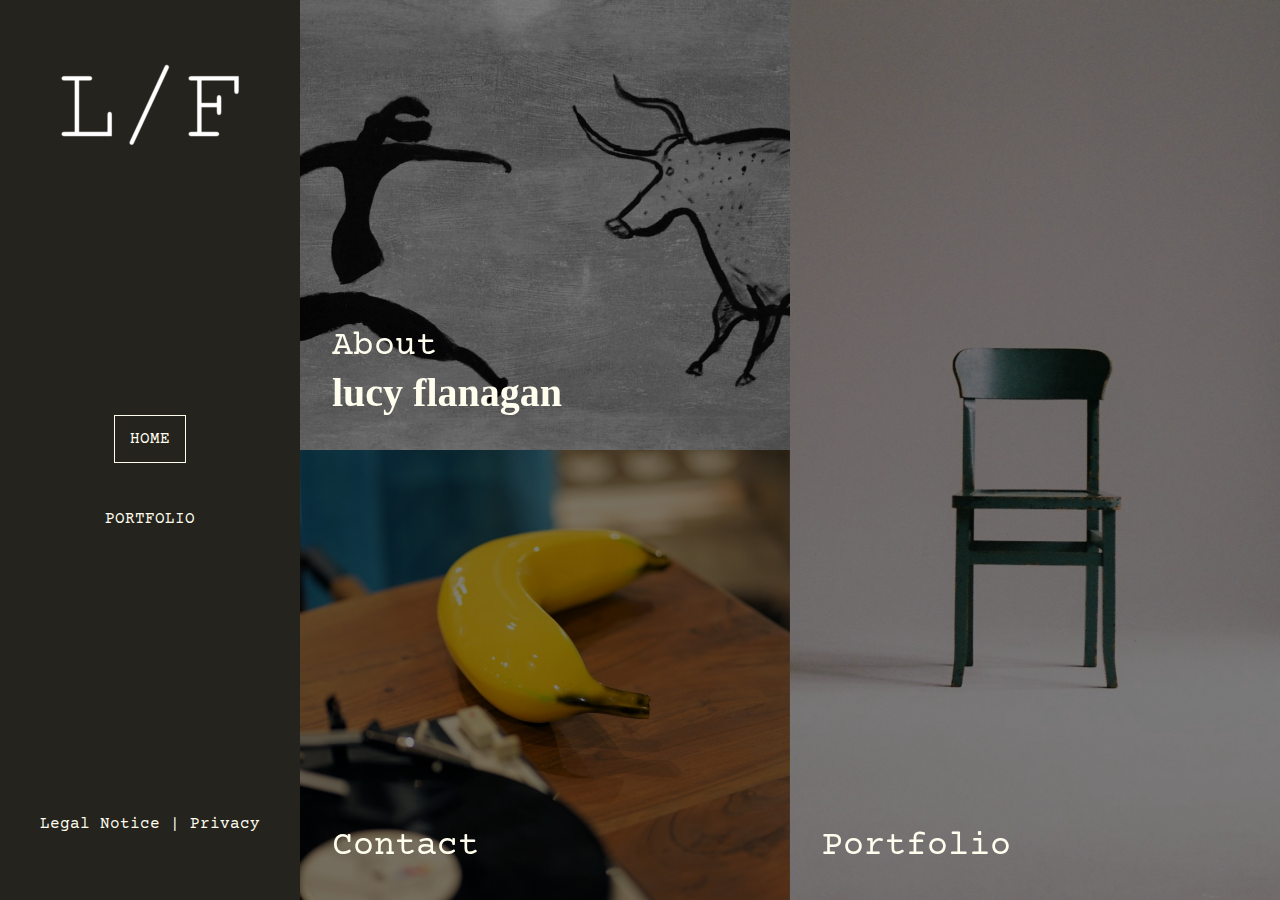
<file: index.html>
<!DOCTYPE html><html lang="en"><head><title>Lucy Flanagan - New York</title><meta http-equiv="Content-Type" content="text/html; charset=utf-8" /><meta name="keywords" content="interior design services, home decor, interior styling, furniture design, home improvement, Lucy Flanagan, New York" /><meta name="description" content="Lucy Flanagan" /><meta property="og:description" content="Lucy Flanagan" /><meta name="icbm" content="52.52,13.405" /><meta name="geo.position" content="52.52;13.405" /><meta name="geo.placename" content="Berlin" /><meta property="og:title" content="Lucy Flanagan - New York" /><meta property="og:type" content="website" /><meta property="og:locale" content="en" /><meta property="og:url" content="https://zxgames.site" /><meta name="viewport" content="width=device-width, initial-scale=1" /><link rel="icon" href="data:," /><link rel="preconnect" href="" /><link rel="stylesheet" type="text/css" media="screen" href="/webcard/static/app.min.1737454836.css"/><link rel="stylesheet" type="text/css" media="screen" href="/css/custom.250121223743.css" id="customcss"/><link rel="canonical" href="https://zxgames.site"/><script>if (!webcard) var webcard={};webcard.id=1288128;webcard.moduleId=10840639;webcard.culture="en";webcard.type=2;webcard.isEdit=false;webcard.isPreview=true;webcard.isMobile=/Android|webOS|iPhone|iPad|iPod|BlackBerry/i.test(navigator.userAgent);webcard.isTouch='ontouchstart' in window || navigator.msMaxTouchPoints > 0;webcard.googleMapsEmbedApiKey='AIzaSyDoOLq_ts27g3vEog9sGYB0GJSyWBDK9gs';webcard.googleMapsApiKey='';webcard.apiHost=location.host + '/api.php';var extraPath='';</script><link rel="preload" as="style" href="/g/fonts.css?family=Courier+Prime:300,regular,700&amp;subset=latin&amp;display=swap" /><link rel="stylesheet" media="print" onload="this.media='all'" href="/g/fonts.css?family=Courier+Prime:300,regular,700&amp;subset=latin&amp;display=swap" /><style>@media screen and (max-width: 975px) {  #ed-549627646 > .background-image-holder:not(.ed-lazyload) { background-image: url("/images/976%2C2668x2238%2B578%2B1/5307195/analog-art-beautiful-963486.jpg.jpeg") !important; }} @media screen and (max-width: 575px) {  #ed-549627646 > .background-image-holder:not(.ed-lazyload) { background-image: url("/images/576%2C2668x2238%2B578%2B1/5307195/analog-art-beautiful-963486.jpg.jpeg") !important; }} #ed-549627643 { flex-grow: 1; flex-basis: auto; } #ed-549627643 > .inner { place-content: flex-end; align-items: flex-end; } @media screen and (max-width: 975px) {  #ed-549627655 > .background-image-holder:not(.ed-lazyload) { background-image: url("/images/976/5307197/stone-age-2115390_1920.jpg.jpeg") !important; }} @media screen and (max-width: 575px) {  #ed-549627655 > .background-image-holder:not(.ed-lazyload) { background-image: url("/images/576/5307197/stone-age-2115390_1920.jpg.jpeg") !important; }} #ed-549627652 { flex-grow: 1; flex-basis: auto; } #ed-549627652 > .inner { place-content: flex-end; align-items: flex-end; } @media screen and (max-width: 975px) {  #ed-549627667 > .background-image-holder:not(.ed-lazyload) { background-image: url("/images/976/5307203/banana-3129831_1920.jpg.jpeg") !important; }} @media screen and (max-width: 575px) {  #ed-549627667 > .background-image-holder:not(.ed-lazyload) { background-image: url("/images/576/5307203/banana-3129831_1920.jpg.jpeg") !important; }} #ed-549627664 { flex-grow: 1; flex-basis: auto; } #ed-549627664 > .inner { place-content: flex-end; align-items: flex-end; } #ed-549627640 > .inner { flex-flow: column nowrap; align-items: stretch; } #ed-549627640 { max-width: 100%; flex-basis: auto; flex-grow: 1; height: 0px; } #ed-549627637 { min-height: 100vh; } #ed-549627637 > .inner { flex-direction: column; align-items: stretch; } @media screen and (max-width: 975px) {  #ed-549627637 { margin: 90px auto auto; }} @media screen and (max-width: 575px) {  #ed-549627637 { margin: 61px auto auto; min-height: 120vh; }} #ed-549627676 { flex-basis: auto; } #ed-549627673 > .inner { padding: 1rem; justify-content: space-around; align-items: center; } #ed-549627619 { text-align: center; } #ed-549627619 img { width: 180px; } @media screen and (max-width: 575px) {  #ed-549627619 img { width: 120px; }} @media screen and (max-width: 975px) {  #ed-549627619 { flex-basis: auto; }} #ed-549627622 { flex-basis: auto; flex-grow: 1; } #ed-549627631 { margin: auto 1rem auto auto; } #ed-549627628 > .inner { place-content: center flex-end; align-items: center; } #ed-549627628 { flex-grow: 1; flex-basis: auto; } #ed-549627616 { height: 100vh; position: fixed; z-index: 9; left: 0px; top: 0px; max-width: 300px; } #ed-549627616 > .inner { align-items: stretch; place-content: space-between center; flex-wrap: wrap; } @media screen and (max-width: 975px) {  #ed-549627616 { min-width: 100%; }} @media screen and (max-width: 975px) {  #ed-549627616 > .inner { place-content: stretch space-around; align-items: stretch; flex-flow: row wrap; }} @media screen and (max-width: 575px) {  #ed-549627616 > .inner { align-items: center; align-content: center; }} @media screen and (max-width: 575px) {  #ed-549627616 { margin: 0px 0px 0rem; }} @media screen and (max-width: 575px) {  #ed-549627616 { margin: 0px 0px 0rem; }} @media screen and (max-width: 575px) {  #ed-549627616 { margin: 0px; }} @media screen and (max-width: 575px) {  #ed-549627616 { margin: 0rem; }} @media screen and (max-width: 575px) {  #ed-549627616 { margin: 2rem; }} @media screen and (max-width: 575px) {  #ed-549627616 { margin: 0px 0px 0rem; }} @media screen and (max-width: 575px) {  #ed-549627616 { margin: 0px; }} @media screen and (max-width: 575px) {  #ed-549627616 { margin: 0rem 0px 0px; }}</style></head><body class="page-10840639 pagelayout-1 index slogan culture-en"><div class="ed-element ed-container banner preset-grid-banner-v2-default" id="ed-549627637"><div class="inner"><div class="ed-element ed-container flex-nowrap grid-banner-content" id="ed-549627640"><div class="inner"><div class="ed-element ed-container full-width flex-justify-content-end flex-align-items-end flex-align-content-end grid-banner-item grid-banner-item-four-two" id="ed-549627643"><div class="background"><div class="ed-element ed-image wv-bg" id="ed-549627646"><div class="background-image-holder ed-lazyload" data-background="url(&quot;/images/1920%2C2668x2238%2B578%2B1/5307195/analog-art-beautiful-963486.jpg.jpeg&quot;)" style="background-image: none;"></div></div></div><div class="overlay" style="background-color: rgb(0, 0, 0); opacity: 0.5;"></div><a class="inner" href="/portfolio"><div class="ed-element ed-headline custom-theme" id="ed-549627649"><h2><span class="color-background">Portfolio</span></h2></div></a></div><div class="ed-element ed-container full-width flex-justify-content-end flex-align-items-end flex-align-content-end grid-banner-item grid-banner-item-four-two" id="ed-549627652"><div class="background"><div class="ed-element ed-image wv-bg" id="ed-549627655"><div class="background-image-holder ed-lazyload" data-background="url(&quot;/images/1920/5307197/stone-age-2115390_1920.jpg.jpeg&quot;)" style="background-image: none;"></div></div></div><div class="overlay" style="background-color: rgb(0, 0, 0); opacity: 0.5;"></div><a class="inner" href="/portfolio"><div class="ed-element ed-headline custom-theme" id="ed-549627658"><h2><span class="color-background">About</span></h2></div><div class="ed-element ed-headline custom-theme" id="ed-549627661"><h1><span class="color-background">lucy flanagan</span></h1></div></a></div><div class="ed-element ed-container full-width flex-justify-content-end flex-align-items-end flex-align-content-end grid-banner-item grid-banner-item-four-two" id="ed-549627664"><div class="background"><div class="ed-element ed-image wv-bg" id="ed-549627667"><div class="background-image-holder ed-lazyload" data-background="url(&quot;/images/1920/5307203/banana-3129831_1920.jpg.jpeg&quot;)" style="background-image: none;"></div></div></div><div class="overlay" style="background-color: rgb(0, 0, 0); opacity: 0.5;"></div><a class="inner" href="/portfolio"><div class="ed-element ed-headline custom-theme" id="ed-549627670"><h2><span class="color-background">Contact</span></h2></div></a></div></div></div></div></div><div class="ed-element ed-container wv-boxed full-width bg-primary hide-lg" id="ed-549627673"><div class="inner"><div class="ed-element ed-text custom-theme" id="ed-549627676"><p style="text-align: center;"><span class="color-background"><a class="color-background" href="/legal-notice" title="">Legal Notice</a> | <a class="color-background" href="/privacy" title="">Privacy</a></span></p></div></div></div><div class="ed-element ed-container wv-boxed menu-wrapper preset-menu-v2-default wv-overflow_vertical sticky" id="ed-549627616"><div class="inner"><div class="ed-element ed-image logo" id="ed-549627619"><a href="/"><img src="data:image/svg+xml,%3Csvg%20width='180'%20viewBox='0%200%20180%2081.63265306122449'%20xmlns='http://www.w3.org/2000/svg'%3E%3Crect%20width='180'%20height='81.63265306122449'%20style='fill:%20%23F7F7F7'%20/%3E%3C/svg%3E" alt="Lucy Flanagan" data-src="/images/180/13497899/LF2.png" class="ed-lazyload"></a></div><div class="ed-element ed-menu" id="ed-549627622"><ul class="menu-level-0"><li class="active"><a class="active" id="menu-item-10840639" href="/">Home</a></li><li class="first"><a class="first" id="menu-item-10840645" href="/portfolio">Portfolio</a></li></ul></div><div class="ed-element ed-text custom-theme hide-md hide-sm" id="ed-549627625"><p style="text-align: center;"><span class="color-background"><a class="color-background" href="/legal-notice" title="">Legal Notice</a> | <a class="color-background" href="/privacy" title="">Privacy</a></span></p></div><div class="ed-element ed-container mobile-cont wv-overflow_visible" id="ed-549627628"><div class="inner"><div class="ed-element ed-icon" id="ed-549627631"><a href="tel:+ 123 - 4567 89"><svg xmlns="http://www.w3.org/2000/svg" viewBox="170 -787 659 875" data-icon="ico-phone" preserveAspectRatio="xMidYMid"><path d="M390.7 -496.7C270.4 -427.2 453.9 -83.1 585.6 -159.1L707.7 52.3C652.1 84.4 605.2 104.6 540.8 67.8 362 -34.4 165.2 -375.1 170.8 -578.3c1.9 -70.6 43.6 -98.3 97.9 -129.7 23.3 40.4 98.6 170.8 122 211.3zm50.4 -5.7c-13 7.5 -29.7 3.1 -37.3 -10l-115 -199.3c-7.5 -13 -3.1 -29.7 10 -37.3l60.5 -34.9c13 -7.5 29.7 -3.1 37.3 10L511.7 -574.6c7.5 13 3.1 29.7 -10 37.2l-60.6 35zM755.5 42.1c-13 7.5 -29.7 3.1 -37.3 -10l-115 -199.3c-7.5 -13 -3.1 -29.7 10 -37.3l60.5 -34.9c13 -7.5 29.7 -3.1 37.3 10L826.1 -30.1c7.5 13 3.1 29.7 -10 37.3l-60.6 34.9z"></path></svg></a></div><div class="ed-element ed-html menu-trigger" id="ed-549627634"><div class="menu-trigger-box"><div class="menu-trigger-inner"></div></div></div></div></div></div></div><script src="/webcard/static/app.bundle.1737454844.js"></script><script src="/js/custom.250121223743.js"></script></body>
</html>
</file>
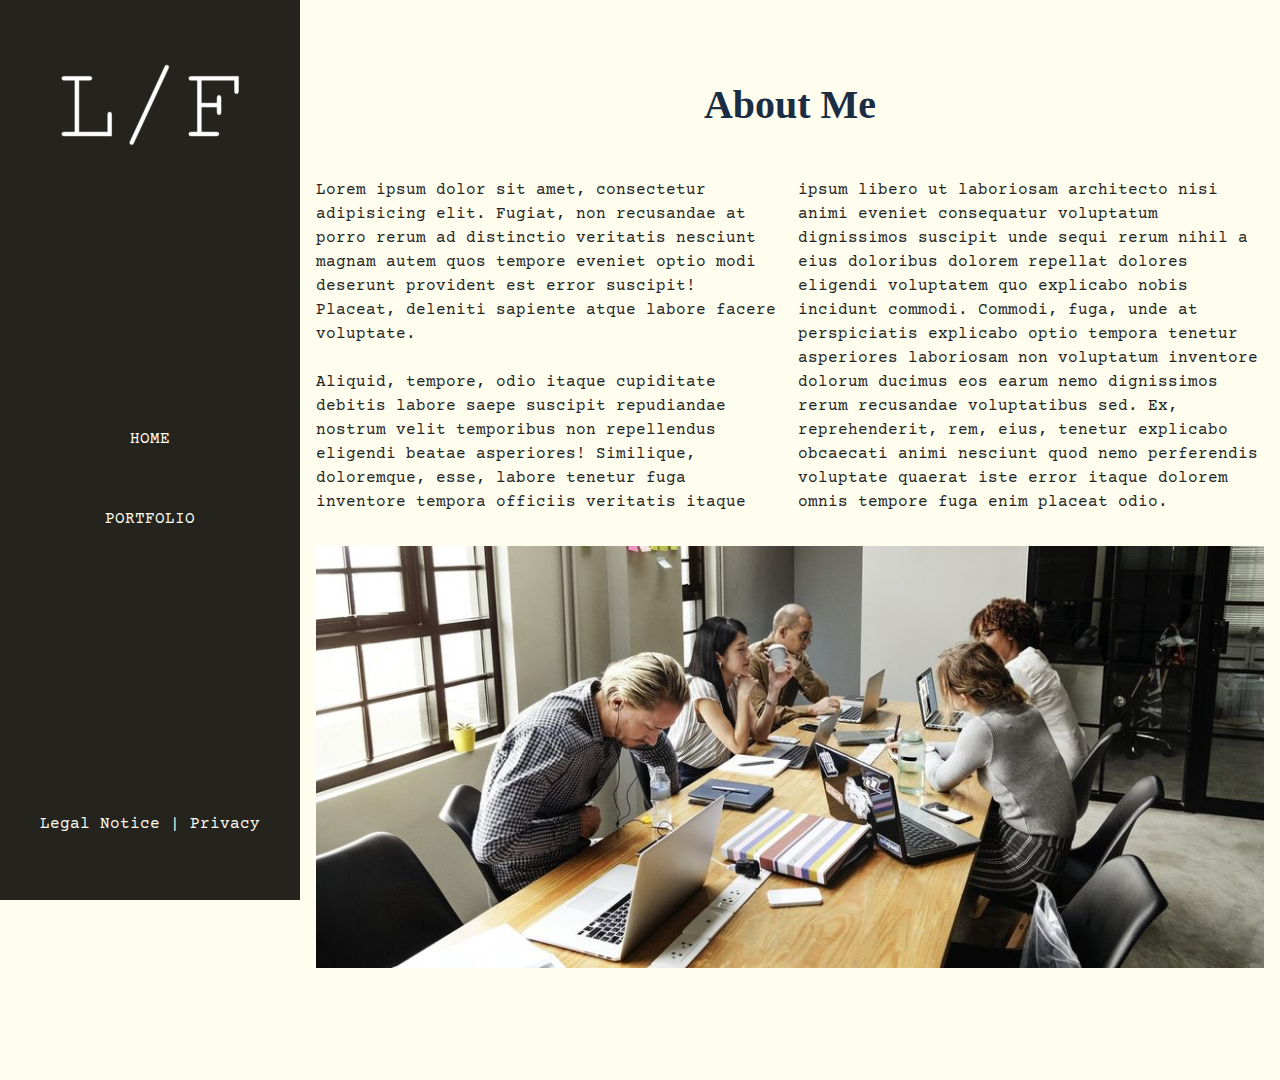
<file: about-me/index.html>
<!DOCTYPE html><html lang="en"><head><title>About Me - Lucy Flanagan</title><meta http-equiv="Content-Type" content="text/html; charset=utf-8" /><meta name="robots" content="noindex,nofollow" /><meta name="icbm" content="52.52,13.405" /><meta name="geo.position" content="52.52;13.405" /><meta name="geo.placename" content="Berlin" /><meta property="og:title" content="About Me - Lucy Flanagan" /><meta property="og:type" content="website" /><meta property="og:locale" content="en" /><meta property="og:url" content="https://zxgames.site/about-me" /><meta name="viewport" content="width=device-width, initial-scale=1" /><link rel="icon" href="data:," /><link rel="preconnect" href="" /><link rel="stylesheet" type="text/css" media="screen" href="/webcard/static/app.min.1737454836.css"/><link rel="stylesheet" type="text/css" media="screen" href="/css/custom.250121223743.css" id="customcss"/><link rel="canonical" href="https://zxgames.site/about-me"/><script>if (!webcard) var webcard={};webcard.id=1288128;webcard.moduleId=10840642;webcard.culture="en";webcard.type=2;webcard.isEdit=false;webcard.isPreview=true;webcard.isMobile=/Android|webOS|iPhone|iPad|iPod|BlackBerry/i.test(navigator.userAgent);webcard.isTouch='ontouchstart' in window || navigator.msMaxTouchPoints > 0;webcard.googleMapsEmbedApiKey='AIzaSyDoOLq_ts27g3vEog9sGYB0GJSyWBDK9gs';webcard.googleMapsApiKey='';webcard.apiHost=location.host + '/api.php';var extraPath='';</script><link rel="preload" as="style" href="/g/fonts.css?family=Courier+Prime:300,regular,700&amp;subset=latin&amp;display=swap" /><link rel="stylesheet" media="print" onload="this.media='all'" href="/g/fonts.css?family=Courier+Prime:300,regular,700&amp;subset=latin&amp;display=swap" /><style>#ed-549627685 h1 { text-align: center; } #ed-549627688 .space { height: 1rem; } #ed-549627691 .space { height: 2rem; } #ed-549627700 .space { height: 2rem; } #ed-549627703 img { width: 100%; object-position: center center; } #ed-549627706 .space { height: 2rem; } @media screen and (max-width: 975px) {  #ed-549627682 { margin: 5rem auto auto; }} @media screen and (max-width: 575px) {  #ed-549627682 { margin: 4rem auto auto; }} #ed-549627676 { flex-basis: auto; } #ed-549627709 > .inner { padding: 1rem; justify-content: space-around; align-items: center; } #ed-549627619 { text-align: center; } #ed-549627619 img { width: 180px; } @media screen and (max-width: 575px) {  #ed-549627619 img { width: 120px; }} @media screen and (max-width: 975px) {  #ed-549627619 { flex-basis: auto; }} #ed-549627622 { flex-basis: auto; flex-grow: 1; } #ed-549627631 { margin: auto 1rem auto auto; } #ed-549627628 > .inner { place-content: center flex-end; align-items: center; } #ed-549627628 { flex-grow: 1; flex-basis: auto; } #ed-549627679 { height: 100vh; position: fixed; z-index: 9; left: 0px; top: 0px; max-width: 300px; } #ed-549627679 > .inner { align-items: stretch; place-content: space-between center; flex-wrap: wrap; } @media screen and (max-width: 975px) {  #ed-549627679 { min-width: 100%; }} @media screen and (max-width: 975px) {  #ed-549627679 > .inner { place-content: stretch space-around; align-items: stretch; flex-flow: row wrap; }} @media screen and (max-width: 575px) {  #ed-549627679 > .inner { align-items: center; align-content: center; }} @media screen and (max-width: 575px) {  #ed-549627679 { margin: 0px 0px 0rem; }} @media screen and (max-width: 575px) {  #ed-549627679 { margin: 0px 0px 0rem; }} @media screen and (max-width: 575px) {  #ed-549627679 { margin: 0px; }} @media screen and (max-width: 575px) {  #ed-549627679 { margin: 0rem; }} @media screen and (max-width: 575px) {  #ed-549627679 { margin: 2rem; }} @media screen and (max-width: 575px) {  #ed-549627679 { margin: 0px 0px 0rem; }} @media screen and (max-width: 575px) {  #ed-549627679 { margin: 0px; }} @media screen and (max-width: 575px) {  #ed-549627679 { margin: 0rem 0px 0px; }}</style></head><body class="page-10840642 pagelayout-1 slogan culture-en"><div class="ed-element ed-container wv-boxed wv-spacer" id="ed-549627682"><div class="inner"><div class="ed-element ed-headline custom-theme" id="ed-549627685"><h1>About Me</h1></div><div class="ed-element ed-spacer" id="ed-549627688"><div class="space"></div></div><div class="ed-element ed-spacer" id="ed-549627691"><div class="space"></div></div><div class="ed-element ed-container wv-boxed wv-spacer wv-overflow_visible preset-text-v2-columns" id="ed-549627694"><div class="inner"><div class="ed-element ed-text custom-theme text" id="ed-549627697"><p>Lorem ipsum dolor sit amet, consectetur adipisicing elit. Fugiat, non recusandae at porro rerum ad distinctio veritatis nesciunt magnam autem quos tempore eveniet optio modi deserunt provident est error suscipit! Placeat, deleniti sapiente atque labore facere voluptate.&nbsp;</p><p><br></p><p>Aliquid, tempore, odio itaque cupiditate debitis labore saepe suscipit repudiandae nostrum velit temporibus non repellendus eligendi beatae asperiores! Similique, doloremque, esse, labore tenetur fuga inventore tempora officiis veritatis itaque ipsum libero ut laboriosam architecto nisi animi eveniet consequatur voluptatum dignissimos suscipit unde sequi rerum nihil a eius doloribus dolorem repellat dolores eligendi voluptatem quo explicabo nobis incidunt commodi. Commodi, fuga, unde at perspiciatis explicabo optio tempora tenetur asperiores laboriosam non voluptatum inventore dolorum ducimus eos earum nemo dignissimos rerum recusandae voluptatibus sed. Ex, reprehenderit, rem, eius, tenetur explicabo obcaecati animi nesciunt quod nemo perferendis voluptate quaerat iste error itaque dolorem omnis tempore fuga enim placeat odio.</p></div></div></div><div class="ed-element ed-spacer" id="ed-549627700"><div class="space"></div></div><div class="ed-element ed-image center" id="ed-549627703"><img src="data:image/svg+xml,%3Csvg%20width='100'%20viewBox='0%200%20100%2044.500723589001446'%20xmlns='http://www.w3.org/2000/svg'%3E%3Crect%20width='100'%20height='44.500723589001446'%20style='fill:%20%23F7F7F7'%20/%3E%3C/svg%3E" alt="" class="ed-lazyload" data-src="/images/1024%2C1920x854%2B0%2B417/5307233/pexels-photo-1204649.jpeg" srcset="data:image/svg+xml,%3Csvg%20width='100'%20viewBox='0%200%20100%2044.500723589001446'%20xmlns='http://www.w3.org/2000/svg'%3E%3Crect%20width='100'%20height='44.500723589001446'%20style='fill:%20%23F7F7F7'%20/%3E%3C/svg%3E 1w" data-srcset="/images/576%2C1920x854%2B0%2B417/5307233/pexels-photo-1204649.jpeg 576w, /images/976%2C1920x854%2B0%2B417/5307233/pexels-photo-1204649.jpeg 976w, /images/1024%2C1920x854%2B0%2B417/5307233/pexels-photo-1204649.jpeg 1024w"></div><div class="ed-element ed-spacer" id="ed-549627706"><div class="space"></div></div></div></div><div class="ed-element ed-reference ed-reference-container wv-boxed full-width bg-primary hide-lg" id="ed-549627709" data-reference="549627673"><div class="inner"><div class="ed-element ed-text custom-theme" id="ed-549627676"><p style="text-align: center;"><span class="color-background"><a class="color-background" href="/legal-notice" title="">Legal Notice</a> | <a class="color-background" href="/privacy" title="">Privacy</a></span></p></div></div></div><div class="ed-element ed-reference ed-reference-container wv-boxed menu-wrapper preset-menu-v2-default wv-overflow_vertical sticky" id="ed-549627679" data-reference="549627616"><div class="inner"><div class="ed-element ed-image logo" id="ed-549627619"><a href="/"><img src="data:image/svg+xml,%3Csvg%20width='180'%20viewBox='0%200%20180%2081.63265306122449'%20xmlns='http://www.w3.org/2000/svg'%3E%3Crect%20width='180'%20height='81.63265306122449'%20style='fill:%20%23F7F7F7'%20/%3E%3C/svg%3E" alt="Lucy Flanagan" data-src="/images/180/13497899/LF2.png" class="ed-lazyload"></a></div><div class="ed-element ed-menu" id="ed-549627622"><ul class="menu-level-0"><li class=""><a class="" id="menu-item-10840639" href="/">Home</a></li><li class="first"><a class="first" id="menu-item-10840645" href="/portfolio">Portfolio</a></li></ul></div><div class="ed-element ed-text custom-theme hide-md hide-sm" id="ed-549627625"><p style="text-align: center;"><span class="color-background"><a class="color-background" href="/legal-notice" title="">Legal Notice</a> | <a class="color-background" href="/privacy" title="">Privacy</a></span></p></div><div class="ed-element ed-container mobile-cont wv-overflow_visible" id="ed-549627628"><div class="inner"><div class="ed-element ed-icon" id="ed-549627631"><a href="tel:+ 123 - 4567 89"><svg xmlns="http://www.w3.org/2000/svg" viewBox="170 -787 659 875" data-icon="ico-phone" preserveAspectRatio="xMidYMid"><path d="M390.7 -496.7C270.4 -427.2 453.9 -83.1 585.6 -159.1L707.7 52.3C652.1 84.4 605.2 104.6 540.8 67.8 362 -34.4 165.2 -375.1 170.8 -578.3c1.9 -70.6 43.6 -98.3 97.9 -129.7 23.3 40.4 98.6 170.8 122 211.3zm50.4 -5.7c-13 7.5 -29.7 3.1 -37.3 -10l-115 -199.3c-7.5 -13 -3.1 -29.7 10 -37.3l60.5 -34.9c13 -7.5 29.7 -3.1 37.3 10L511.7 -574.6c7.5 13 3.1 29.7 -10 37.2l-60.6 35zM755.5 42.1c-13 7.5 -29.7 3.1 -37.3 -10l-115 -199.3c-7.5 -13 -3.1 -29.7 10 -37.3l60.5 -34.9c13 -7.5 29.7 -3.1 37.3 10L826.1 -30.1c7.5 13 3.1 29.7 -10 37.3l-60.6 34.9z"></path></svg></a></div><div class="ed-element ed-html menu-trigger" id="ed-549627634"><div class="menu-trigger-box"><div class="menu-trigger-inner"></div></div></div></div></div></div></div><script src="/webcard/static/app.bundle.1737454844.js"></script><script src="/js/custom.250121223743.js"></script></body>
</html>
</file>
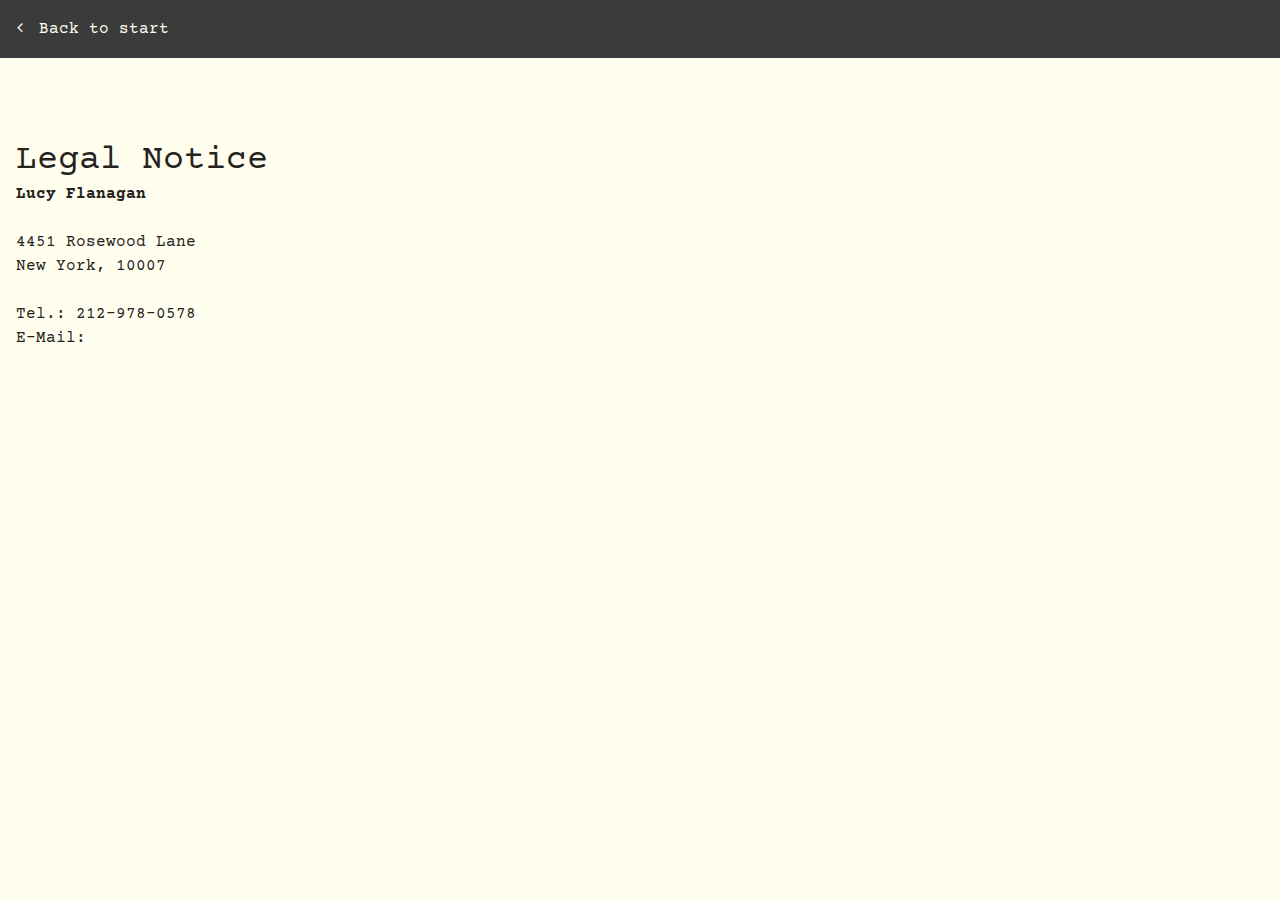
<file: legal-notice/index.html>
<!DOCTYPE html><html lang="en"><head><title>Legal Notice - Lucy Flanagan</title><meta http-equiv="Content-Type" content="text/html; charset=utf-8" /><meta name="robots" content="noindex,nofollow" /><meta name="icbm" content="52.52,13.405" /><meta name="geo.position" content="52.52;13.405" /><meta name="geo.placename" content="Berlin" /><meta property="og:title" content="Legal Notice - Lucy Flanagan" /><meta property="og:type" content="website" /><meta property="og:locale" content="en" /><meta property="og:url" content="https://zxgames.site/legal-notice" /><meta name="viewport" content="width=device-width, initial-scale=1" /><link rel="icon" href="data:," /><link rel="preconnect" href="" /><link rel="stylesheet" type="text/css" media="screen" href="/webcard/static/app.min.1737454836.css"/><link rel="stylesheet" type="text/css" media="screen" href="/css/custom.250121223743.css" id="customcss"/><link rel="canonical" href="https://zxgames.site/legal-notice"/><script>if (!webcard) var webcard={};webcard.id=1288128;webcard.moduleId=10840651;webcard.culture="en";webcard.type=2;webcard.isEdit=false;webcard.isPreview=true;webcard.isMobile=/Android|webOS|iPhone|iPad|iPod|BlackBerry/i.test(navigator.userAgent);webcard.isTouch='ontouchstart' in window || navigator.msMaxTouchPoints > 0;webcard.googleMapsEmbedApiKey='AIzaSyDoOLq_ts27g3vEog9sGYB0GJSyWBDK9gs';webcard.googleMapsApiKey='';webcard.apiHost=location.host + '/api.php';var extraPath='';</script><link rel="preload" as="style" href="/g/fonts.css?family=Courier+Prime:300,regular,700&amp;subset=latin&amp;display=swap" /><link rel="stylesheet" media="print" onload="this.media='all'" href="/g/fonts.css?family=Courier+Prime:300,regular,700&amp;subset=latin&amp;display=swap" /></head><body class="page-10840651 pagelayout-1 slogan culture-en"><div class="ed-element ed-container back-button wv-boxed preset-back-button-v2-default" id="ed-549628144"><div class="inner"><div class="ed-element ed-button custom-theme" id="ed-549628147"><a class="button button-default button-color-default center" href="/"><i class="fa fa-angle-left"></i>Back to start</a></div></div></div><div class="ed-element ed-container wv-boxed wv-spacer" id="ed-549628135"><div class="inner"><div class="ed-element ed-headline custom-theme" id="ed-549628138"><h2>Legal Notice</h2></div><div class="ed-element ed-text custom-theme" id="ed-549628141"><address><strong><span data-bind="customer.company">Lucy Flanagan</span></strong><br><span data-bind="customer.forename"></span> <span data-bind="customer.surname"></span><br><span data-bind="customer.street">4451 Rosewood Lane</span><br><span data-bind="customer.city">New York</span>, <span class="fr-deletable" contenteditable="false" data-bind="customer.zip">10007</span></address><p><br></p><p>Tel.: <span data-bind="customer.phone">212-978-0578</span><br>E-Mail: <a data-bind="customer.email" href="mailto:"></a></p></div></div></div><script src="/webcard/static/app.bundle.1737454844.js"></script><script src="/js/custom.250121223743.js"></script></body>
</html>
</file>
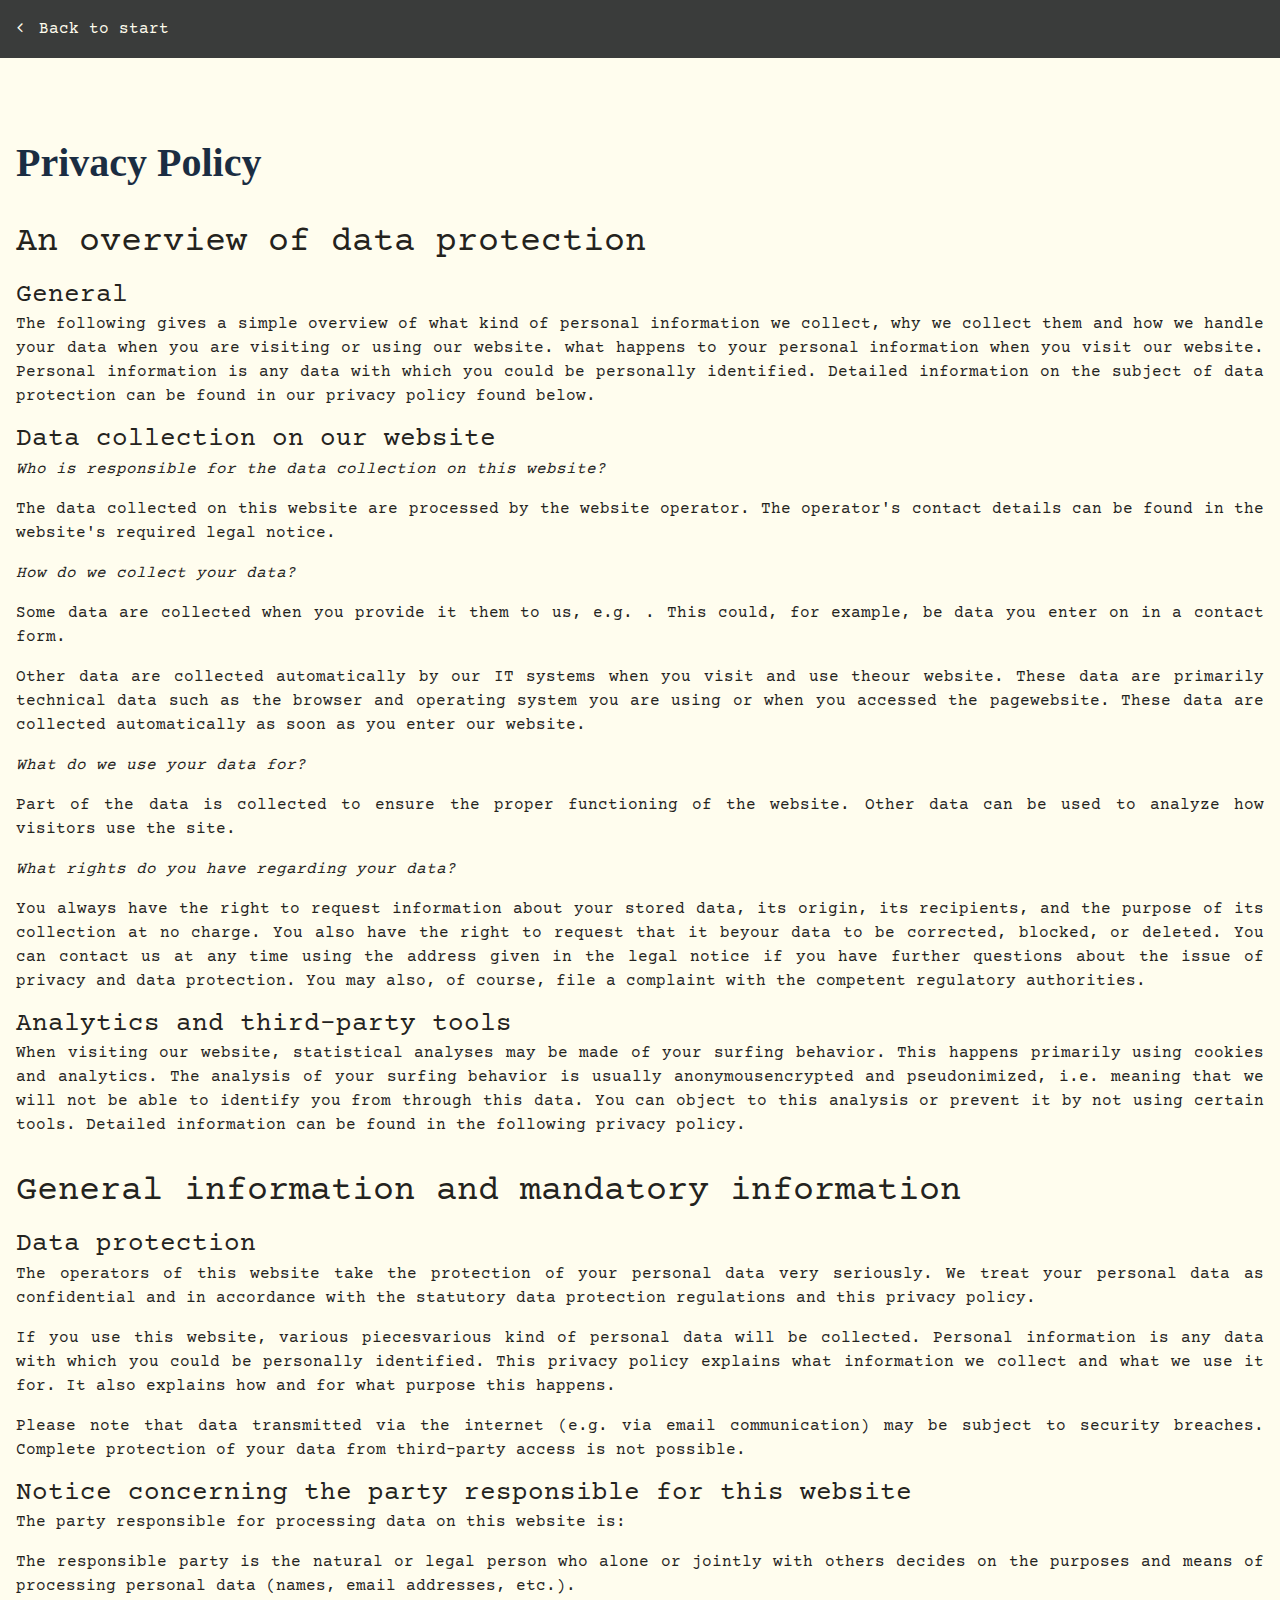
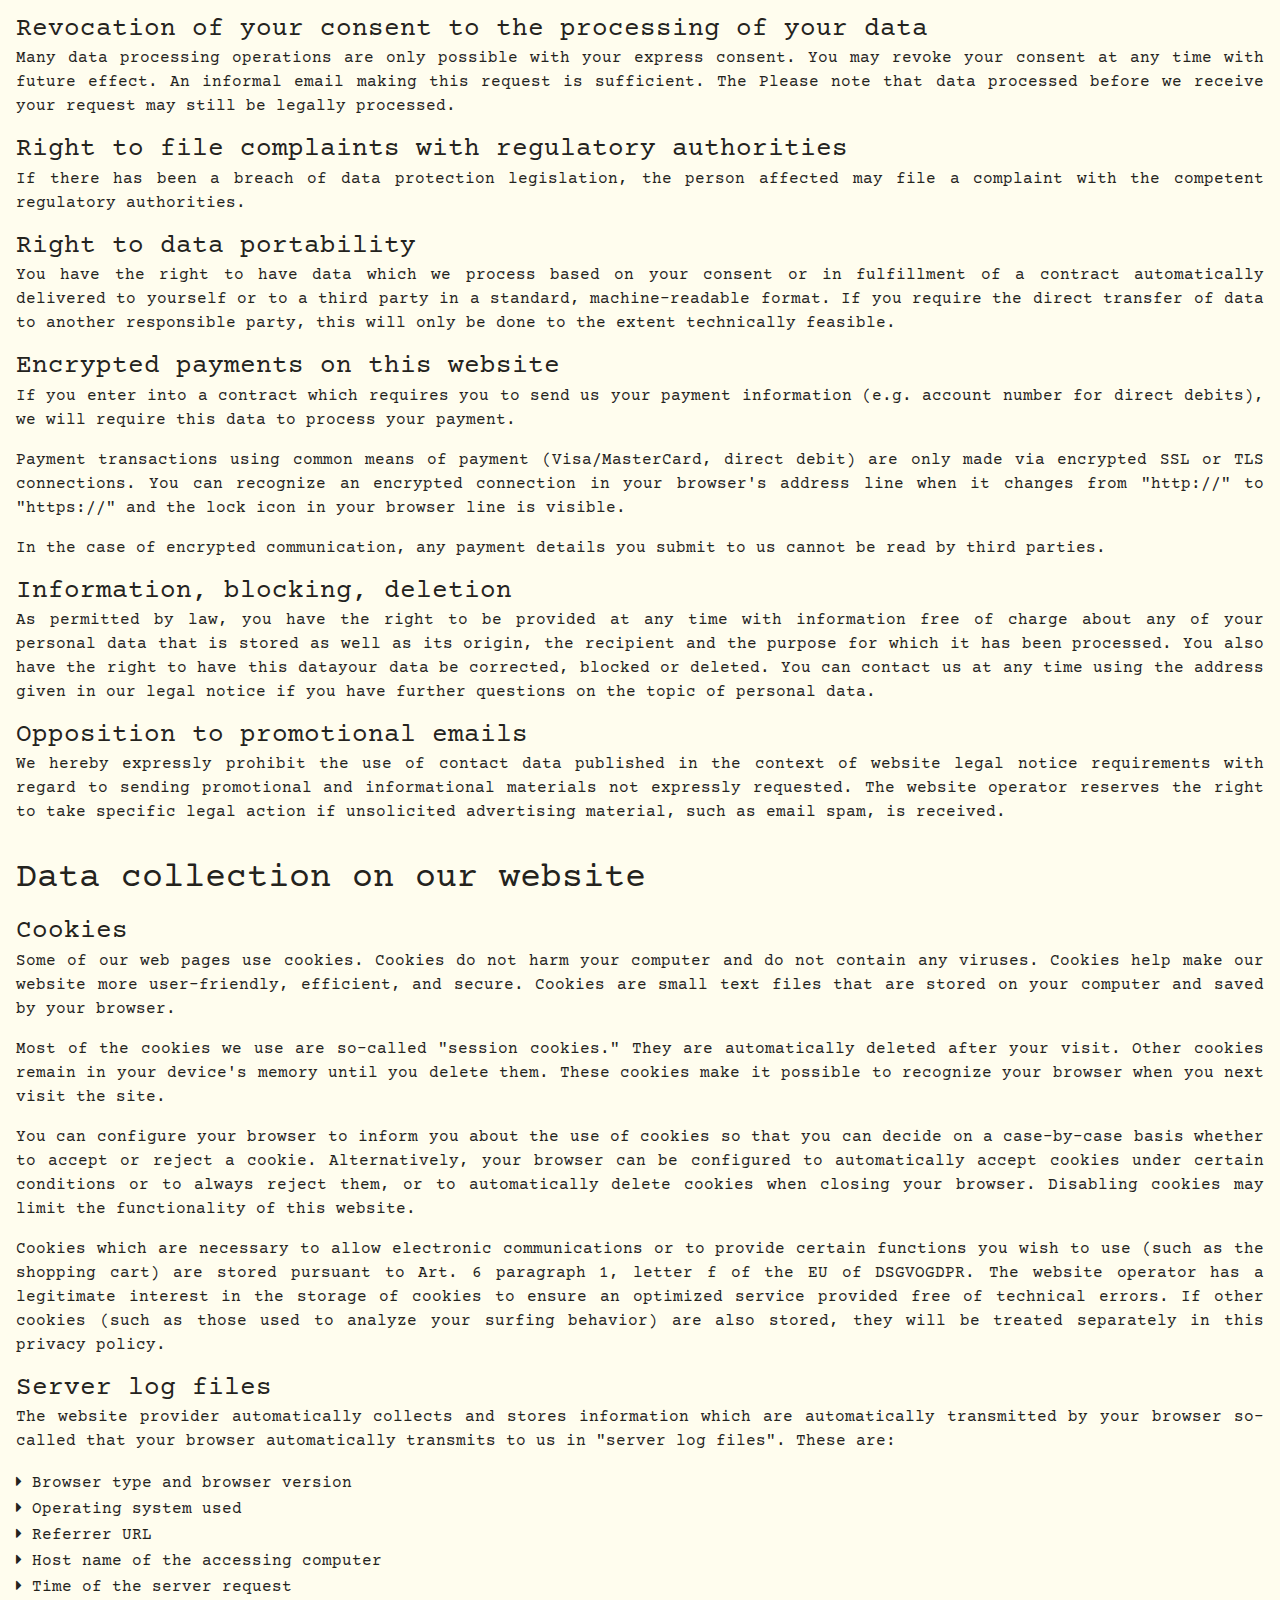
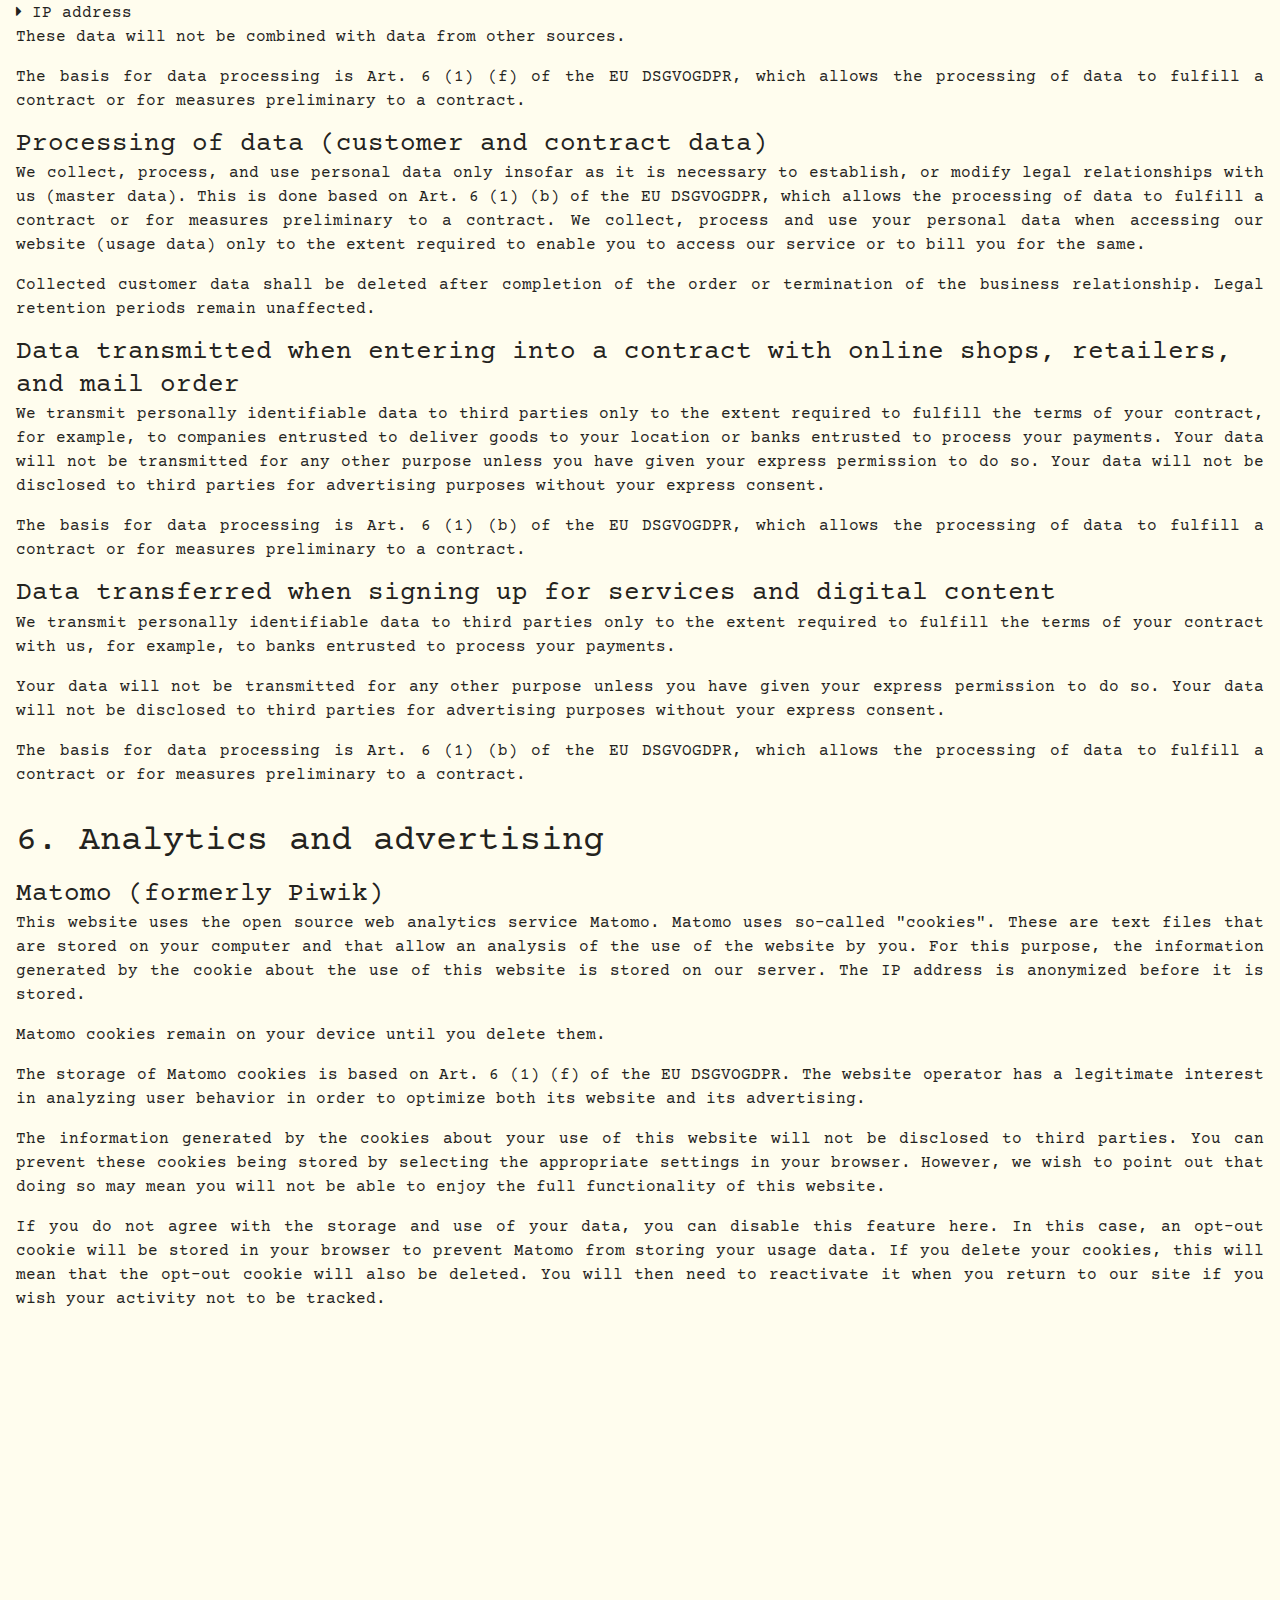
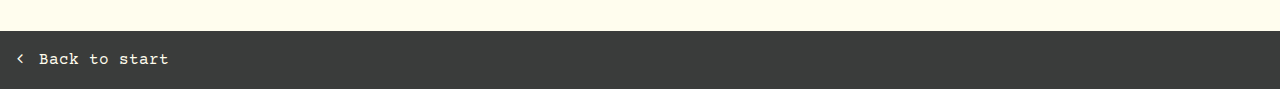
<file: privacy/index.html>
<!DOCTYPE html><html lang="en"><head><title>Privacy - Lucy Flanagan</title><meta http-equiv="Content-Type" content="text/html; charset=utf-8" /><meta name="robots" content="noindex,nofollow" /><meta name="icbm" content="52.52,13.405" /><meta name="geo.position" content="52.52;13.405" /><meta name="geo.placename" content="Berlin" /><meta property="og:title" content="Privacy - Lucy Flanagan" /><meta property="og:type" content="website" /><meta property="og:locale" content="en" /><meta property="og:url" content="https://zxgames.site/privacy" /><meta name="viewport" content="width=device-width, initial-scale=1" /><link rel="icon" href="data:," /><link rel="preconnect" href="" /><link rel="stylesheet" type="text/css" media="screen" href="/webcard/static/app.min.1737454836.css"/><link rel="stylesheet" type="text/css" media="screen" href="/css/custom.250121223743.css" id="customcss"/><link rel="canonical" href="https://zxgames.site/privacy"/><script>if (!webcard) var webcard={};webcard.id=1288128;webcard.moduleId=10840654;webcard.culture="en";webcard.type=2;webcard.isEdit=false;webcard.isPreview=true;webcard.isMobile=/Android|webOS|iPhone|iPad|iPod|BlackBerry/i.test(navigator.userAgent);webcard.isTouch='ontouchstart' in window || navigator.msMaxTouchPoints > 0;webcard.googleMapsEmbedApiKey='AIzaSyDoOLq_ts27g3vEog9sGYB0GJSyWBDK9gs';webcard.googleMapsApiKey='';webcard.apiHost=location.host + '/api.php';var extraPath='';</script><link rel="preload" as="style" href="/g/fonts.css?family=Courier+Prime:300,regular,700&amp;subset=latin&amp;display=swap" /><link rel="stylesheet" media="print" onload="this.media='all'" href="/g/fonts.css?family=Courier+Prime:300,regular,700&amp;subset=latin&amp;display=swap" /></head><body class="page-10840654 pagelayout-1 slogan culture-en"><div class="ed-element ed-reference ed-reference-container back-button wv-boxed preset-back-button-v2-default" id="ed-549628156" data-reference="549628144"><div class="inner"><div class="ed-element ed-button custom-theme" id="ed-549628147"><a class="button button-default button-color-default center" href="/"><i class="fa fa-angle-left"></i>Back to start</a></div></div></div><div class="ed-element ed-container wv-boxed wv-spacer" id="ed-549628150"><div class="inner"><div class="ed-element ed-privacy legal" id="ed-549628153">
<div id="datenschutz"><h1>Privacy Policy</h1></div>


<div><h2>An overview of data protection</h2></div>

<div><h3>General</h3></div>
<p>The following gives a simple overview of what kind of personal information we collect, why we collect them and how we handle your data when you are visiting or using our website. what happens to your personal information when you visit our website. Personal information is any data with which you could be personally identified. Detailed information on the subject of data protection can be found in our privacy policy found below.</p>

<div><h3>Data collection on our website</h3></div>
<p><em>Who is responsible for the data collection on this website?</em></p>
<p>The data collected on this website are processed by the website operator. The operator's contact details can be found in the website's required legal notice.</p>
<p><em>How do we collect your data?</em></p>
<p>Some data are collected when you provide it them to us, e.g. . This could, for example, be data you enter on in a contact form.</p>
<p>Other data are collected automatically by our IT systems when you visit and use theour website. These data are primarily technical data such as the browser and operating system you are using or when you accessed the pagewebsite. These data are collected automatically as soon as you enter our website.</p>
<p><em>What do we use your data for?</em></p>
<p>Part of the data is collected to ensure the proper functioning of the website. Other data can be used to analyze how visitors use the site.</p>
<p><em>What rights do you have regarding your data?</em></p>
<p>You always have the right to request information about your stored data, its origin, its recipients, and the purpose of its collection at no charge. You also have the right to request that it beyour data to be corrected, blocked, or deleted. You can contact us at any time using the address given in the legal notice if you have further questions about the issue of privacy and data protection. You may also, of course, file a complaint with the competent regulatory authorities.</p>
<div><h3>Analytics and third-party tools</h3></div>
<p>When visiting our website, statistical analyses may be made of your surfing behavior. This happens primarily using cookies and analytics. The analysis of your surfing behavior is usually anonymousencrypted and pseudonimized, i.e. meaning that we will not be able to identify you from through this data. You can object to this analysis or prevent it by not using certain tools. Detailed information can be found in the following privacy policy.</p>
<div><h2>General information and mandatory information</h2></div>

<div><h3>Data protection</h3></div>
<p>The operators of this website take the protection of your personal data very seriously. We treat your personal data as confidential and in accordance with the statutory data protection regulations and this privacy policy.</p>
<p>If you use this website, various piecesvarious kind  of personal data will be collected. Personal information is any data with which you could be personally identified. This privacy policy explains what information we collect and what we use it for. It also explains how and for what purpose this happens.</p>
<p>Please note that data transmitted via the internet (e.g. via email communication) may be subject to security breaches. Complete protection of your data from third-party access is not possible.</p>

<div><h3>Notice concerning the party responsible for this website</h3></div>
<p>The party responsible for processing data on this website is:</p>
<p>The responsible party is the natural or legal person who alone or jointly with others decides on the purposes and means of processing personal data (names, email addresses, etc.).</p>

<div><h3>Revocation of your consent to the processing of your data</h3></div>
<p>Many data processing operations are only possible with your express consent. You may revoke your consent at any time with future effect. An informal email making this request is sufficient. The Please note that data processed before we receive your request may still be legally processed.</p>

<div><h3>Right to file complaints with regulatory authorities</h3></div>
<p>If there has been a breach of data protection legislation, the person affected may file a complaint with the competent regulatory authorities.</p>

<div><h3>Right to data portability</h3></div>
<p>You have the right to have data which we process based on your consent or in fulfillment of a contract automatically delivered to yourself or to a third party in a standard, machine-readable format. If you require the direct transfer of data to another responsible party, this will only be done to the extent technically feasible.</p>


<div><h3>Encrypted payments on this website</h3></div>
<p> If you enter into a contract which requires you to send us your payment information (e.g. account number for direct debits), we will require this data to process your payment.</p>
<p> Payment transactions using common means of payment (Visa/MasterCard, direct debit) are only made via encrypted SSL or TLS connections. You can recognize an encrypted connection in your browser's address line when it changes from &quot;http://&quot; to &quot;https://&quot; and the lock icon in your browser line is visible.</SPAN></p>
<p> In the case of encrypted communication, any payment details you submit to us cannot be read by third parties.</p>

<div><h3>Information, blocking, deletion</h3></div>
<p>As permitted by law, you have the right to be provided at any time with information free of charge about any of your personal data that is stored as well as its origin, the recipient and the purpose for which it has been processed. You also have the right to have this datayour data be corrected, blocked or deleted. You can contact us at any time using the address given in our legal notice if you have further questions on the topic of personal data.</p>

<div><h3>Opposition to promotional emails</h3></div>
<p>We hereby expressly prohibit the use of contact data published in the context of website legal notice requirements with regard to sending promotional and informational materials not expressly requested. The website operator reserves the right to take specific legal action if unsolicited advertising material, such as email spam, is received.</p>

<div><h2>Data collection on our website</h2></div>

<div><h3>Cookies</h3></div>
<p>Some of our web pages use cookies. Cookies do not harm your computer and do not contain any viruses. Cookies help make our website more user-friendly, efficient, and secure. Cookies are small text files that are stored on your computer and saved by your browser.</p>
<p>Most of the cookies we use are so-called &quot;session cookies.&quot; They are automatically deleted after your visit. Other cookies remain in your device's memory until you delete them. These cookies make it possible to recognize your browser when you next visit the site.</p>
<p>You can configure your browser to inform you about the use of cookies so that you can decide on a case-by-case basis whether to accept or reject a cookie. Alternatively, your browser can be configured to automatically accept cookies under certain conditions or to always reject them, or to automatically delete cookies when closing your browser. Disabling cookies may limit the functionality of this website.</p>
<p>Cookies which are necessary to allow electronic communications or to provide certain functions you wish to use (such as the shopping cart) are stored pursuant to Art. 6 paragraph 1, letter f of the EU of DSGVOGDPR. The website operator has a legitimate interest in the storage of cookies to ensure an optimized service provided free of technical errors. If other cookies (such as those used to analyze your surfing behavior) are also stored, they will be treated separately in this privacy policy.</p>

<div><h3>Server log files</h3></div>
<p>The website provider automatically collects and stores information which are automatically transmitted by your browser so-called that your browser automatically transmits to us in &quot;server log files&quot;. These are:</p>
<UL>
    <li><span>Browser type and browser version</span></li>
    <li><span>Operating system used</span></li>
    <li><span>Referrer URL</span></li>
    <li><span>Host name of the accessing computer</span></li>
    <li><span>Time of the server request</span></li>
    <li><span>IP address</span></li>
</UL>
<p>These data will not be combined with data from other sources.</p>
<p>The basis for data processing is Art. 6 (1) (f) of the EU DSGVOGDPR, which allows the processing of data to fulfill a contract or for measures preliminary to a contract.</p>


<div><h3>Processing of data (customer and contract data)</h3></div>
<p>We collect, process, and use personal data only insofar as it is necessary to establish, or modify legal relationships with us (master data). This is done based on Art. 6 (1) (b) of the EU DSGVOGDPR, which allows the processing of data to fulfill a contract or for measures preliminary to a contract. We collect, process and use your personal data when accessing our website (usage data) only to the extent required to enable you to access our service or to bill you for the same.</p>
<p>Collected customer data shall be deleted after completion of the order or termination of the business relationship. Legal retention periods remain unaffected.</p>
<div><h3>Data transmitted when entering into a contract with online shops, retailers, and mail order</h3></div>
<p>We transmit personally identifiable data to third parties only to the extent required to fulfill the terms of your contract, for example, to companies entrusted to deliver goods to your location or banks entrusted to process your payments. Your data will not be transmitted for any other purpose unless you have given your express permission to do so. Your data will not be disclosed to third parties for advertising purposes without your express consent.</p>
<p>The basis for data processing is Art. 6 (1) (b) of the EU DSGVOGDPR, which allows the processing of data to fulfill a contract or for measures preliminary to a contract.</p>

<div><h3>Data transferred when signing up for services and digital content</h3></div>
<p>We transmit personally identifiable data to third parties only to the extent required to fulfill the terms of your contract with us, for example, to banks entrusted to process your payments.</p>
<p>Your data will not be transmitted for any other purpose unless you have given your express permission to do so. Your data will not be disclosed to third parties for advertising purposes without your express consent.</p>
<p>The basis for data processing is Art. 6 (1) (b) of the EU DSGVOGDPR, which allows the processing of data to fulfill a contract or for measures preliminary to a contract.</p>







<div><h2>6. Analytics and advertising</h2></div>

<div><h3>Matomo (formerly Piwik)</h3></div>
<p>This website uses the open source web analytics service Matomo. Matomo uses so-called &quot;cookies&quot;. These are text files that are stored on your computer and that allow an analysis of the use of the website by you. For this purpose, the information generated by the cookie about the use of this website is stored on our server. The IP address is anonymized before it is stored.</p>
<p>Matomo cookies remain on your device until you delete them.</p>
<p>The storage of Matomo cookies is based on Art. 6 (1) (f) of the EU DSGVOGDPR. The website operator has a legitimate interest in analyzing user behavior in order to optimize both its website and its advertising.</p>
<p>The information generated by the cookies about your use of this website will not be disclosed to third parties. You can prevent these cookies being stored by selecting the appropriate settings in your browser. However, we wish to point out that doing so may mean you will not be able to enjoy the full functionality of this website.</p>
<p>If you do not agree with the storage and use of your data, you can disable this feature here. In this case, an opt-out cookie will be stored in your browser to prevent Matomo from storing your usage data. If you delete your cookies, this will mean that the opt-out cookie will also be deleted. You will then need to reactivate it when you return to our site if you wish your activity not to be tracked.</p>
<p><iframe style="border: 0; height: 200px; width: 100%;" src="https://www.page-stats.de/index.php?module=CoreAdminHome&action=optOut&language=en&backgroundColor=ffffff&fontColor=&fontSize=&fontFamily=Arial"></iframe></p>


</div></div></div><div class="ed-element ed-reference ed-reference-container back-button wv-boxed preset-back-button-v2-default" id="ed-549628159" data-reference="549628144"><div class="inner"><div class="ed-element ed-button custom-theme" id="ed-549628147"><a class="button button-default button-color-default center" href="/"><i class="fa fa-angle-left"></i>Back to start</a></div></div></div><script src="/webcard/static/app.bundle.1737454844.js"></script><script src="/js/custom.250121223743.js"></script></body>
</html>
</file>
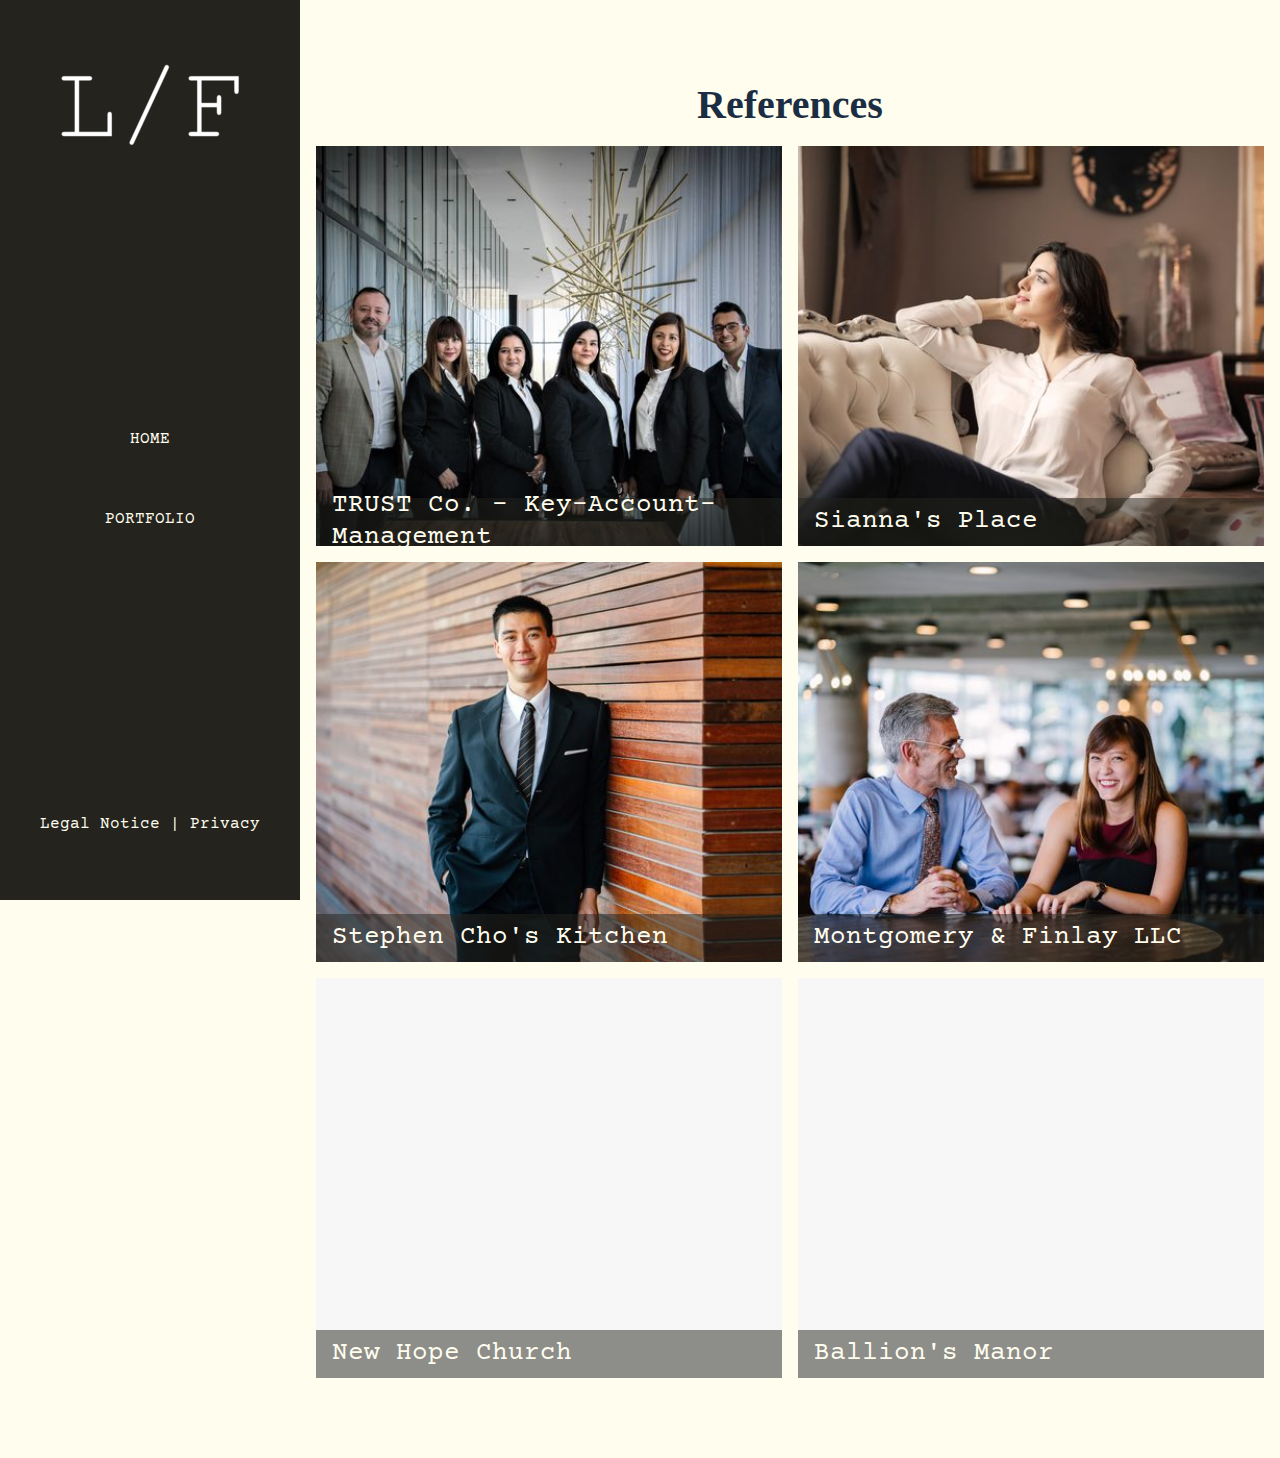
<file: references/index.html>
<!DOCTYPE html><html lang="en"><head><title>References - Lucy Flanagan</title><meta http-equiv="Content-Type" content="text/html; charset=utf-8" /><meta name="robots" content="noindex,nofollow" /><meta name="icbm" content="52.52,13.405" /><meta name="geo.position" content="52.52;13.405" /><meta name="geo.placename" content="Berlin" /><meta property="og:title" content="References - Lucy Flanagan" /><meta property="og:type" content="website" /><meta property="og:locale" content="en" /><meta property="og:url" content="https://zxgames.site/references" /><meta name="viewport" content="width=device-width, initial-scale=1" /><link rel="icon" href="data:," /><link rel="preconnect" href="" /><link rel="stylesheet" type="text/css" media="screen" href="/webcard/static/app.min.1737454836.css"/><link rel="stylesheet" type="text/css" media="screen" href="/css/custom.250121223743.css" id="customcss"/><link rel="canonical" href="https://zxgames.site/references"/><script>if (!webcard) var webcard={};webcard.id=1288128;webcard.moduleId=10840648;webcard.culture="en";webcard.type=2;webcard.isEdit=false;webcard.isPreview=true;webcard.isMobile=/Android|webOS|iPhone|iPad|iPod|BlackBerry/i.test(navigator.userAgent);webcard.isTouch='ontouchstart' in window || navigator.msMaxTouchPoints > 0;webcard.googleMapsEmbedApiKey='AIzaSyDoOLq_ts27g3vEog9sGYB0GJSyWBDK9gs';webcard.googleMapsApiKey='';webcard.apiHost=location.host + '/api.php';var extraPath='';</script><link rel="preload" as="style" href="/g/fonts.css?family=Courier+Prime:300,regular,700&amp;subset=latin&amp;display=swap" /><link rel="stylesheet" media="print" onload="this.media='all'" href="/g/fonts.css?family=Courier+Prime:300,regular,700&amp;subset=latin&amp;display=swap" /><style>#ed-549628003 h1 { text-align: center; } #ed-549628006 .space { height: 1rem; } #ed-549628012 img { height: 400px; } @media screen and (max-width: 975px) {  #ed-549628012 img { height: 250px; }} @media screen and (max-width: 575px) {  #ed-549628012 img { height: 200px; }} #ed-549628021 .space { height: 15px; } #ed-549628027 .space { height: 15px; } #ed-549628015 { flex-shrink: 1; } #ed-549628036 img { height: 400px; } @media screen and (max-width: 975px) {  #ed-549628036 img { height: 250px; }} @media screen and (max-width: 575px) {  #ed-549628036 img { height: 200px; }} #ed-549628045 .space { height: 15px; } #ed-549628051 .space { height: 15px; } #ed-549628039 { flex-shrink: 1; } #ed-549628054 img { height: 400px; } @media screen and (max-width: 975px) {  #ed-549628054 img { height: 250px; }} @media screen and (max-width: 575px) {  #ed-549628054 img { height: 200px; }} #ed-549628063 .space { height: 15px; } #ed-549628057 { flex-shrink: 1; } #ed-549628072 img { height: 400px; } @media screen and (max-width: 975px) {  #ed-549628072 img { height: 250px; }} @media screen and (max-width: 575px) {  #ed-549628072 img { height: 200px; }} #ed-549628081 .space { height: 15px; } #ed-549628087 .space { height: 15px; } #ed-549628075 { flex-shrink: 1; } #ed-549628093 img { height: 400px; } @media screen and (max-width: 975px) {  #ed-549628093 img { height: 250px; }} @media screen and (max-width: 575px) {  #ed-549628093 img { height: 200px; }} #ed-549628102 .space { height: 15px; } #ed-549628096 { flex-shrink: 1; } #ed-549628108 img { height: 400px; } @media screen and (max-width: 975px) {  #ed-549628108 img { height: 250px; }} @media screen and (max-width: 575px) {  #ed-549628108 img { height: 200px; }} #ed-549628117 .space { height: 15px; } #ed-549628123 .space { height: 15px; } #ed-549628111 { flex-shrink: 1; } @media screen and (max-width: 975px) {  #ed-549628000 { margin: 5rem auto auto; }} @media screen and (max-width: 575px) {  #ed-549628000 { margin: 4rem auto auto; }} #ed-549627676 { flex-basis: auto; } #ed-549628132 > .inner { padding: 1rem; justify-content: space-around; align-items: center; } #ed-549627619 { text-align: center; } #ed-549627619 img { width: 180px; } @media screen and (max-width: 575px) {  #ed-549627619 img { width: 120px; }} @media screen and (max-width: 975px) {  #ed-549627619 { flex-basis: auto; }} #ed-549627622 { flex-basis: auto; flex-grow: 1; } #ed-549627631 { margin: auto 1rem auto auto; } #ed-549627628 > .inner { place-content: center flex-end; align-items: center; } #ed-549627628 { flex-grow: 1; flex-basis: auto; } #ed-549627997 { height: 100vh; position: fixed; z-index: 9; left: 0px; top: 0px; max-width: 300px; } #ed-549627997 > .inner { align-items: stretch; place-content: space-between center; flex-wrap: wrap; } @media screen and (max-width: 975px) {  #ed-549627997 { min-width: 100%; }} @media screen and (max-width: 975px) {  #ed-549627997 > .inner { place-content: stretch space-around; align-items: stretch; flex-flow: row wrap; }} @media screen and (max-width: 575px) {  #ed-549627997 > .inner { align-items: center; align-content: center; }} @media screen and (max-width: 575px) {  #ed-549627997 { margin: 0px 0px 0rem; }} @media screen and (max-width: 575px) {  #ed-549627997 { margin: 0px 0px 0rem; }} @media screen and (max-width: 575px) {  #ed-549627997 { margin: 0px; }} @media screen and (max-width: 575px) {  #ed-549627997 { margin: 0rem; }} @media screen and (max-width: 575px) {  #ed-549627997 { margin: 2rem; }} @media screen and (max-width: 575px) {  #ed-549627997 { margin: 0px 0px 0rem; }} @media screen and (max-width: 575px) {  #ed-549627997 { margin: 0px; }} @media screen and (max-width: 575px) {  #ed-549627997 { margin: 0rem 0px 0px; }}</style></head><body class="page-10840648 pagelayout-1 slogan culture-en"><div class="ed-element ed-container wv-boxed wv-spacer" id="ed-549628000"><div class="inner"><div class="ed-element ed-headline custom-theme" id="ed-549628003"><h1>References</h1></div><div class="ed-element ed-spacer" id="ed-549628006"><div class="space"></div></div><div class="ed-element ed-container wv-boxed wv-spacer preset-image-accordion-v3-default" id="ed-549628009"><div class="inner"><div class="ed-element ed-image left image-accordion-trigger" id="ed-549628012"><a href="#!next" class="wv-link-elm active"><img src="data:image/svg+xml,%3Csvg%20width='800'%20viewBox='0%200%20800%20533.3784928027096'%20xmlns='http://www.w3.org/2000/svg'%3E%3Crect%20width='800'%20height='533.3784928027096'%20style='fill:%20%23F7F7F7'%20/%3E%3C/svg%3E" alt="" data-src="/images/1024/5307828/business-career-confidence-776615.jpg.jpeg" class="lazyload ed-lazyload" style="object-fit: cover;" data-srcset="/images/576/5307828/business-career-confidence-776615.jpg.jpeg 576w, /images/976/5307828/business-career-confidence-776615.jpg.jpeg 976w, /images/1024/5307828/business-career-confidence-776615.jpg.jpeg 1024w, /images/2048/5307828/business-career-confidence-776615.jpg.jpeg 2x"><br><span><h3 style="text-align: left;"><span class="color-background">TRUST Co. - Key-Account-Management</span></h3></span></a></div><div class="ed-element ed-container image-accordion-content wv-overflow_visible animation-initial" id="ed-549628015" data-animation="{&quot;type&quot;:&quot;slide&quot;,&quot;initial&quot;:&quot;hide&quot;,&quot;keepHeight&quot;:false,&quot;duration&quot;:&quot;0.5s&quot;,&quot;delay&quot;:&quot;0s&quot;,&quot;overlay&quot;:{&quot;width&quot;:&quot;auto&quot;},&quot;trigger&quot;:&quot;&quot;,&quot;group&quot;:{&quot;name&quot;:&quot;image-accordion_8b74&quot;,&quot;behavior&quot;:{&quot;show&quot;:&quot;hide&quot;,&quot;hide&quot;:&quot;hide&quot;}}}"><div class="inner"><div class="ed-element ed-headline custom-theme" id="ed-549628018"><h2>TRUST Co. - Key-Account-Management</h2></div><div class="ed-element ed-spacer" id="ed-549628021"><div class="space"></div></div><div class="ed-element ed-text custom-theme" id="ed-549628024"><p>Lorem ipsum dolor sit amet, consectetur adipisicing elit. Natus, dolores, at, nisi eligendi repellat voluptatem minima officia veritatis quasi animi porro laudantium dicta dolor voluptate non maiores ipsum reprehenderit odio fugiat reiciendis consectetur fuga pariatur libero accusantium quod minus odit debitis cumque quo adipisci vel vitae aliquid corrupti perferendis voluptates.</p><p><br></p><p>Lorem ipsum dolor sit amet, consectetur adipisicing elit. Natus, dolores, at, nisi eligendi repellat voluptatem minima officia veritatis quasi animi porro laudantium dicta dolor voluptate non maiores ipsum reprehenderit odio fugiat reiciendis consectetur fuga pariatur libero accusantium quod minus odit debitis cumque quo adipisci vel vitae aliquid corrupti perferendis voluptates.</p></div><div class="ed-element ed-spacer" id="ed-549628027"><div class="space"></div></div><div class="ed-element ed-container preset-gallery-v3-captions" id="ed-549628030"><div class="inner"><div class="ed-element ed-gallery noshadow border-none" id="ed-549628033"><ul class="ed-gallery-items v2" style="margin: 0px;" data-parameters="{&quot;items&quot;:[{&quot;image&quot;:&quot;/images/0/5307830/architectural-design-architecture-ceiling-380768.jpg.jpeg&quot;,&quot;title&quot;:&quot;The office&quot;},{&quot;image&quot;:&quot;/images/0/5307831/adult-agency-business-380769.jpg.jpeg&quot;,&quot;title&quot;:&quot;Workspace&quot;}],&quot;size&quot;:&quot;800px&quot;,&quot;ratio&quot;:1,&quot;horizontal&quot;:&quot;0px&quot;,&quot;vertical&quot;:&quot;0px&quot;,&quot;enlarge&quot;:true}"><li id="ed-gallery-item_5307830" class="ed-gallery-thumb" style="width: 800px; padding: 0px;"><a href="/images/1200/5307830/architectural-design-architecture-ceiling-380768.jpg.jpeg" target="_blank" title="The office"><img src="data:image/svg+xml,%3Csvg%20width='800'%20viewBox='0%200%20800%20800'%20xmlns='http://www.w3.org/2000/svg'%3E%3Crect%20width='800'%20height='800'%20style='fill:%20%23F7F7F7'%20/%3E%3C/svg%3E" alt="The office" srcset="data:image/svg+xml,%3Csvg%20width='800'%20viewBox='0%200%20800%20800'%20xmlns='http://www.w3.org/2000/svg'%3E%3Crect%20width='800'%20height='800'%20style='fill:%20%23F7F7F7'%20/%3E%3C/svg%3E" data-src="/images/800x800/5307830/architectural-design-architecture-ceiling-380768.jpg.jpeg" class="ed-lazyload" data-srcset="/images/576x576/5307830/architectural-design-architecture-ceiling-380768.jpg.jpeg 576w, /images/800x800/5307830/architectural-design-architecture-ceiling-380768.jpg.jpeg 800w, /images/1600x1600/5307830/architectural-design-architecture-ceiling-380768.jpg.jpeg 2x"></a></li><li id="ed-gallery-item_5307831" class="ed-gallery-thumb" style="width: 800px; padding: 0px;"><a href="/images/1200/5307831/adult-agency-business-380769.jpg.jpeg" target="_blank" title="Workspace"><img src="data:image/svg+xml,%3Csvg%20width='800'%20viewBox='0%200%20800%20800'%20xmlns='http://www.w3.org/2000/svg'%3E%3Crect%20width='800'%20height='800'%20style='fill:%20%23F7F7F7'%20/%3E%3C/svg%3E" alt="Workspace" srcset="data:image/svg+xml,%3Csvg%20width='800'%20viewBox='0%200%20800%20800'%20xmlns='http://www.w3.org/2000/svg'%3E%3Crect%20width='800'%20height='800'%20style='fill:%20%23F7F7F7'%20/%3E%3C/svg%3E" data-src="/images/800x800/5307831/adult-agency-business-380769.jpg.jpeg" class="ed-lazyload" data-srcset="/images/576x576/5307831/adult-agency-business-380769.jpg.jpeg 576w, /images/800x800/5307831/adult-agency-business-380769.jpg.jpeg 800w, /images/1600x1600/5307831/adult-agency-business-380769.jpg.jpeg 2x"></a></li></ul></div></div></div></div></div><div class="ed-element ed-image left image-accordion-trigger" id="ed-549628036"><a href="#!next" class="wv-link-elm active"><img src="data:image/svg+xml,%3Csvg%20width='800'%20viewBox='0%200%20800%20533.3333333333334'%20xmlns='http://www.w3.org/2000/svg'%3E%3Crect%20width='800'%20height='533.3333333333334'%20style='fill:%20%23F7F7F7'%20/%3E%3C/svg%3E" alt="" data-src="/images/1024/5307855/adult-art-artist-920379.jpg.jpeg" class="lazyload ed-lazyload" style="object-fit: cover;" data-srcset="/images/576/5307855/adult-art-artist-920379.jpg.jpeg 576w, /images/976/5307855/adult-art-artist-920379.jpg.jpeg 976w, /images/1024/5307855/adult-art-artist-920379.jpg.jpeg 1024w, /images/2048/5307855/adult-art-artist-920379.jpg.jpeg 2x"><br><span><h3 style="text-align: left;"><span class="color-background">Sianna's Place</span></h3></span></a></div><div class="ed-element ed-container image-accordion-content wv-overflow_visible animation-initial" id="ed-549628039" data-animation="{&quot;type&quot;:&quot;slide&quot;,&quot;initial&quot;:&quot;hide&quot;,&quot;keepHeight&quot;:false,&quot;duration&quot;:&quot;0.5s&quot;,&quot;delay&quot;:&quot;0s&quot;,&quot;overlay&quot;:{&quot;width&quot;:&quot;auto&quot;},&quot;trigger&quot;:&quot;&quot;,&quot;group&quot;:{&quot;name&quot;:&quot;image-accordion_8b74&quot;,&quot;behavior&quot;:{&quot;show&quot;:&quot;hide&quot;,&quot;hide&quot;:&quot;hide&quot;}}}"><div class="inner"><div class="ed-element ed-headline custom-theme" id="ed-549628042"><h2>Sianna's Place</h2></div><div class="ed-element ed-spacer" id="ed-549628045"><div class="space"></div></div><div class="ed-element ed-text custom-theme" id="ed-549628048"><p>Lorem ipsum dolor sit amet, consectetur adipisicing elit. Natus, dolores, at, nisi eligendi repellat voluptatem minima officia veritatis quasi animi porro laudantium dicta dolor voluptate non maiores ipsum reprehenderit odio fugiat reiciendis consectetur fuga pariatur libero accusantium quod minus odit debitis cumque quo adipisci vel vitae aliquid corrupti perferendis voluptates.</p><p><br></p><p>Lorem ipsum dolor sit amet, consectetur adipisicing elit. Natus, dolores, at, nisi eligendi repellat voluptatem minima officia veritatis quasi animi porro laudantium dicta dolor voluptate non maiores ipsum reprehenderit odio fugiat reiciendis consectetur fuga pariatur libero accusantium quod minus odit debitis cumque quo adipisci vel vitae aliquid corrupti perferendis voluptates.</p></div><div class="ed-element ed-spacer" id="ed-549628051"><div class="space"></div></div></div></div><div class="ed-element ed-image left image-accordion-trigger" id="ed-549628054"><a href="#!next" class="wv-link-elm active"><img src="data:image/svg+xml,%3Csvg%20width='800'%20viewBox='0%200%20800%20533.6231490286646'%20xmlns='http://www.w3.org/2000/svg'%3E%3Crect%20width='800'%20height='533.6231490286646'%20style='fill:%20%23F7F7F7'%20/%3E%3C/svg%3E" alt="" data-src="/images/1024/5307834/achievement-adult-business-937481.jpg.jpeg" class="lazyload ed-lazyload" style="object-fit: cover;" data-srcset="/images/576/5307834/achievement-adult-business-937481.jpg.jpeg 576w, /images/976/5307834/achievement-adult-business-937481.jpg.jpeg 976w, /images/1024/5307834/achievement-adult-business-937481.jpg.jpeg 1024w, /images/2048/5307834/achievement-adult-business-937481.jpg.jpeg 2x"><br><span><h3 style="text-align: left;"><span class="color-background">Stephen Cho's Kitchen</span></h3></span></a></div><div class="ed-element ed-container image-accordion-content wv-overflow_visible animation-initial" id="ed-549628057" data-animation="{&quot;type&quot;:&quot;slide&quot;,&quot;initial&quot;:&quot;hide&quot;,&quot;keepHeight&quot;:false,&quot;duration&quot;:&quot;0.5s&quot;,&quot;delay&quot;:&quot;0s&quot;,&quot;overlay&quot;:{&quot;width&quot;:&quot;auto&quot;},&quot;trigger&quot;:&quot;&quot;,&quot;group&quot;:{&quot;name&quot;:&quot;image-accordion_8b74&quot;,&quot;behavior&quot;:{&quot;show&quot;:&quot;hide&quot;,&quot;hide&quot;:&quot;hide&quot;}}}"><div class="inner"><div class="ed-element ed-headline custom-theme" id="ed-549628060"><h2>Stephen Cho's Kitchen</h2></div><div class="ed-element ed-spacer" id="ed-549628063"><div class="space"></div></div><div class="ed-element ed-container preset-gallery-v3-grid-dense" id="ed-549628066"><div class="inner"><div class="ed-element ed-gallery noshadow border-none" id="ed-549628069"><ul class="ed-gallery-items v2" style="margin: 0px;" data-parameters="{&quot;items&quot;:[{&quot;image&quot;:&quot;/images/0%2C1280x1280%2B0%2B0/5307873/kitchen-1940174_1920.jpg.jpeg&quot;,&quot;title&quot;:&quot;Kitchen 1&quot;},{&quot;image&quot;:&quot;/images/0%2C1280x1280%2B0%2B0/5307875/kitchen-1940175_1920.jpg.jpeg&quot;,&quot;title&quot;:&quot;Kitchen 2&quot;},{&quot;image&quot;:&quot;/images/0%2C1280x1280%2B0%2B0/5307843/kitchen-1940176_1920.jpg.jpeg&quot;,&quot;title&quot;:&quot;Kitchen 3&quot;},{&quot;image&quot;:&quot;/images/0%2C5304x5304%2B0%2B0/5307848/adult-attractive-business-937482.jpg.jpeg&quot;,&quot;title&quot;:&quot;Looking forward to the next projects&quot;},{&quot;image&quot;:&quot;/images/0%2C1280x1280%2B0%2B0/5307846/kitchen-1940177_1920.jpg.jpeg&quot;,&quot;title&quot;:&quot;Kitchen 4&quot;},{&quot;image&quot;:&quot;/images/0%2C1276x1276%2B0%2B0/5307851/dining-room-1006525_1920.jpg.jpeg&quot;,&quot;title&quot;:&quot;Kitchen 5&quot;}],&quot;size&quot;:&quot;800px&quot;,&quot;ratio&quot;:1,&quot;horizontal&quot;:&quot;0px&quot;,&quot;vertical&quot;:&quot;0px&quot;,&quot;enlarge&quot;:true}"><li id="ed-gallery-item_5307873" class="ed-gallery-thumb" style="width: 800px; padding: 0px;"><a href="/images/1200/5307873/kitchen-1940174_1920.jpg.jpeg" target="_blank" title="Kitchen 1"><img src="data:image/svg+xml,%3Csvg%20width='800'%20viewBox='0%200%20800%20800'%20xmlns='http://www.w3.org/2000/svg'%3E%3Crect%20width='800'%20height='800'%20style='fill:%20%23F7F7F7'%20/%3E%3C/svg%3E" alt="Kitchen 1" srcset="data:image/svg+xml,%3Csvg%20width='800'%20viewBox='0%200%20800%20800'%20xmlns='http://www.w3.org/2000/svg'%3E%3Crect%20width='800'%20height='800'%20style='fill:%20%23F7F7F7'%20/%3E%3C/svg%3E" data-src="/images/800x800%2C1280x1280%2B0%2B0/5307873/kitchen-1940174_1920.jpg.jpeg" class="ed-lazyload" data-srcset="/images/576x576%2C1280x1280%2B0%2B0/5307873/kitchen-1940174_1920.jpg.jpeg 576w, /images/800x800%2C1280x1280%2B0%2B0/5307873/kitchen-1940174_1920.jpg.jpeg 800w, /images/1600x1600%2C1280x1280%2B0%2B0/5307873/kitchen-1940174_1920.jpg.jpeg 2x"></a></li><li id="ed-gallery-item_5307875" class="ed-gallery-thumb" style="width: 800px; padding: 0px;"><a href="/images/1200/5307875/kitchen-1940175_1920.jpg.jpeg" target="_blank" title="Kitchen 2"><img src="data:image/svg+xml,%3Csvg%20width='800'%20viewBox='0%200%20800%20800'%20xmlns='http://www.w3.org/2000/svg'%3E%3Crect%20width='800'%20height='800'%20style='fill:%20%23F7F7F7'%20/%3E%3C/svg%3E" alt="Kitchen 2" srcset="data:image/svg+xml,%3Csvg%20width='800'%20viewBox='0%200%20800%20800'%20xmlns='http://www.w3.org/2000/svg'%3E%3Crect%20width='800'%20height='800'%20style='fill:%20%23F7F7F7'%20/%3E%3C/svg%3E" data-src="/images/800x800%2C1280x1280%2B0%2B0/5307875/kitchen-1940175_1920.jpg.jpeg" class="ed-lazyload" data-srcset="/images/576x576%2C1280x1280%2B0%2B0/5307875/kitchen-1940175_1920.jpg.jpeg 576w, /images/800x800%2C1280x1280%2B0%2B0/5307875/kitchen-1940175_1920.jpg.jpeg 800w, /images/1600x1600%2C1280x1280%2B0%2B0/5307875/kitchen-1940175_1920.jpg.jpeg 2x"></a></li><li id="ed-gallery-item_5307843" class="ed-gallery-thumb" style="width: 800px; padding: 0px;"><a href="/images/1200/5307843/kitchen-1940176_1920.jpg.jpeg" target="_blank" title="Kitchen 3"><img src="data:image/svg+xml,%3Csvg%20width='800'%20viewBox='0%200%20800%20800'%20xmlns='http://www.w3.org/2000/svg'%3E%3Crect%20width='800'%20height='800'%20style='fill:%20%23F7F7F7'%20/%3E%3C/svg%3E" alt="Kitchen 3" srcset="data:image/svg+xml,%3Csvg%20width='800'%20viewBox='0%200%20800%20800'%20xmlns='http://www.w3.org/2000/svg'%3E%3Crect%20width='800'%20height='800'%20style='fill:%20%23F7F7F7'%20/%3E%3C/svg%3E" data-src="/images/800x800%2C1280x1280%2B0%2B0/5307843/kitchen-1940176_1920.jpg.jpeg" class="ed-lazyload" data-srcset="/images/576x576%2C1280x1280%2B0%2B0/5307843/kitchen-1940176_1920.jpg.jpeg 576w, /images/800x800%2C1280x1280%2B0%2B0/5307843/kitchen-1940176_1920.jpg.jpeg 800w, /images/1600x1600%2C1280x1280%2B0%2B0/5307843/kitchen-1940176_1920.jpg.jpeg 2x"></a></li><li id="ed-gallery-item_5307848" class="ed-gallery-thumb" style="width: 800px; padding: 0px;"><a href="/images/1200/5307848/adult-attractive-business-937482.jpg.jpeg" target="_blank" title="Looking forward to the next projects"><img src="data:image/svg+xml,%3Csvg%20width='800'%20viewBox='0%200%20800%20800'%20xmlns='http://www.w3.org/2000/svg'%3E%3Crect%20width='800'%20height='800'%20style='fill:%20%23F7F7F7'%20/%3E%3C/svg%3E" alt="Looking forward to the next projects" srcset="data:image/svg+xml,%3Csvg%20width='800'%20viewBox='0%200%20800%20800'%20xmlns='http://www.w3.org/2000/svg'%3E%3Crect%20width='800'%20height='800'%20style='fill:%20%23F7F7F7'%20/%3E%3C/svg%3E" data-src="/images/800x800%2C5304x5304%2B0%2B0/5307848/adult-attractive-business-937482.jpg.jpeg" class="ed-lazyload" data-srcset="/images/576x576%2C5304x5304%2B0%2B0/5307848/adult-attractive-business-937482.jpg.jpeg 576w, /images/800x800%2C5304x5304%2B0%2B0/5307848/adult-attractive-business-937482.jpg.jpeg 800w, /images/1600x1600%2C5304x5304%2B0%2B0/5307848/adult-attractive-business-937482.jpg.jpeg 2x"></a></li><li id="ed-gallery-item_5307846" class="ed-gallery-thumb" style="width: 800px; padding: 0px;"><a href="/images/1200/5307846/kitchen-1940177_1920.jpg.jpeg" target="_blank" title="Kitchen 4"><img src="data:image/svg+xml,%3Csvg%20width='800'%20viewBox='0%200%20800%20800'%20xmlns='http://www.w3.org/2000/svg'%3E%3Crect%20width='800'%20height='800'%20style='fill:%20%23F7F7F7'%20/%3E%3C/svg%3E" alt="Kitchen 4" srcset="data:image/svg+xml,%3Csvg%20width='800'%20viewBox='0%200%20800%20800'%20xmlns='http://www.w3.org/2000/svg'%3E%3Crect%20width='800'%20height='800'%20style='fill:%20%23F7F7F7'%20/%3E%3C/svg%3E" data-src="/images/800x800%2C1280x1280%2B0%2B0/5307846/kitchen-1940177_1920.jpg.jpeg" class="ed-lazyload" data-srcset="/images/576x576%2C1280x1280%2B0%2B0/5307846/kitchen-1940177_1920.jpg.jpeg 576w, /images/800x800%2C1280x1280%2B0%2B0/5307846/kitchen-1940177_1920.jpg.jpeg 800w, /images/1600x1600%2C1280x1280%2B0%2B0/5307846/kitchen-1940177_1920.jpg.jpeg 2x"></a></li><li id="ed-gallery-item_5307851" class="ed-gallery-thumb" style="width: 800px; padding: 0px;"><a href="/images/1200/5307851/dining-room-1006525_1920.jpg.jpeg" target="_blank" title="Kitchen 5"><img src="data:image/svg+xml,%3Csvg%20width='800'%20viewBox='0%200%20800%20800'%20xmlns='http://www.w3.org/2000/svg'%3E%3Crect%20width='800'%20height='800'%20style='fill:%20%23F7F7F7'%20/%3E%3C/svg%3E" alt="Kitchen 5" srcset="data:image/svg+xml,%3Csvg%20width='800'%20viewBox='0%200%20800%20800'%20xmlns='http://www.w3.org/2000/svg'%3E%3Crect%20width='800'%20height='800'%20style='fill:%20%23F7F7F7'%20/%3E%3C/svg%3E" data-src="/images/800x800%2C1276x1276%2B0%2B0/5307851/dining-room-1006525_1920.jpg.jpeg" class="ed-lazyload" data-srcset="/images/576x576%2C1276x1276%2B0%2B0/5307851/dining-room-1006525_1920.jpg.jpeg 576w, /images/800x800%2C1276x1276%2B0%2B0/5307851/dining-room-1006525_1920.jpg.jpeg 800w, /images/1600x1600%2C1276x1276%2B0%2B0/5307851/dining-room-1006525_1920.jpg.jpeg 2x"></a></li></ul></div></div></div></div></div><div class="ed-element ed-image left image-accordion-trigger" id="ed-549628072"><a href="#!next" class="wv-link-elm active"><img src="data:image/svg+xml,%3Csvg%20width='800'%20viewBox='0%200%20800%20533.6016096579477'%20xmlns='http://www.w3.org/2000/svg'%3E%3Crect%20width='800'%20height='533.6016096579477'%20style='fill:%20%23F7F7F7'%20/%3E%3C/svg%3E" alt="" data-src="/images/1024/5307854/adult-blur-boy-1103481.jpg.jpeg" class="lazyload ed-lazyload" style="object-fit: cover;" data-srcset="/images/576/5307854/adult-blur-boy-1103481.jpg.jpeg 576w, /images/976/5307854/adult-blur-boy-1103481.jpg.jpeg 976w, /images/1024/5307854/adult-blur-boy-1103481.jpg.jpeg 1024w, /images/2048/5307854/adult-blur-boy-1103481.jpg.jpeg 2x"><br><span><h3 style="text-align: left;"><span class="color-background">Montgomery &amp; Finlay LLC</span></h3></span></a></div><div class="ed-element ed-container image-accordion-content wv-overflow_visible animation-initial" id="ed-549628075" data-animation="{&quot;type&quot;:&quot;slide&quot;,&quot;initial&quot;:&quot;hide&quot;,&quot;keepHeight&quot;:false,&quot;duration&quot;:&quot;0.5s&quot;,&quot;delay&quot;:&quot;0s&quot;,&quot;overlay&quot;:{&quot;width&quot;:&quot;auto&quot;},&quot;trigger&quot;:&quot;&quot;,&quot;group&quot;:{&quot;name&quot;:&quot;image-accordion_8b74&quot;,&quot;behavior&quot;:{&quot;show&quot;:&quot;hide&quot;,&quot;hide&quot;:&quot;hide&quot;}}}"><div class="inner"><div class="ed-element ed-headline custom-theme" id="ed-549628078"><h2>Montgomery &amp; Finlay LLC</h2></div><div class="ed-element ed-spacer" id="ed-549628081"><div class="space"></div></div><div class="ed-element ed-text custom-theme" id="ed-549628084"><p>Lorem ipsum dolor sit amet, consectetur adipisicing elit. Aspernatur, similique consequatur velit magni esse illum libero dolorem perferendis totam sunt! Adipisci, consequatur, placeat, architecto distinctio aut quas quos unde dolorem molestiae ad obcaecati quod cum. Perspiciatis, odio, dolor esse aliquam architecto omnis excepturi nulla molestiae voluptatum ipsa id eaque ad voluptatibus at odit quia veniam sed. Ab, dolor ad aspernatur alias consequatur incidunt commodi.&nbsp;</p><p><br></p><p>Explicabo, ad, possimus itaque architecto sed nostrum et reprehenderit natus amet doloremque dolorem voluptatibus excepturi aperiam. Blanditiis, distinctio quod quo expedita saepe facilis autem natus porro quia at eveniet nemo eos placeat sapiente ea consequatur velit.</p></div><div class="ed-element ed-spacer" id="ed-549628087"><div class="space"></div></div><div class="ed-element ed-button custom-theme" id="ed-549628090"><a class="button center" href="#" target="_blank">See more on their website</a></div></div></div><div class="ed-element ed-image left image-accordion-trigger" id="ed-549628093"><a href="#!next" class="wv-link-elm active"><img src="data:image/svg+xml,%3Csvg%20width='800'%20viewBox='0%200%20800%20533.3333333333334'%20xmlns='http://www.w3.org/2000/svg'%3E%3Crect%20width='800'%20height='533.3333333333334'%20style='fill:%20%23F7F7F7'%20/%3E%3C/svg%3E" alt="" data-src="/images/1024/5307852/horizontal-3298295_1920.jpg.jpeg" class="lazyload ed-lazyload" style="object-fit: cover;" data-srcset="/images/576/5307852/horizontal-3298295_1920.jpg.jpeg 576w, /images/976/5307852/horizontal-3298295_1920.jpg.jpeg 976w, /images/1024/5307852/horizontal-3298295_1920.jpg.jpeg 1024w"><br><span><h3 style="text-align: left;"><span class="color-background">New Hope Church</span></h3></span></a></div><div class="ed-element ed-container image-accordion-content wv-overflow_visible animation-initial" id="ed-549628096" data-animation="{&quot;type&quot;:&quot;slide&quot;,&quot;initial&quot;:&quot;hide&quot;,&quot;keepHeight&quot;:false,&quot;duration&quot;:&quot;0.5s&quot;,&quot;delay&quot;:&quot;0s&quot;,&quot;overlay&quot;:{&quot;width&quot;:&quot;auto&quot;},&quot;trigger&quot;:&quot;&quot;,&quot;group&quot;:{&quot;name&quot;:&quot;image-accordion_8b74&quot;,&quot;behavior&quot;:{&quot;show&quot;:&quot;hide&quot;,&quot;hide&quot;:&quot;hide&quot;}}}"><div class="inner"><div class="ed-element ed-headline custom-theme" id="ed-549628099"><h2>New Hope Church</h2></div><div class="ed-element ed-spacer" id="ed-549628102"><div class="space"></div></div><div class="ed-element ed-text custom-theme" id="ed-549628105"><p>Lorem ipsum dolor sit amet, consectetur adipisicing elit. In, laboriosam, suscipit, minima quaerat similique voluptatum sed soluta cupiditate perferendis reprehenderit enim quidem accusantium voluptatibus magnam quisquam alias consectetur quod deserunt iure maxime fugiat deleniti illo? Pariatur, nostrum, possimus error omnis illo aut ex voluptates dignissimos.&nbsp;</p><p><br></p><p>Explicabo, non possimus esse delectus obcaecati dolore unde voluptates nisi placeat expedita officia eaque architecto error sequi blanditiis eligendi harum vitae omnis maxime ipsum doloremque distinctio perspiciatis tempore voluptas cum? Ex, distinctio, tenetur, suscipit, impedit iste architecto ipsa eum placeat ipsum ut expedita quidem perspiciatis quisquam incidunt culpa sint nostrum nulla pariatur cumque fugiat debitis beatae qui maxime deserunt corporis sunt natus id voluptates iusto harum veniam ratione animi sapiente consequatur neque quo totam.&nbsp;</p><p><br></p><p>Cumque, iure officiis eaque enim quisquam odio labore totam facilis repudiandae accusantium optio asperiores quidem similique tempore omnis veritatis possimus beatae aut ab voluptatum inventore libero tenetur nesciunt neque quod maxime iste impedit! Ullam, soluta, qui, deleniti deserunt delectus reprehenderit commodi ad aspernatur eligendi debitis odit alias voluptatum odio et ipsam accusamus officiis vero dolore doloribus magnam?&nbsp;</p><p><br></p><p>Nulla hic facere odio voluptatem similique. Harum, numquam, itaque, perspiciatis veniam cupiditate repudiandae eveniet aspernatur animi voluptatibus assumenda quasi quia aperiam velit libero nobis aliquam autem ab hic iusto dolore impedit facilis rem eos officia odit provident placeat. Deleniti, consectetur, ad, itaque tempore voluptas iure optio eaque odit minima eveniet nostrum laudantium molestias accusamus recusandae commodi ipsa quia. Ipsam, ut cum laborum nobis vero suscipit autem eveniet nam nemo in. Consequatur, eius, aliquam, autem neque alias ipsa earum odit dolorem minima aperiam accusantium dicta rerum asperiores similique fugiat nostrum explicabo magni quia natus aspernatur adipisci quae iure tenetur dolorum blanditiis at optio. Sunt, ut, ipsam deserunt dignissimos molestiae suscipit eaque expedita harum in cumque unde consequatur maiores nemo!&nbsp;</p><p><br></p><p>Culpa, ex perferendis odio recusandae omnis!</p></div></div></div><div class="ed-element ed-image left image-accordion-trigger" id="ed-549628108"><a href="#!next" class="wv-link-elm active"><img src="data:image/svg+xml,%3Csvg%20width='800'%20viewBox='0%200%20800%20533.2121762835076'%20xmlns='http://www.w3.org/2000/svg'%3E%3Crect%20width='800'%20height='533.2121762835076'%20style='fill:%20%23F7F7F7'%20/%3E%3C/svg%3E" alt="" data-src="/images/1024/5307857/architecture-chandelier-elegant-161758.jpg.jpeg" class="lazyload ed-lazyload" style="object-fit: cover;" data-srcset="/images/576/5307857/architecture-chandelier-elegant-161758.jpg.jpeg 576w, /images/976/5307857/architecture-chandelier-elegant-161758.jpg.jpeg 976w, /images/1024/5307857/architecture-chandelier-elegant-161758.jpg.jpeg 1024w, /images/2048/5307857/architecture-chandelier-elegant-161758.jpg.jpeg 2x"><br><span><h3 style="text-align: left;"><span class="color-background">Ballion's Manor</span></h3></span></a></div><div class="ed-element ed-container image-accordion-content wv-overflow_visible animation-initial" id="ed-549628111" data-animation="{&quot;type&quot;:&quot;slide&quot;,&quot;initial&quot;:&quot;hide&quot;,&quot;keepHeight&quot;:false,&quot;duration&quot;:&quot;0.5s&quot;,&quot;delay&quot;:&quot;0s&quot;,&quot;overlay&quot;:{&quot;width&quot;:&quot;auto&quot;},&quot;trigger&quot;:&quot;&quot;,&quot;group&quot;:{&quot;name&quot;:&quot;image-accordion_8b74&quot;,&quot;behavior&quot;:{&quot;show&quot;:&quot;hide&quot;,&quot;hide&quot;:&quot;hide&quot;}}}"><div class="inner"><div class="ed-element ed-headline custom-theme" id="ed-549628114"><h2>Ballion's Manor</h2></div><div class="ed-element ed-spacer" id="ed-549628117"><div class="space"></div></div><div class="ed-element ed-text custom-theme" id="ed-549628120"><p>Lorem ipsum dolor sit amet, consectetur adipisicing elit. Natus, dolores, at, nisi eligendi repellat voluptatem minima officia veritatis quasi animi porro laudantium dicta dolor voluptate non maiores ipsum reprehenderit odio fugiat reiciendis consectetur fuga pariatur libero accusantium quod minus odit debitis cumque quo adipisci vel vitae aliquid corrupti perferendis voluptates.</p></div><div class="ed-element ed-spacer" id="ed-549628123"><div class="space"></div></div><div class="ed-element ed-container preset-gallery-v3-grid-dense" id="ed-549628126"><div class="inner"><div class="ed-element ed-gallery noshadow border-none" id="ed-549628129"><ul class="ed-gallery-items v2" style="margin: 0px;" data-parameters="{&quot;items&quot;:[{&quot;image&quot;:&quot;/images/0%2C2698x2698%2B0%2B0/5307860/antique-capital-interior-40504.jpg.jpeg&quot;,&quot;title&quot;:&quot;Room 1&quot;},{&quot;image&quot;:&quot;/images/0%2C2505x2505%2B0%2B0/5307861/arches-architecture-art-149767.jpg.jpeg&quot;,&quot;title&quot;:&quot;Room 2&quot;},{&quot;image&quot;:&quot;/images/0%2C1280x1280%2B0%2B0/5307863/architectural-architecture-couches-53577.jpg.jpeg&quot;,&quot;title&quot;:&quot;Room 3&quot;},{&quot;image&quot;:&quot;/images/0%2C1556x1556%2B0%2B221/5307867/architecture-clean-hall-53464.jpg.jpeg&quot;,&quot;title&quot;:&quot;Room 4&quot;},{&quot;image&quot;:&quot;/images/0%2C4000x4000%2B0%2B0/5307872/castle-european-interiors-68389.jpg.jpeg&quot;,&quot;title&quot;:&quot;Room 5&quot;},{&quot;image&quot;:&quot;/images/0%2C3395x3395%2B0%2B0/5307866/architecture-art-chandelier-9298.jpg.jpeg&quot;,&quot;title&quot;:&quot;Room 6&quot;}],&quot;size&quot;:&quot;800px&quot;,&quot;ratio&quot;:1,&quot;horizontal&quot;:&quot;0px&quot;,&quot;vertical&quot;:&quot;0px&quot;,&quot;enlarge&quot;:true}"><li id="ed-gallery-item_5307860" class="ed-gallery-thumb" style="width: 800px; padding: 0px;"><a href="/images/1200/5307860/antique-capital-interior-40504.jpg.jpeg" target="_blank" title="Room 1"><img src="data:image/svg+xml,%3Csvg%20width='800'%20viewBox='0%200%20800%20800'%20xmlns='http://www.w3.org/2000/svg'%3E%3Crect%20width='800'%20height='800'%20style='fill:%20%23F7F7F7'%20/%3E%3C/svg%3E" alt="Room 1" srcset="data:image/svg+xml,%3Csvg%20width='800'%20viewBox='0%200%20800%20800'%20xmlns='http://www.w3.org/2000/svg'%3E%3Crect%20width='800'%20height='800'%20style='fill:%20%23F7F7F7'%20/%3E%3C/svg%3E" data-src="/images/800x800%2C2698x2698%2B0%2B0/5307860/antique-capital-interior-40504.jpg.jpeg" class="ed-lazyload" data-srcset="/images/576x576%2C2698x2698%2B0%2B0/5307860/antique-capital-interior-40504.jpg.jpeg 576w, /images/800x800%2C2698x2698%2B0%2B0/5307860/antique-capital-interior-40504.jpg.jpeg 800w, /images/1600x1600%2C2698x2698%2B0%2B0/5307860/antique-capital-interior-40504.jpg.jpeg 2x"></a></li><li id="ed-gallery-item_5307861" class="ed-gallery-thumb" style="width: 800px; padding: 0px;"><a href="/images/1200/5307861/arches-architecture-art-149767.jpg.jpeg" target="_blank" title="Room 2"><img src="data:image/svg+xml,%3Csvg%20width='800'%20viewBox='0%200%20800%20800'%20xmlns='http://www.w3.org/2000/svg'%3E%3Crect%20width='800'%20height='800'%20style='fill:%20%23F7F7F7'%20/%3E%3C/svg%3E" alt="Room 2" srcset="data:image/svg+xml,%3Csvg%20width='800'%20viewBox='0%200%20800%20800'%20xmlns='http://www.w3.org/2000/svg'%3E%3Crect%20width='800'%20height='800'%20style='fill:%20%23F7F7F7'%20/%3E%3C/svg%3E" data-src="/images/800x800%2C2505x2505%2B0%2B0/5307861/arches-architecture-art-149767.jpg.jpeg" class="ed-lazyload" data-srcset="/images/576x576%2C2505x2505%2B0%2B0/5307861/arches-architecture-art-149767.jpg.jpeg 576w, /images/800x800%2C2505x2505%2B0%2B0/5307861/arches-architecture-art-149767.jpg.jpeg 800w, /images/1600x1600%2C2505x2505%2B0%2B0/5307861/arches-architecture-art-149767.jpg.jpeg 2x"></a></li><li id="ed-gallery-item_5307863" class="ed-gallery-thumb" style="width: 800px; padding: 0px;"><a href="/images/1200/5307863/architectural-architecture-couches-53577.jpg.jpeg" target="_blank" title="Room 3"><img src="data:image/svg+xml,%3Csvg%20width='800'%20viewBox='0%200%20800%20800'%20xmlns='http://www.w3.org/2000/svg'%3E%3Crect%20width='800'%20height='800'%20style='fill:%20%23F7F7F7'%20/%3E%3C/svg%3E" alt="Room 3" srcset="data:image/svg+xml,%3Csvg%20width='800'%20viewBox='0%200%20800%20800'%20xmlns='http://www.w3.org/2000/svg'%3E%3Crect%20width='800'%20height='800'%20style='fill:%20%23F7F7F7'%20/%3E%3C/svg%3E" data-src="/images/800x800%2C1280x1280%2B0%2B0/5307863/architectural-architecture-couches-53577.jpg.jpeg" class="ed-lazyload" data-srcset="/images/576x576%2C1280x1280%2B0%2B0/5307863/architectural-architecture-couches-53577.jpg.jpeg 576w, /images/800x800%2C1280x1280%2B0%2B0/5307863/architectural-architecture-couches-53577.jpg.jpeg 800w, /images/1600x1600%2C1280x1280%2B0%2B0/5307863/architectural-architecture-couches-53577.jpg.jpeg 2x"></a></li><li id="ed-gallery-item_5307867" class="ed-gallery-thumb" style="width: 800px; padding: 0px;"><a href="/images/933/5307867/architecture-clean-hall-53464.jpg.jpeg" target="_blank" title="Room 4"><img src="data:image/svg+xml,%3Csvg%20width='800'%20viewBox='0%200%20800%20800'%20xmlns='http://www.w3.org/2000/svg'%3E%3Crect%20width='800'%20height='800'%20style='fill:%20%23F7F7F7'%20/%3E%3C/svg%3E" alt="Room 4" srcset="data:image/svg+xml,%3Csvg%20width='800'%20viewBox='0%200%20800%20800'%20xmlns='http://www.w3.org/2000/svg'%3E%3Crect%20width='800'%20height='800'%20style='fill:%20%23F7F7F7'%20/%3E%3C/svg%3E" data-src="/images/800x800%2C1556x1556%2B0%2B221/5307867/architecture-clean-hall-53464.jpg.jpeg" class="ed-lazyload" data-srcset="/images/576x576%2C1556x1556%2B0%2B221/5307867/architecture-clean-hall-53464.jpg.jpeg 576w, /images/800x800%2C1556x1556%2B0%2B221/5307867/architecture-clean-hall-53464.jpg.jpeg 800w"></a></li><li id="ed-gallery-item_5307872" class="ed-gallery-thumb" style="width: 800px; padding: 0px;"><a href="/images/1200/5307872/castle-european-interiors-68389.jpg.jpeg" target="_blank" title="Room 5"><img src="data:image/svg+xml,%3Csvg%20width='800'%20viewBox='0%200%20800%20800'%20xmlns='http://www.w3.org/2000/svg'%3E%3Crect%20width='800'%20height='800'%20style='fill:%20%23F7F7F7'%20/%3E%3C/svg%3E" alt="Room 5" srcset="data:image/svg+xml,%3Csvg%20width='800'%20viewBox='0%200%20800%20800'%20xmlns='http://www.w3.org/2000/svg'%3E%3Crect%20width='800'%20height='800'%20style='fill:%20%23F7F7F7'%20/%3E%3C/svg%3E" data-src="/images/800x800%2C4000x4000%2B0%2B0/5307872/castle-european-interiors-68389.jpg.jpeg" class="ed-lazyload" data-srcset="/images/576x576%2C4000x4000%2B0%2B0/5307872/castle-european-interiors-68389.jpg.jpeg 576w, /images/800x800%2C4000x4000%2B0%2B0/5307872/castle-european-interiors-68389.jpg.jpeg 800w, /images/1600x1600%2C4000x4000%2B0%2B0/5307872/castle-european-interiors-68389.jpg.jpeg 2x"></a></li><li id="ed-gallery-item_5307866" class="ed-gallery-thumb" style="width: 800px; padding: 0px;"><a href="/images/1200/5307866/architecture-art-chandelier-9298.jpg.jpeg" target="_blank" title="Room 6"><img src="data:image/svg+xml,%3Csvg%20width='800'%20viewBox='0%200%20800%20800'%20xmlns='http://www.w3.org/2000/svg'%3E%3Crect%20width='800'%20height='800'%20style='fill:%20%23F7F7F7'%20/%3E%3C/svg%3E" alt="Room 6" srcset="data:image/svg+xml,%3Csvg%20width='800'%20viewBox='0%200%20800%20800'%20xmlns='http://www.w3.org/2000/svg'%3E%3Crect%20width='800'%20height='800'%20style='fill:%20%23F7F7F7'%20/%3E%3C/svg%3E" data-src="/images/800x800%2C3395x3395%2B0%2B0/5307866/architecture-art-chandelier-9298.jpg.jpeg" class="ed-lazyload" data-srcset="/images/576x576%2C3395x3395%2B0%2B0/5307866/architecture-art-chandelier-9298.jpg.jpeg 576w, /images/800x800%2C3395x3395%2B0%2B0/5307866/architecture-art-chandelier-9298.jpg.jpeg 800w, /images/1600x1600%2C3395x3395%2B0%2B0/5307866/architecture-art-chandelier-9298.jpg.jpeg 2x"></a></li></ul></div></div></div></div></div></div></div></div></div><div class="ed-element ed-reference ed-reference-container wv-boxed full-width bg-primary hide-lg" id="ed-549628132" data-reference="549627673"><div class="inner"><div class="ed-element ed-text custom-theme" id="ed-549627676"><p style="text-align: center;"><span class="color-background"><a class="color-background" href="/legal-notice" title="">Legal Notice</a> | <a class="color-background" href="/privacy" title="">Privacy</a></span></p></div></div></div><div class="ed-element ed-reference ed-reference-container wv-boxed menu-wrapper preset-menu-v2-default wv-overflow_vertical sticky" id="ed-549627997" data-reference="549627616"><div class="inner"><div class="ed-element ed-image logo" id="ed-549627619"><a href="/"><img src="data:image/svg+xml,%3Csvg%20width='180'%20viewBox='0%200%20180%2081.63265306122449'%20xmlns='http://www.w3.org/2000/svg'%3E%3Crect%20width='180'%20height='81.63265306122449'%20style='fill:%20%23F7F7F7'%20/%3E%3C/svg%3E" alt="Lucy Flanagan" data-src="/images/180/13497899/LF2.png" class="ed-lazyload"></a></div><div class="ed-element ed-menu" id="ed-549627622"><ul class="menu-level-0"><li class=""><a class="" id="menu-item-10840639" href="/">Home</a></li><li class="first"><a class="first" id="menu-item-10840645" href="/portfolio">Portfolio</a></li></ul></div><div class="ed-element ed-text custom-theme hide-md hide-sm" id="ed-549627625"><p style="text-align: center;"><span class="color-background"><a class="color-background" href="/legal-notice" title="">Legal Notice</a> | <a class="color-background" href="/privacy" title="">Privacy</a></span></p></div><div class="ed-element ed-container mobile-cont wv-overflow_visible" id="ed-549627628"><div class="inner"><div class="ed-element ed-icon" id="ed-549627631"><a href="tel:+ 123 - 4567 89"><svg xmlns="http://www.w3.org/2000/svg" viewBox="170 -787 659 875" data-icon="ico-phone" preserveAspectRatio="xMidYMid"><path d="M390.7 -496.7C270.4 -427.2 453.9 -83.1 585.6 -159.1L707.7 52.3C652.1 84.4 605.2 104.6 540.8 67.8 362 -34.4 165.2 -375.1 170.8 -578.3c1.9 -70.6 43.6 -98.3 97.9 -129.7 23.3 40.4 98.6 170.8 122 211.3zm50.4 -5.7c-13 7.5 -29.7 3.1 -37.3 -10l-115 -199.3c-7.5 -13 -3.1 -29.7 10 -37.3l60.5 -34.9c13 -7.5 29.7 -3.1 37.3 10L511.7 -574.6c7.5 13 3.1 29.7 -10 37.2l-60.6 35zM755.5 42.1c-13 7.5 -29.7 3.1 -37.3 -10l-115 -199.3c-7.5 -13 -3.1 -29.7 10 -37.3l60.5 -34.9c13 -7.5 29.7 -3.1 37.3 10L826.1 -30.1c7.5 13 3.1 29.7 -10 37.3l-60.6 34.9z"></path></svg></a></div><div class="ed-element ed-html menu-trigger" id="ed-549627634"><div class="menu-trigger-box"><div class="menu-trigger-inner"></div></div></div></div></div></div></div><script src="/webcard/static/app.bundle.1737454844.js"></script><script src="/js/custom.250121223743.js"></script></body>
</html>
</file>
<file: css/custom.250121223743.css>
html{box-sizing:border-box;font-family:sans-serif;line-height:1.15;-ms-text-size-adjust:100%;-webkit-text-size-adjust:100%;-ms-overflow-style:scrollbar;-webkit-tap-highlight-color:rgba(0,0,0,0)}*,*::before,*::after{box-sizing:inherit}p{margin-top:0}[tabindex="-1"]:focus{outline:none !important}hr{box-sizing:content-box;height:0;overflow:visible;border:none}p{margin-top:0;margin-bottom:0}abbr[title],abbr[data-original-title]{text-decoration:underline;-webkit-text-decoration:underline dotted;text-decoration:underline dotted;cursor:help;border-bottom:0}address{font-style:normal;line-height:inherit}ol,ul,dl{margin:0}ol ol,ul ul,ol ul,ul ol{margin-bottom:0}ol{padding:0}ol li{list-style-position:inside}dt{font-weight:700}dd{margin-bottom:.5rem;margin-left:0}blockquote{margin:0 0 1rem}dfn{font-style:italic}b,strong{font-weight:700}small{font-size:80%}sub,sup{position:relative;font-size:75%;line-height:0;vertical-align:baseline}sub{bottom:-.25em}sup{top:-.5em}a{color:#24231D;text-decoration:none;background-color:transparent;-webkit-text-decoration-skip:objects;transition:all .3s ease-in-out}a:hover{color:#24231D;text-decoration:underline}a:not([href]):not([tabindex]){color:inherit;text-decoration:none}a:not([href]):not([tabindex]):hover{color:inherit;text-decoration:none}a:not([href]):not([tabindex]):focus{outline:0}pre,code,kbd,samp{font-family:monospace, monospace;font-size:1em}pre{margin-top:0;margin-bottom:1rem;overflow:auto}figure{margin:0 0 1rem}img{vertical-align:middle;border-style:none}img,.background-image-holder{image-rendering:-webkit-optimize-contrast}svg:not(:root){overflow:hidden}a,area,button,[role="button"],input,label,select,summary,textarea{touch-action:manipulation}::-webkit-input-placeholder,::-moz-placeholder,:-ms-input-placeholder,:-moz-placeholder{color:#24231D}table{border-collapse:collapse}caption{padding-top:.75rem;padding-bottom:.75rem;color:#7a7c7b;text-align:left;caption-side:bottom}th{text-align:left}label{display:inline-block;margin-bottom:.5rem}button:focus{outline:1px dotted;outline:5px auto -webkit-focus-ring-color}input,button,select,optgroup,textarea{margin:0;font-family:inherit;font-size:inherit;line-height:inherit}button,input{overflow:visible}button,select{text-transform:none}button,html [type="button"],[type="reset"],[type="submit"]{-webkit-appearance:button}button::-moz-focus-inner,[type="button"]::-moz-focus-inner,[type="reset"]::-moz-focus-inner,[type="submit"]::-moz-focus-inner{padding:0;border-style:none}input[type="radio"],input[type="checkbox"]{box-sizing:border-box;padding:0}input[type="radio"]:disabled,input[type="checkbox"]:disabled{cursor:false}input[type="date"],input[type="time"],input[type="datetime-local"],input[type="month"]{-webkit-appearance:listbox}textarea{overflow:auto;resize:vertical}fieldset{min-width:0;padding:0;margin:0;border:0}legend{display:block;width:100%;max-width:100%;padding:0;margin-bottom:.5rem;font-size:1.5rem;line-height:inherit;color:inherit;white-space:normal}progress{vertical-align:baseline}[type="number"]::-webkit-inner-spin-button,[type="number"]::-webkit-outer-spin-button{height:auto}[type="search"]{outline-offset:-2px;-webkit-appearance:none}[type="search"]::-webkit-search-cancel-button,[type="search"]::-webkit-search-decoration{-webkit-appearance:none}::-webkit-file-upload-button{font:inherit;-webkit-appearance:button}output{display:inline-block}summary{display:list-item}template{display:none}[hidden]{display:none !important}body{margin:0;font-family:"Courier Prime";font-weight:300;color:#24231D;background-color:#fffdee;text-transform:none;font-style:normal;text-align:inherit;font-size:16px;line-height:1.5;letter-spacing:0px}h1,.h1,h2,.h2,h3,.h3,h4,.h4,h5,.h5,h6,.h6{font-family:"Courier Prime";font-weight:700;color:#24231D;margin-top:0;margin-bottom:0}h1,.h1{font-family:"Megrim";color:#1b2d42;font-size:40px;line-height:1.25;letter-spacing:0px;font-weight:700;text-transform:none;font-style:normal;text-decoration:none;text-align:inherit;margin-bottom:0}@media screen and (max-width: 60.9375rem){h1,.h1{font-size:34px}}@media screen and (max-width: 35.9375rem){h1,.h1{font-size:28px}}h2,.h2{font-family:"Courier Prime";color:#24231D;font-size:2.2rem;line-height:1.25;letter-spacing:0px;font-weight:400;text-transform:none;font-style:normal;text-decoration:none;text-align:inherit;margin-bottom:0}@media screen and (max-width: 60.9375rem){h2,.h2{font-size:1.87rem}}@media screen and (max-width: 35.9375rem){h2,.h2{font-size:1.54rem}}h3,.h3{font-family:"Courier Prime";color:#24231D;font-size:1.62rem;line-height:1.25;letter-spacing:0px;font-weight:400;text-transform:none;font-style:normal;text-decoration:none;text-align:inherit;margin-bottom:0rem}@media screen and (max-width: 60.9375rem){h3,.h3{font-size:1.377rem}}@media screen and (max-width: 35.9375rem){h3,.h3{font-size:1.134rem}}h4,.h4{font-family:"Courier Prime";color:#24231D;font-size:24px;line-height:1.25;letter-spacing:0px;font-weight:700;text-transform:none;font-style:normal;text-decoration:none;text-align:inherit;margin-bottom:0}@media screen and (max-width: 60.9375rem){h4,.h4{font-size:21px}}@media screen and (max-width: 35.9375rem){h4,.h4{font-size:18px}}h5,.h5{font-family:"Courier Prime";color:#24231D;font-size:20px;line-height:1.25;letter-spacing:0px;font-weight:700;text-transform:none;font-style:normal;text-decoration:none;text-align:inherit;margin-bottom:0}@media screen and (max-width: 60.9375rem){h5,.h5{font-size:17px}}@media screen and (max-width: 35.9375rem){h5,.h5{font-size:14px}}h6,.h6{font-family:"Courier Prime";color:#24231D;font-size:18px;line-height:1.25;letter-spacing:0px;font-weight:700;text-transform:none;font-style:normal;text-decoration:none;text-align:inherit;margin-bottom:0}@media screen and (max-width: 60.9375rem){h6,.h6{font-size:16px}}.ed-section>section,.ed-grid>section,.ed-reference>section{position:relative}.ed-section>section.parallax,.ed-grid>section.parallax,.ed-reference>section.parallax{overflow:hidden;backface-visibility:hidden}.ed-section>section>.inner,.ed-grid>section>.inner,.ed-reference>section>.inner{position:relative;min-height:100%}.ed-section>section>.inner:after,.ed-grid>section>.inner:after,.ed-reference>section>.inner:after{content:'';position:relative;display:block;clear:both}.ed-section>section>.overlay,.ed-grid>section>.overlay,.ed-reference>section>.overlay{position:absolute;z-index:0;top:0;right:0;bottom:0;left:0;pointer-events:none}.ed-section>section>.background,.ed-grid>section>.background,.ed-reference>section>.background{position:absolute;z-index:0;top:0;left:0;bottom:0;right:0}.ed-section>section>.background+.overlay,.ed-section>section>.background~.inner.container,.ed-section>section>.background~.ed-element,.ed-grid>section>.background+.overlay,.ed-grid>section>.background~.inner.container,.ed-grid>section>.background~.ed-element,.ed-reference>section>.background+.overlay,.ed-reference>section>.background~.inner.container,.ed-reference>section>.background~.ed-element{-webkit-transform:translate3d(0, 0, 0)}.ed-section>section>.background~.ed-element,.ed-grid>section>.background~.ed-element,.ed-reference>section>.background~.ed-element{position:relative}.wv-abs{position:absolute}.wv-fixed{position:fixed}.wv-bg.bg-lt,.wv-bg.ed-image.bg-lt .background-image-holder,.ed-image.bg-lt,.wv-bg.ed-slider .ed-slider-item.bg-lt{background-position:left top}.wv-bg.bg-lt img,.wv-bg.ed-image.bg-lt .background-image-holder img,.ed-image.bg-lt img,.wv-bg.ed-slider .ed-slider-item.bg-lt img{-o-object-position:left top;object-position:left top}.wv-bg.bg-lc,.wv-bg.ed-image.bg-lc .background-image-holder,.ed-image.bg-lc,.wv-bg.ed-slider .ed-slider-item.bg-lc{background-position:left center}.wv-bg.bg-lc img,.wv-bg.ed-image.bg-lc .background-image-holder img,.ed-image.bg-lc img,.wv-bg.ed-slider .ed-slider-item.bg-lc img{-o-object-position:left center;object-position:left center}.wv-bg.bg-lb,.wv-bg.ed-image.bg-lb .background-image-holder,.ed-image.bg-lb,.wv-bg.ed-slider .ed-slider-item.bg-lb{background-position:left bottom}.wv-bg.bg-lb img,.wv-bg.ed-image.bg-lb .background-image-holder img,.ed-image.bg-lb img,.wv-bg.ed-slider .ed-slider-item.bg-lb img{-o-object-position:left bottom;object-position:left bottom}.wv-bg.bg-rt,.wv-bg.ed-image.bg-rt .background-image-holder,.ed-image.bg-rt,.wv-bg.ed-slider .ed-slider-item.bg-rt{background-position:right top}.wv-bg.bg-rt img,.wv-bg.ed-image.bg-rt .background-image-holder img,.ed-image.bg-rt img,.wv-bg.ed-slider .ed-slider-item.bg-rt img{-o-object-position:right top;object-position:right top}.wv-bg.bg-rc,.wv-bg.ed-image.bg-rc .background-image-holder,.ed-image.bg-rc,.wv-bg.ed-slider .ed-slider-item.bg-rc{background-position:right center}.wv-bg.bg-rc img,.wv-bg.ed-image.bg-rc .background-image-holder img,.ed-image.bg-rc img,.wv-bg.ed-slider .ed-slider-item.bg-rc img{-o-object-position:right center;object-position:right center}.wv-bg.bg-rb,.wv-bg.ed-image.bg-rb .background-image-holder,.ed-image.bg-rb,.wv-bg.ed-slider .ed-slider-item.bg-rb{background-position:right bottom}.wv-bg.bg-rb img,.wv-bg.ed-image.bg-rb .background-image-holder img,.ed-image.bg-rb img,.wv-bg.ed-slider .ed-slider-item.bg-rb img{-o-object-position:right bottom;object-position:right bottom}.wv-bg.bg-ct,.wv-bg.ed-image.bg-ct .background-image-holder,.ed-image.bg-ct,.wv-bg.ed-slider .ed-slider-item.bg-ct{background-position:center top}.wv-bg.bg-ct img,.wv-bg.ed-image.bg-ct .background-image-holder img,.ed-image.bg-ct img,.wv-bg.ed-slider .ed-slider-item.bg-ct img{-o-object-position:center top;object-position:center top}.wv-bg.bg-cc,.wv-bg.ed-image.bg-cc .background-image-holder,.ed-image.bg-cc,.wv-bg.ed-slider .ed-slider-item.bg-cc{background-position:center center}.wv-bg.bg-cc img,.wv-bg.ed-image.bg-cc .background-image-holder img,.ed-image.bg-cc img,.wv-bg.ed-slider .ed-slider-item.bg-cc img{-o-object-position:center center;object-position:center center}.wv-bg.bg-cb,.wv-bg.ed-image.bg-cb .background-image-holder,.ed-image.bg-cb,.wv-bg.ed-slider .ed-slider-item.bg-cb{background-position:center bottom}.wv-bg.bg-cb img,.wv-bg.ed-image.bg-cb .background-image-holder img,.ed-image.bg-cb img,.wv-bg.ed-slider .ed-slider-item.bg-cb img{-o-object-position:center bottom;object-position:center bottom}.wv-bg{position:absolute;z-index:0;top:auto;right:auto;bottom:auto;left:auto;width:100%;height:100%;padding:0 !important;backface-visibility:hidden}.wv-bg.ed-element{position:absolute;z-index:0;top:auto;right:auto;bottom:auto;left:auto;width:100%;height:100%;padding:0 !important}.wv-bg.ed-image img{display:none}.wv-bg.ed-image .resizable-control{display:none}.wv-bg.ed-image .background-image-holder{position:absolute;left:0;top:0;right:0;bottom:0;background-size:cover;background-repeat:no-repeat;background-position:center center}.wv-bg.ed-image.wv-tile .background-image-holder{background-size:auto;background-repeat:repeat}.wv-bg.ed-slider{max-width:100%}.wv-bg.ed-slider .slider-container{display:block;position:relative;width:100%;height:100%;margin:0;padding:0}.wv-bg.ed-slider .ed-slider-items{height:100%}.wv-bg.ed-slider .ed-slider-item{position:relative;height:100%;background-size:cover;background-repeat:no-repeat;background-position:center center}.wv-bg.ed-slider .slick-vertical .ed-slider-item{height:auto}.wv-bg.ed-element.ed-slider .ed-slider-item img{opacity:1;visibility:visible}.wv-bg .ed-slider-item img{-o-object-fit:cover;object-fit:cover;-o-object-position:center center;object-position:center center;position:absolute;top:0;left:0;right:0;bottom:0;width:100% !important;height:100%}@media (-ms-high-contrast: none),(-ms-high-contrast: active){.wv-bg .ed-slider-item img{display:block;height:auto !important;width:100% !important;min-height:100%;min-width:100%;top:50%;left:50%;transform:translate(-50%, -50%)}}.wv-bg.ed-youtube iframe,.wv-bg.ed-youtube .iframe-holder,.wv-bg.ed-map .map-canvas{width:100% !important;height:100% !important}.wv-bg.ed-vimeo{background:#000}.wv-bg-fixed{background-attachment:fixed}.pos-cc{transform:translateX(-50%) translateY(-50%);left:50%;top:50%}.pos-ct{transform:translateX(-50%);left:50%;top:0}.pos-cb{transform:translateX(-50%);bottom:0;left:50%}.pos-lt{left:0;top:0}.pos-lc{transform:translateY(-50%);left:0;top:50%}.pos-lb{bottom:0;left:0}.pos-rt{right:0;top:0}.pos-rc{transform:translateY(-50%);right:0;top:50%}.pos-rb{bottom:0;right:0}.imgLeft{float:left;margin-right:1rem}.imgRight{float:right;margin-left:1rem}.left{text-align:left}.center{text-align:center}.right{text-align:right}.ed-slider{position:relative}.slider-controls{opacity:0}.slider-container{overflow:hidden}.ed-slider:hover .slider-controls{opacity:1}.slider-controls #prevBtn a,.slider-controls #nextBtn a{color:#dfdfdf;opacity:0.5;text-decoration:none}.slider-controls #prevBtn{position:absolute;top:40%;left:15px}.slider-controls #nextBtn{position:absolute;top:40%;right:15px}.ed-slider-items,#content .ed-slider-items{list-style:none;margin:0;padding:0}.ed-slider-items:before,.ed-slider-items:after{content:"";display:table}.ed-slider-items:after{clear:both}.ed-slider-items li,#content .ed-slider-items li{list-style:none;margin:0;padding:0;position:relative}.ed-slider-items li img,#content .ed-slider-items li img{vertical-align:top;max-width:100%}.ed-slider-text{position:absolute;bottom:0;left:0;padding:12px;background:rgba(0,0,0,0.5);color:#fff;width:100%;box-sizing:border-box}.wv-abs{position:absolute}.wv-fixed{position:fixed}.wv-bg-fixed{background-attachment:fixed}.ed-slider-items,.ed-slider-item{backface-visibility:hidden}.cf:before,.cf:after{content:"";display:table}.cf:after{clear:both}.ed-menu ul{align-items:center}.ed-image>span{display:block}@media (-ms-high-contrast: none),(-ms-high-contrast: active){.ed-container>.inner{min-height:1px}}.ed-container{max-width:100%}.ed-container>a.inner:hover,.ed-container>a.inner:focus,.ed-container>a.inner:active,.ed-container>a.inner.active{text-decoration:unset;color:unset}.wv-overflow_hidden,.wv-overflow_hidden>.inner{overflow:hidden}.wv-overflow_visible,.wv-overflow_visible>.inner{overflow:visible}.wv-overflow_horizontal,.wv-overflow_horizontal>.inner{overflow-y:hidden;overflow-x:auto}.wv-overflow_vertical,.wv-overflow_vertical>.inner{overflow-y:auto;overflow-x:hidden}.wv-overflow_auto,.wv-overflow_auto>.inner{overflow:auto}.wv-content>.inner,.wv-spacer>.inner{padding-top:5rem;padding-bottom:5rem}@media screen and (max-width: 35.9375rem){.wv-content>.inner,.wv-spacer>.inner{padding-top:4rem}}@media screen and (max-width: 35.9375rem){.wv-content>.inner,.wv-spacer>.inner{padding-bottom:4rem}}.wv-boxed>.inner{padding-left:1rem;padding-right:1rem;margin-left:auto;margin-right:auto;max-width:94rem}.wv-headline{margin-bottom:.5rem}.wv-headline h1,.wv-headline h2,.wv-headline h3,.wv-headline h4,.wv-headline h5,.wv-headline h6{margin-bottom:0}.wv-dummy{position:relative;background:fuchsia;color:white}.wv-dummy:after{position:absolute;background:white;color:fuchsia;content:'Auto-generated Dummy Content';padding:0.5rem;border-radius:0.25rem;z-index:1000;left:0.25rem;top:0.25rem}.ed-gallery .ed-gallery-items{display:flex;align-content:stretch;align-items:stretch;flex-wrap:wrap;list-style:none;padding:0;margin:0}.ed-gallery .ed-gallery-items>.ed-gallery-thumb{overflow:hidden}.ed-gallery .ed-gallery-items>.ed-gallery-thumb>a>img{min-width:100%;max-width:100%;width:auto}.ed-gallery .ed-gallery-items[data-columns='6']>.ed-gallery-thumb{width:16.6666666667%}@media screen and (max-width: 100rem){.ed-gallery .ed-gallery-items[data-columns='6']>.ed-gallery-thumb{width:20%}}@media screen and (max-width: 75rem){.ed-gallery .ed-gallery-items[data-columns='6']>.ed-gallery-thumb{width:25%}}@media screen and (max-width: 61rem){.ed-gallery .ed-gallery-items[data-columns='6']>.ed-gallery-thumb{width:33.3333333333%}}@media screen and (max-width: 48rem){.ed-gallery .ed-gallery-items[data-columns='6']>.ed-gallery-thumb{width:50%}}.ed-gallery .ed-gallery-items[data-columns='5']>.ed-gallery-thumb{width:20%}@media screen and (max-width: 75rem){.ed-gallery .ed-gallery-items[data-columns='5']>.ed-gallery-thumb{width:25%}}@media screen and (max-width: 61rem){.ed-gallery .ed-gallery-items[data-columns='5']>.ed-gallery-thumb{width:33.3333333333%}}@media screen and (max-width: 48rem){.ed-gallery .ed-gallery-items[data-columns='5']>.ed-gallery-thumb{width:50%}}.ed-gallery .ed-gallery-items[data-columns='4']>.ed-gallery-thumb{width:25%}@media screen and (max-width: 61rem){.ed-gallery .ed-gallery-items[data-columns='4']>.ed-gallery-thumb{width:33.3333333333%}}@media screen and (max-width: 48rem){.ed-gallery .ed-gallery-items[data-columns='4']>.ed-gallery-thumb{width:50%}}.ed-gallery .ed-gallery-items[data-columns='3']>.ed-gallery-thumb{width:33.3333333333%}@media screen and (max-width: 61rem){.ed-gallery .ed-gallery-items[data-columns='3']>.ed-gallery-thumb{width:33.3333333333%}}@media screen and (max-width: 48rem){.ed-gallery .ed-gallery-items[data-columns='3']>.ed-gallery-thumb{width:50%}}.ed-slider img{color:transparent}.ed-form-container{margin-bottom:1rem}.ed-text>blockquote{padding:3rem 0 1rem 1rem;border-width:0;border-left-width:3px;border-style:solid;font-style:italic;color:inherit}body.edit .ed-html .script-placeholder:before{content:"Script";display:inline-block;background:#f58220;color:#fff;padding:4px;font-size:12px;font-family:Helvetica, sans-serif}body.edit .badge:before{content:"Elfsight Widget";display:inline-block;background:#f58220;color:#fff;padding:4px;font-size:12px;font-family:Helvetica, sans-serif}.ed-form-textarea,.ed-form-phone,.ed-form-email,.ed-form-date,.ed-form-input,.ed-form-upload,.ed-form-number,.ed-form-select,.ed-form-checkbox,.ed-form-radio{margin-bottom:1rem}.ed-form-input>input,.ed-form-input>button,.ed-form-input>textarea,.ed-form-email>input,.ed-form-email>button,.ed-form-email>textarea,.ed-form-phone>input,.ed-form-phone>button,.ed-form-phone>textarea,.ed-form-date>input,.ed-form-date>button,.ed-form-date>textarea,.ed-form-upload>input,.ed-form-upload>button,.ed-form-upload>textarea,.ed-form-button>input,.ed-form-button>button,.ed-form-button>textarea,.ed-form-textarea>input,.ed-form-textarea>button,.ed-form-textarea>textarea,.ed-form-number>input,.ed-form-number>button,.ed-form-number>textarea,.ed-form-select>input,.ed-form-select>button,.ed-form-select>textarea{border-color:inherit}.ed-form-captcha{display:flex;justify-content:flex-start;align-items:center;margin-bottom:.5rem}.ed-form-captcha>.regenerate{margin-left:1rem}.ed-form-captcha>.regenerate>a{font:normal normal normal 14px/1 FontAwesome;font-size:0;text-rendering:auto;-webkit-font-smoothing:antialiased;display:inline-block;text-decoration:none}.ed-form-captcha>.regenerate>a:hover,.ed-form-captcha>.regenerate>a:active{text-decoration:none}.ed-form-captcha>.regenerate>a::before{font-size:1.5rem;content:'\f021'}.ed-map>.map-canvas{min-height:10px}@media screen and (max-width: 47.9375rem){.edit .hide-sm{position:relative;filter:grayscale(100%);opacity:0.4}.edit .hide-sm:before{position:absolute;max-width:100%;z-index:1;top:0;left:-1px;display:block;background:#f58220;color:#fff;padding:4px;font-size:12px;line-height:1;font-family:Helvetica, sans-serif;white-space:nowrap;content:"Hidden (Mobile)";opacity:1}.edit .hide-sm:hover:before{display:none}body:not(.edit) .hide-sm{display:none}}@media screen and (min-width: 48rem) and (max-width: 60.9375rem){.edit .hide-md{position:relative;filter:grayscale(100%);opacity:0.4}.edit .hide-md:before{position:absolute;max-width:100%;z-index:1;top:0;left:-1px;display:block;background:#f58220;color:#fff;padding:4px;font-size:12px;line-height:1;font-family:Helvetica, sans-serif;white-space:nowrap;content:"Hidden (Tablet)";opacity:1}.edit .hide-md:hover:before{display:none}body:not(.edit) .hide-md{display:none}}@media screen and (min-width: 61rem){.edit .hide-lg{position:relative;filter:grayscale(100%);opacity:0.4}.edit .hide-lg:before{position:absolute;max-width:100%;z-index:1;top:0;left:-1px;display:block;background:#f58220;color:#fff;padding:4px;font-size:12px;line-height:1;font-family:Helvetica, sans-serif;white-space:nowrap;content:"Hidden (Desktop)";opacity:1}.edit .hide-lg:hover:before{display:none}body:not(.edit) .hide-lg{display:none}}.edit .ed-element[data-start-at]{position:relative;filter:grayscale(100%);opacity:0.4}.edit .ed-element[data-start-at]:before{position:absolute;max-width:100%;z-index:1;top:0;left:-1px;display:block;background:#f58220;color:#fff;padding:4px;font-size:12px;line-height:1;font-family:Helvetica, sans-serif;white-space:nowrap;content:"Scheduled";opacity:1}.edit .ed-element[data-start-at]:hover:before{display:none}.preview .ed-element[data-start-at]{display:none}.edit .ed-element[data-expired]{position:relative;filter:grayscale(100%);opacity:0.4}.edit .ed-element[data-expired]:before{position:absolute;max-width:100%;z-index:1;top:0;left:-1px;display:block;background:#f58220;color:#fff;padding:4px;font-size:12px;line-height:1;font-family:Helvetica, sans-serif;white-space:nowrap;content:"Expired";opacity:1}.edit .ed-element[data-expired]:hover:before{display:none}.preview .ed-element[data-expired]{display:none}@supports not (-ms-high-contrast: none){body:not(.edit):not(.preview) .animation-initial{visibility:hidden}}.indent-1{padding-left:1rem}.indent-2{padding-left:2rem}.indent-3{padding-left:3rem}.indent-4{padding-left:4rem}.indent-5{padding-left:5rem}.indent-6{padding-left:6rem}.indent-7{padding-left:7rem}.indent-8{padding-left:8rem}.indent-9{padding-left:9rem}.ed-video iframe,.ed-video video{max-width:100%;vertical-align:top;position:relative}.ed-video.wv-bg{display:flex;align-items:stretch;align-content:stretch;justify-content:stretch}.ed-video.wv-bg video{-o-object-fit:cover;object-fit:cover;-o-object-position:center;object-position:center;width:100%;height:100%}@media (-ms-high-contrast: none),(-ms-high-contrast: active){.ed-video.wv-bg{position:absolute;top:0;left:0;right:0;bottom:0;display:block}.ed-video.wv-bg video{display:block;height:auto;width:100%;min-height:100%;min-width:100%}}.ed-audio audio{display:block;width:100%}.ed-iframe{display:block}.ed-iframe iframe{border:none;outline:none;max-width:100%;vertical-align:top}.ed-youtube.ar16_10,.ed-vimeo.ar16_10{padding-bottom:calc(.625 * 100%)}.ed-youtube.ar16_9,.ed-vimeo.ar16_9{padding-bottom:calc(.5625 * 100%)}.ed-youtube.ar4_3,.ed-vimeo.ar4_3{padding-bottom:calc(.75 * 100%)}.ed-youtube.ar2_1,.ed-vimeo.ar2_1{padding-bottom:calc(.5 * 100%)}.ed-youtube.ar1_1,.ed-vimeo.ar1_1{padding-bottom:calc(1 * 100%)}.ed-youtube.ar16_10,.ed-youtube.ar16_9,.ed-youtube.ar4_3,.ed-youtube.ar2_1,.ed-youtube.ar1_1,.ed-vimeo.ar16_10,.ed-vimeo.ar16_9,.ed-vimeo.ar4_3,.ed-vimeo.ar2_1,.ed-vimeo.ar1_1{position:relative}.ed-youtube.ar16_10>.iframe-holder,.ed-youtube.ar16_9>.iframe-holder,.ed-youtube.ar4_3>.iframe-holder,.ed-youtube.ar2_1>.iframe-holder,.ed-youtube.ar1_1>.iframe-holder,.ed-vimeo.ar16_10>.iframe-holder,.ed-vimeo.ar16_9>.iframe-holder,.ed-vimeo.ar4_3>.iframe-holder,.ed-vimeo.ar2_1>.iframe-holder,.ed-vimeo.ar1_1>.iframe-holder{position:absolute;top:50%;left:50%;transform:translate(-50%, -50%);width:100%;height:100%}.ed-youtube.ar16_10>.iframe-holder iframe,.ed-youtube.ar16_9>.iframe-holder iframe,.ed-youtube.ar4_3>.iframe-holder iframe,.ed-youtube.ar2_1>.iframe-holder iframe,.ed-youtube.ar1_1>.iframe-holder iframe,.ed-vimeo.ar16_10>.iframe-holder iframe,.ed-vimeo.ar16_9>.iframe-holder iframe,.ed-vimeo.ar4_3>.iframe-holder iframe,.ed-vimeo.ar2_1>.iframe-holder iframe,.ed-vimeo.ar1_1>.iframe-holder iframe{position:absolute}.ed-youtube.ar16_10>.iframe-holder iframe,.ed-youtube.ar16_10>.iframe-holder .video-loader,.ed-youtube.ar16_9>.iframe-holder iframe,.ed-youtube.ar16_9>.iframe-holder .video-loader,.ed-youtube.ar4_3>.iframe-holder iframe,.ed-youtube.ar4_3>.iframe-holder .video-loader,.ed-youtube.ar2_1>.iframe-holder iframe,.ed-youtube.ar2_1>.iframe-holder .video-loader,.ed-youtube.ar1_1>.iframe-holder iframe,.ed-youtube.ar1_1>.iframe-holder .video-loader,.ed-vimeo.ar16_10>.iframe-holder iframe,.ed-vimeo.ar16_10>.iframe-holder .video-loader,.ed-vimeo.ar16_9>.iframe-holder iframe,.ed-vimeo.ar16_9>.iframe-holder .video-loader,.ed-vimeo.ar4_3>.iframe-holder iframe,.ed-vimeo.ar4_3>.iframe-holder .video-loader,.ed-vimeo.ar2_1>.iframe-holder iframe,.ed-vimeo.ar2_1>.iframe-holder .video-loader,.ed-vimeo.ar1_1>.iframe-holder iframe,.ed-vimeo.ar1_1>.iframe-holder .video-loader{height:100% !important;width:100% !important;background-size:cover !important;background-position:center !important}.bg-primary{background:#24231D !important}.color-primary{color:#24231D !important}.fill-primary{fill:#24231D !important}.stroke-primary{stroke:#24231D !important}.bg-active-primary:hover,.bg-active-primary.active{background:#24231D !important}.color-active-primary:hover,.color-active-primary.active{color:#24231D !important}.border-color-primary{border-color:#24231D !important}.border-color-active-primary:hover,.border-color-active-primary.active{border-color:#24231D !important}.bg-secondary{background:#3a3c3b !important}.color-secondary{color:#3a3c3b !important}.fill-secondary{fill:#3a3c3b !important}.stroke-secondary{stroke:#3a3c3b !important}.bg-active-secondary:hover,.bg-active-secondary.active{background:#3a3c3b !important}.color-active-secondary:hover,.color-active-secondary.active{color:#3a3c3b !important}.border-color-secondary{border-color:#3a3c3b !important}.border-color-active-secondary:hover,.border-color-active-secondary.active{border-color:#3a3c3b !important}.bg-default{background:#24231D !important}.color-default{color:#24231D !important}.fill-default{fill:#24231D !important}.stroke-default{stroke:#24231D !important}.bg-active-default:hover,.bg-active-default.active{background:#24231D !important}.color-active-default:hover,.color-active-default.active{color:#24231D !important}.border-color-default{border-color:#24231D !important}.border-color-active-default:hover,.border-color-active-default.active{border-color:#24231D !important}.bg-text{background:#24231D !important}.color-text{color:#24231D !important}.fill-text{fill:#24231D !important}.stroke-text{stroke:#24231D !important}.bg-active-text:hover,.bg-active-text.active{background:#24231D !important}.color-active-text:hover,.color-active-text.active{color:#24231D !important}.border-color-text{border-color:#24231D !important}.border-color-active-text:hover,.border-color-active-text.active{border-color:#24231D !important}.bg-background{background:#fffdee !important}.color-background{color:#fffdee !important}.fill-background{fill:#fffdee !important}.stroke-background{stroke:#fffdee !important}.bg-active-background:hover,.bg-active-background.active{background:#fffdee !important}.color-active-background:hover,.color-active-background.active{color:#fffdee !important}.border-color-background{border-color:#fffdee !important}.border-color-active-background:hover,.border-color-active-background.active{border-color:#fffdee !important}.bg-user-1{background:none !important}.color-user-1{color:none !important}.fill-user-1{fill:none !important}.stroke-user-1{stroke:none !important}.bg-active-user-1:hover,.bg-active-user-1.active{background:none !important}.color-active-user-1:hover,.color-active-user-1.active{color:none !important}.border-color-user-1{border-color:none !important}.border-color-active-user-1:hover,.border-color-active-user-1.active{border-color:none !important}.bg-user-2{background:none !important}.color-user-2{color:none !important}.fill-user-2{fill:none !important}.stroke-user-2{stroke:none !important}.bg-active-user-2:hover,.bg-active-user-2.active{background:none !important}.color-active-user-2:hover,.color-active-user-2.active{color:none !important}.border-color-user-2{border-color:none !important}.border-color-active-user-2:hover,.border-color-active-user-2.active{border-color:none !important}.bg-user-3{background:none !important}.color-user-3{color:none !important}.fill-user-3{fill:none !important}.stroke-user-3{stroke:none !important}.bg-active-user-3:hover,.bg-active-user-3.active{background:none !important}.color-active-user-3:hover,.color-active-user-3.active{color:none !important}.border-color-user-3{border-color:none !important}.border-color-active-user-3:hover,.border-color-active-user-3.active{border-color:none !important}.bg-user-4{background:none !important}.color-user-4{color:none !important}.fill-user-4{fill:none !important}.stroke-user-4{stroke:none !important}.bg-active-user-4:hover,.bg-active-user-4.active{background:none !important}.color-active-user-4:hover,.color-active-user-4.active{color:none !important}.border-color-user-4{border-color:none !important}.border-color-active-user-4:hover,.border-color-active-user-4.active{border-color:none !important}.bg-user-5{background:none !important}.color-user-5{color:none !important}.fill-user-5{fill:none !important}.stroke-user-5{stroke:none !important}.bg-active-user-5:hover,.bg-active-user-5.active{background:none !important}.color-active-user-5:hover,.color-active-user-5.active{color:none !important}.border-color-user-5{border-color:none !important}.border-color-active-user-5:hover,.border-color-active-user-5.active{border-color:none !important}.bg-transparent{background:rgba(0,0,0,0) !important}.color-transparent{color:rgba(0,0,0,0) !important}.fill-transparent{fill:rgba(0,0,0,0) !important}.stroke-transparent{stroke:rgba(0,0,0,0) !important}.bg-active-transparent:hover,.bg-active-transparent.active{background:rgba(0,0,0,0) !important}.color-active-transparent:hover,.color-active-transparent.active{color:rgba(0,0,0,0) !important}.border-color-transparent{border-color:rgba(0,0,0,0) !important}.border-color-active-transparent:hover,.border-color-active-transparent.active{border-color:rgba(0,0,0,0) !important}.ed-form-button>button:not(.button){background:#24231D;color:#fffdee;border-color:#24231D;border:none}.ed-form-button>button:not(.button).active,.ed-form-button>button:not(.button):hover{background:#080806;color:#fffdee;border-color:#080806;cursor:pointer}button{padding:0;border:none;background:none}.button,.ed-form-button>button:not(.button),.ed-element.ed-menu.wv-custom button a.button{padding:1rem .5rem;display:inline-block;font-family:"Courier Prime";letter-spacing:0px;font-weight:300;text-transform:none;font-style:normal;border-width:1px;border-style:solid;border-radius:0px;max-width:100%;box-shadow:none;transform:none;transition:all .3s ease-in-out;background:#24231D;color:#fffdee;border-color:rgba(0,0,0,0);padding:.5rem 1rem;font-size:16px;line-height:1.5}.fr-wrapper .button,.fr-wrapper .ed-form-button>button:not(.button),.fr-wrapper .ed-element.ed-menu.wv-custom button a.button{transition-property:background, border-color, color}.button.active,.ed-form-button>button.active:not(.button),.button:hover,.ed-form-button>button:hover:not(.button),.ed-element.ed-menu.wv-custom button a.button.active,.ed-element.ed-menu.wv-custom button a.button:hover{background:#080806;color:#fffdee;border-color:rgba(0,0,0,0);cursor:pointer}.button:hover,.ed-form-button>button:hover:not(.button),.button.active,.ed-form-button>button.active:not(.button),.ed-element.ed-menu.wv-custom button a.button:hover,.ed-element.ed-menu.wv-custom button a.button.active{box-shadow:none;transform:none}.button,.ed-form-button>button:not(.button),.button:hover,.button.active,.ed-element.ed-menu.wv-custom button a.button,.ed-element.ed-menu.wv-custom button a.button:hover,.ed-element.ed-menu.wv-custom button a.button.active{text-decoration:none}.button-small,.ed-element.ed-menu.wv-custom button a.button-small{font-family:"Courier Prime";letter-spacing:0px;font-weight:300;text-transform:none;font-style:normal;padding:.25rem .5rem;font-size:16px;line-height:1.5}.button-large,.ed-element.ed-menu.wv-custom button a.button-large{font-family:"Courier Prime";letter-spacing:0px;font-weight:300;text-transform:none;font-style:normal;padding:.75rem 1.5rem;font-size:16px;line-height:1.5}.button-xlarge,.ed-element.ed-menu.wv-custom button a.button-xlarge{font-family:"Courier Prime";letter-spacing:0px;font-weight:300;text-transform:none;font-style:normal;padding:1rem 2rem;font-size:16px;line-height:1.5}.button.bg-primary,.ed-form-button>button.bg-primary:not(.button){background:#24231D;color:#fffdee;border-color:rgba(0,0,0,0)}.button.bg-primary.active,.ed-form-button>button.bg-primary.active:not(.button),.button.bg-primary:hover,.ed-form-button>button.bg-primary:hover:not(.button){background:#080806;color:#fffdee;border-color:rgba(0,0,0,0);cursor:pointer}.button.bg-secondary,.ed-form-button>button.bg-secondary:not(.button){background:#3a3c3b;color:#fffdee;border-color:rgba(0,0,0,0)}.button.bg-secondary.active,.ed-form-button>button.bg-secondary.active:not(.button),.button.bg-secondary:hover,.ed-form-button>button.bg-secondary:hover:not(.button){background:#212222;color:#fffdee;border-color:rgba(0,0,0,0);cursor:pointer}.button.bg-default,.ed-form-button>button.bg-default:not(.button){background:#24231D;color:#fffdee;border-color:rgba(0,0,0,0)}.button.bg-default.active,.ed-form-button>button.bg-default.active:not(.button),.button.bg-default:hover,.ed-form-button>button.bg-default:hover:not(.button){background:#080806;color:#fffdee;border-color:rgba(0,0,0,0);cursor:pointer}.button.bg-text,.ed-form-button>button.bg-text:not(.button){background:#24231D;color:#fffdee;border-color:rgba(0,0,0,0)}.button.bg-text.active,.ed-form-button>button.bg-text.active:not(.button),.button.bg-text:hover,.ed-form-button>button.bg-text:hover:not(.button){background:#080806;color:#fffdee;border-color:rgba(0,0,0,0);cursor:pointer}.button.bg-background,.ed-form-button>button.bg-background:not(.button){background:#fffdee;color:#24231D;border-color:rgba(0,0,0,0)}.button.bg-background.active,.ed-form-button>button.bg-background.active:not(.button),.button.bg-background:hover,.ed-form-button>button.bg-background:hover:not(.button){background:#fff7bb;color:#24231D;border-color:rgba(0,0,0,0);cursor:pointer}.button.bg-user-1,.ed-form-button>button.bg-user-1:not(.button){background:none;color:#24231D;border-color:rgba(0,0,0,0)}.button.bg-user-1.active,.ed-form-button>button.bg-user-1.active:not(.button),.button.bg-user-1:hover,.ed-form-button>button.bg-user-1:hover:not(.button){background:none;color:#24231D;border-color:rgba(0,0,0,0);cursor:pointer}.button.bg-user-2,.ed-form-button>button.bg-user-2:not(.button){background:none;color:#24231D;border-color:rgba(0,0,0,0)}.button.bg-user-2.active,.ed-form-button>button.bg-user-2.active:not(.button),.button.bg-user-2:hover,.ed-form-button>button.bg-user-2:hover:not(.button){background:none;color:#24231D;border-color:rgba(0,0,0,0);cursor:pointer}.button.bg-user-3,.ed-form-button>button.bg-user-3:not(.button){background:none;color:#24231D;border-color:rgba(0,0,0,0)}.button.bg-user-3.active,.ed-form-button>button.bg-user-3.active:not(.button),.button.bg-user-3:hover,.ed-form-button>button.bg-user-3:hover:not(.button){background:none;color:#24231D;border-color:rgba(0,0,0,0);cursor:pointer}.button.bg-user-4,.ed-form-button>button.bg-user-4:not(.button){background:none;color:#24231D;border-color:rgba(0,0,0,0)}.button.bg-user-4.active,.ed-form-button>button.bg-user-4.active:not(.button),.button.bg-user-4:hover,.ed-form-button>button.bg-user-4:hover:not(.button){background:none;color:#24231D;border-color:rgba(0,0,0,0);cursor:pointer}.button.bg-user-5,.ed-form-button>button.bg-user-5:not(.button){background:none;color:#24231D;border-color:rgba(0,0,0,0)}.button.bg-user-5.active,.ed-form-button>button.bg-user-5.active:not(.button),.button.bg-user-5:hover,.ed-form-button>button.bg-user-5:hover:not(.button){background:none;color:#24231D;border-color:rgba(0,0,0,0);cursor:pointer}.button.bg-transparent,.ed-form-button>button.bg-transparent:not(.button){background:rgba(0,0,0,0);color:#24231D;border-color:rgba(0,0,0,0)}.button.bg-transparent.active,.ed-form-button>button.bg-transparent.active:not(.button),.button.bg-transparent:hover,.ed-form-button>button.bg-transparent:hover:not(.button){background:rgba(0,0,0,0);color:#24231D;border-color:rgba(0,0,0,0);cursor:pointer}.legal a{word-break:break-all}.legal p{text-align:justify}.legal p,.legal ul{margin-bottom:1rem}.legal h2{margin-top:2rem}.legal h3{margin-top:1rem}@media screen and (max-width: 47.9375rem){.legal h1{font-size:1.5rem}.legal h2{font-size:1.32rem}.legal h3{font-size:1rem}}.ed-text ul,.imprint ul,.legal ul{margin:0;list-style:none;padding:0 0 0 1rem}.ed-text ul>li,.imprint ul>li,.legal ul>li{padding:0}.ed-text ul>li::before,.imprint ul>li::before,.legal ul>li::before{color:#24231D;content:"";display:inline-block;font-family:FontAwesome;margin-left:-1rem;width:1rem}pre{background-color:#f0f2f1;border:1px solid #cacccb;padding:.5rem 1rem}.ed-element.preset-menu-v2-default{flex-grow:0;flex-shrink:1;flex-basis:auto;z-index:10;background:#24231D;fill:blue}@keyframes slideDown{from{transform:translateY(-100%)}to{transform:translateY(0)}}@keyframes fadeIn{from{opacity:0}to{opacity:1}}:root{--spacer-height: 105px}.ed-element.preset-menu-v2-default.sticky+.ed-element{margin-top:var(--spacer-height)}.ed-element.preset-menu-v2-default h1,.ed-element.preset-menu-v2-default .h1,.ed-element.preset-menu-v2-default h2,.ed-element.preset-menu-v2-default .h2,.ed-element.preset-menu-v2-default h3,.ed-element.preset-menu-v2-default .h3,.ed-element.preset-menu-v2-default h4,.ed-element.preset-menu-v2-default .h4,.ed-element.preset-menu-v2-default h5,.ed-element.preset-menu-v2-default .h5,.ed-element.preset-menu-v2-default h6,.ed-element.preset-menu-v2-default .h6{color:#fffdee}.ed-element.preset-menu-v2-default h1,.ed-element.preset-menu-v2-default .h1{color:#fffdee}.ed-element.preset-menu-v2-default h2,.ed-element.preset-menu-v2-default .h2{color:#fffdee}.ed-element.preset-menu-v2-default h3,.ed-element.preset-menu-v2-default .h3{color:#fffdee}.ed-element.preset-menu-v2-default h4,.ed-element.preset-menu-v2-default .h4{color:#fffdee}.ed-element.preset-menu-v2-default h5,.ed-element.preset-menu-v2-default .h5{color:#fffdee}.ed-element.preset-menu-v2-default h6,.ed-element.preset-menu-v2-default .h6{color:#fffdee}.ed-element.preset-menu-v2-default>.inner{padding:4rem 1rem 4rem 1rem}@media screen and (max-width: 975px){.ed-element.preset-menu-v2-default>.inner{padding:1rem 1rem 1rem 1rem}}@media screen and (max-width: 35.9375rem){.ed-element.preset-menu-v2-default>.inner{padding:0.5rem}}@media screen and (min-width: 976px){.ed-element.preset-menu-v2-default .logo *,.ed-element.preset-menu-v2-default .ed-image *{margin:0}.ed-element.preset-menu-v2-default .logo img,.ed-element.preset-menu-v2-default .ed-image img{transition:all .3s ease-in-out;max-width:100%}}@media screen and (max-width: 976px){.ed-element.preset-menu-v2-default .logo *,.ed-element.preset-menu-v2-default .ed-image *{margin:0}.ed-element.preset-menu-v2-default .logo img,.ed-element.preset-menu-v2-default .ed-image img{transition:all .3s ease-in-out;max-width:100%}}.ed-element.preset-menu-v2-default .ed-menu ul{list-style:none;padding:0;margin:0}@media screen and (min-width: 976px){.ed-element.preset-menu-v2-default .ed-menu ul{justify-content:flex-end;display:flex;text-align:right}.ed-element.preset-menu-v2-default .ed-menu ul li{display:inline-block}.ed-element.preset-menu-v2-default .ed-menu>ul>li:not(:first-child){margin:0 0 0 4rem}}@media screen and (hover: none) and (min-width: 976px){.ed-element.preset-menu-v2-default .ed-menu{-webkit-overflow-scrolling:touch}}@media screen and (-ms-high-contrast: active),(-ms-high-contrast: none) and (min-width: 976px){.ed-element.preset-menu-v2-default .ed-menu ul{justify-content:flex-end;display:flex;text-align:right}.ed-element.preset-menu-v2-default .ed-menu ul li{display:inline-block}.ed-element.preset-menu-v2-default .ed-menu>ul>li:not(:first-child){margin:0 0 0 4rem}}@media screen and (max-width: 975px){.ed-element.preset-menu-v2-default .ed-menu>ul>li:not(:last-child){margin:0 0 1rem 0}}@media screen and (max-width: 35.9375rem){.ed-element.preset-menu-v2-default .ed-menu>ul>li:not(:last-child){margin:0 0 1rem 0}}.ed-element.preset-menu-v2-default .ed-menu a{transition:all .3s ease-in-out;transition-property:background-color, color, margin;margin:0;display:inline-block;text-decoration:none;text-transform:uppercase;font-weight:400;font-style:normal;position:relative;box-sizing:border-box;z-index:10;line-height:1;color:#fffdee;font-family:"Courier Prime";letter-spacing:0}@media screen and (min-width: 976px){.ed-element.preset-menu-v2-default .ed-menu a{color:#fffdee}}@media screen and (-ms-high-contrast: active),(-ms-high-contrast: none) and (min-width: 976px){.ed-element.preset-menu-v2-default .ed-menu a{color:#fffdee}}.ed-element.preset-menu-v2-default .ed-menu>ul>li:hover>a,.ed-element.preset-menu-v2-default .ed-menu>ul>li>a.active{text-decoration:none;color:#24231D}@media screen and (min-width: 976px){.ed-element.preset-menu-v2-default .ed-menu>ul>li:hover>a,.ed-element.preset-menu-v2-default .ed-menu>ul>li>a.active{color:#24231D}}@media screen and (-ms-high-contrast: active),(-ms-high-contrast: none) and (min-width: 976px){.ed-element.preset-menu-v2-default .ed-menu>ul>li:hover>a,.ed-element.preset-menu-v2-default .ed-menu>ul>li>a.active{color:#24231D}}.ed-element.preset-menu-v2-default .ed-menu>ul>li>a{padding:1rem;font-size:1rem}.ed-element.preset-menu-v2-default .ed-menu>ul>li>a:before,.ed-element.preset-menu-v2-default .ed-menu>ul>li>a:after{content:'';position:absolute;display:block;z-index:-1;transition:all .3s ease;background:#fffdee}.ed-element.preset-menu-v2-default .ed-menu>ul>li>a:before{height:100%;width:100%;top:0;left:0;border:1px solid #fffdee;background:none;opacity:0}.ed-element.preset-menu-v2-default .ed-menu>ul>li:hover>a,.ed-element.preset-menu-v2-default .ed-menu>ul>li>a.active{color:#fffdee}.ed-element.preset-menu-v2-default .ed-menu>ul>li:hover>a:before,.ed-element.preset-menu-v2-default .ed-menu>ul>li>a.active:before{opacity:1}@media screen and (min-width: 36rem) and (max-width: 975px){.ed-element.preset-menu-v2-default .ed-menu>ul>li>a{padding:1rem;font-size:1rem}.ed-element.preset-menu-v2-default .ed-menu>ul>li>a:before,.ed-element.preset-menu-v2-default .ed-menu>ul>li>a:after{content:'';position:absolute;display:block;z-index:-1;transition:all .3s ease;background:#fffdee}.ed-element.preset-menu-v2-default .ed-menu>ul>li>a:before{height:100%;width:100%;top:0;left:0;border:1px solid #fffdee;background:none;opacity:0}.ed-element.preset-menu-v2-default .ed-menu>ul>li:hover>a,.ed-element.preset-menu-v2-default .ed-menu>ul>li>a.active{color:#fffdee}.ed-element.preset-menu-v2-default .ed-menu>ul>li:hover>a:before,.ed-element.preset-menu-v2-default .ed-menu>ul>li>a.active:before{opacity:1}}@media screen and (min-width: 976px){.ed-element.preset-menu-v2-default .ed-menu>ul>li>a{padding:1rem;font-size:1rem}.ed-element.preset-menu-v2-default .ed-menu>ul>li>a:before,.ed-element.preset-menu-v2-default .ed-menu>ul>li>a:after{content:'';position:absolute;display:block;z-index:-1;transition:all .3s ease;background:#fffdee}.ed-element.preset-menu-v2-default .ed-menu>ul>li>a:before{height:100%;width:100%;top:0;left:0;border:1px solid #fffdee;background:none;opacity:0}.ed-element.preset-menu-v2-default .ed-menu>ul>li:hover>a,.ed-element.preset-menu-v2-default .ed-menu>ul>li>a.active{color:#fffdee}.ed-element.preset-menu-v2-default .ed-menu>ul>li:hover>a:before,.ed-element.preset-menu-v2-default .ed-menu>ul>li>a.active:before{opacity:1}}@media screen and (-ms-high-contrast: active),(-ms-high-contrast: none) and (min-width: 976px){.ed-element.preset-menu-v2-default .ed-menu>ul>li>a{padding:1rem;font-size:1rem}.ed-element.preset-menu-v2-default .ed-menu>ul>li>a:before,.ed-element.preset-menu-v2-default .ed-menu>ul>li>a:after{content:'';position:absolute;display:block;z-index:-1;transition:all .3s ease;background:#fffdee}.ed-element.preset-menu-v2-default .ed-menu>ul>li>a:before{height:100%;width:100%;top:0;left:0;border:1px solid #fffdee;background:none;opacity:0}.ed-element.preset-menu-v2-default .ed-menu>ul>li:hover>a,.ed-element.preset-menu-v2-default .ed-menu>ul>li>a.active{color:#fffdee}.ed-element.preset-menu-v2-default .ed-menu>ul>li:hover>a:before,.ed-element.preset-menu-v2-default .ed-menu>ul>li>a.active:before{opacity:1}}.ed-element.preset-menu-v2-default .ed-menu>ul>li>a{font-size:1rem}@media (max-width: 975px){.ed-element.preset-menu-v2-default .ed-menu{background:#24231D;display:flex;align-items:center;justify-content:center;text-align:center;overflow-y:auto;-webkit-overflow-scrolling:touch;position:fixed;top:0;left:0;height:100%;z-index:4;pointer-events:none;opacity:0;transform:translate3d(0, 0, 0);transition:all .3s cubic-bezier(0.16, 0, 0.28, 0.99);max-width:100%;right:0;width:100%;left:auto}.ed-element.preset-menu-v2-default .ed-menu ul{max-height:100%}.ed-element.preset-menu-v2-default .ed-menu ul>li{text-align:center}.ed-element.preset-menu-v2-default .ed-menu a,.ed-element.preset-menu-v2-default .ed-menu a:hover,.ed-element.preset-menu-v2-default .ed-menu a.active{margin:5px 0}.ed-element.preset-menu-v2-default .ed-menu .menu-level-0{padding:1rem}}@media screen and (max-width: 35.9375rem){.ed-element.preset-menu-v2-default .ed-menu{max-width:100%;right:0;width:100%;left:auto}.ed-element.preset-menu-v2-default .ed-menu .menu-level-0{padding:1rem}}.ed-element.preset-menu-v2-default .ed-menu .menu-sub{position:relative}.ed-element.preset-menu-v2-default .ed-menu .menu-sub .menu-level-1,.ed-element.preset-menu-v2-default .ed-menu .menu-sub .menu-level-2{background:#fffdee;padding:0px}.ed-element.preset-menu-v2-default .ed-menu .menu-sub .menu-level-1 a,.ed-element.preset-menu-v2-default .ed-menu .menu-sub .menu-level-2 a{width:100%;display:block;color:#24231D;text-transform:uppercase;font-weight:400;font-style:normal;font-family:"Courier Prime";text-align:left;letter-spacing:0}@media screen and (max-width: 975px){.ed-element.preset-menu-v2-default .ed-menu .menu-sub .menu-level-1 a,.ed-element.preset-menu-v2-default .ed-menu .menu-sub .menu-level-2 a{text-align:center}}@media screen and (min-width: 976px){.ed-element.preset-menu-v2-default .ed-menu .menu-sub .menu-level-1 a,.ed-element.preset-menu-v2-default .ed-menu .menu-sub .menu-level-2 a{color:#24231D}}@media screen and (-ms-high-contrast: active),(-ms-high-contrast: none) and (min-width: 976px){.ed-element.preset-menu-v2-default .ed-menu .menu-sub .menu-level-1 a,.ed-element.preset-menu-v2-default .ed-menu .menu-sub .menu-level-2 a{color:#24231D}}.ed-element.preset-menu-v2-default .ed-menu .menu-sub .menu-level-1>li,.ed-element.preset-menu-v2-default .ed-menu .menu-sub .menu-level-2>li{min-width:10rem;width:100%;display:block}@media screen and (max-width: 975px){.ed-element.preset-menu-v2-default .ed-menu .menu-sub .menu-level-1>li:not(:last-child),.ed-element.preset-menu-v2-default .ed-menu .menu-sub .menu-level-2>li:not(:last-child){margin:1rem 0 1rem 0}}@media screen and (max-width: 35.9375rem){.ed-element.preset-menu-v2-default .ed-menu .menu-sub .menu-level-1>li:not(:last-child),.ed-element.preset-menu-v2-default .ed-menu .menu-sub .menu-level-2>li:not(:last-child){margin:1rem 0 1rem 0}}.ed-element.preset-menu-v2-default .ed-menu .menu-sub .menu-level-1>li:hover>a,.ed-element.preset-menu-v2-default .ed-menu .menu-sub .menu-level-1>li>a.active,.ed-element.preset-menu-v2-default .ed-menu .menu-sub .menu-level-2>li:hover>a,.ed-element.preset-menu-v2-default .ed-menu .menu-sub .menu-level-2>li>a.active{text-decoration:none;color:#fffdee}@media screen and (min-width: 976px){.ed-element.preset-menu-v2-default .ed-menu .menu-sub .menu-level-1>li:hover>a,.ed-element.preset-menu-v2-default .ed-menu .menu-sub .menu-level-1>li>a.active,.ed-element.preset-menu-v2-default .ed-menu .menu-sub .menu-level-2>li:hover>a,.ed-element.preset-menu-v2-default .ed-menu .menu-sub .menu-level-2>li>a.active{color:#fffdee}}@media screen and (-ms-high-contrast: active),(-ms-high-contrast: none) and (min-width: 976px){.ed-element.preset-menu-v2-default .ed-menu .menu-sub .menu-level-1>li:hover>a,.ed-element.preset-menu-v2-default .ed-menu .menu-sub .menu-level-1>li>a.active,.ed-element.preset-menu-v2-default .ed-menu .menu-sub .menu-level-2>li:hover>a,.ed-element.preset-menu-v2-default .ed-menu .menu-sub .menu-level-2>li>a.active{color:#fffdee}}.ed-element.preset-menu-v2-default .ed-menu .menu-sub .menu-level-1>li>a,.ed-element.preset-menu-v2-default .ed-menu .menu-sub .menu-level-2>li>a{padding:1rem;font-size:.85rem}.ed-element.preset-menu-v2-default .ed-menu .menu-sub .menu-level-1>li>a:before,.ed-element.preset-menu-v2-default .ed-menu .menu-sub .menu-level-1>li>a:after,.ed-element.preset-menu-v2-default .ed-menu .menu-sub .menu-level-2>li>a:before,.ed-element.preset-menu-v2-default .ed-menu .menu-sub .menu-level-2>li>a:after{content:'';position:absolute;display:block;z-index:-1;transition:all .3s ease;background:#24231D}.ed-element.preset-menu-v2-default .ed-menu .menu-sub .menu-level-1>li>a:after,.ed-element.preset-menu-v2-default .ed-menu .menu-sub .menu-level-2>li>a:after{bottom:0;left:0;width:100%;height:0}.ed-element.preset-menu-v2-default .ed-menu .menu-sub .menu-level-1>li:hover>a:after,.ed-element.preset-menu-v2-default .ed-menu .menu-sub .menu-level-1>li>a.active:after,.ed-element.preset-menu-v2-default .ed-menu .menu-sub .menu-level-2>li:hover>a:after,.ed-element.preset-menu-v2-default .ed-menu .menu-sub .menu-level-2>li>a.active:after{height:100%}@media screen and (min-width: 36rem) and (max-width: 975px){.ed-element.preset-menu-v2-default .ed-menu .menu-sub .menu-level-1>li>a,.ed-element.preset-menu-v2-default .ed-menu .menu-sub .menu-level-2>li>a{padding:1rem;font-size:.85rem}.ed-element.preset-menu-v2-default .ed-menu .menu-sub .menu-level-1>li>a:before,.ed-element.preset-menu-v2-default .ed-menu .menu-sub .menu-level-1>li>a:after,.ed-element.preset-menu-v2-default .ed-menu .menu-sub .menu-level-2>li>a:before,.ed-element.preset-menu-v2-default .ed-menu .menu-sub .menu-level-2>li>a:after{content:'';position:absolute;display:block;z-index:-1;transition:all .3s ease;background:#24231D}.ed-element.preset-menu-v2-default .ed-menu .menu-sub .menu-level-1>li>a:after,.ed-element.preset-menu-v2-default .ed-menu .menu-sub .menu-level-2>li>a:after{bottom:0;left:0;width:100%;height:0}.ed-element.preset-menu-v2-default .ed-menu .menu-sub .menu-level-1>li:hover>a:after,.ed-element.preset-menu-v2-default .ed-menu .menu-sub .menu-level-1>li>a.active:after,.ed-element.preset-menu-v2-default .ed-menu .menu-sub .menu-level-2>li:hover>a:after,.ed-element.preset-menu-v2-default .ed-menu .menu-sub .menu-level-2>li>a.active:after{height:100%}}@media screen and (min-width: 976px){.ed-element.preset-menu-v2-default .ed-menu .menu-sub .menu-level-1>li>a,.ed-element.preset-menu-v2-default .ed-menu .menu-sub .menu-level-2>li>a{padding:1rem;font-size:.85rem}.ed-element.preset-menu-v2-default .ed-menu .menu-sub .menu-level-1>li>a:before,.ed-element.preset-menu-v2-default .ed-menu .menu-sub .menu-level-1>li>a:after,.ed-element.preset-menu-v2-default .ed-menu .menu-sub .menu-level-2>li>a:before,.ed-element.preset-menu-v2-default .ed-menu .menu-sub .menu-level-2>li>a:after{content:'';position:absolute;display:block;z-index:-1;transition:all .3s ease;background:#24231D}.ed-element.preset-menu-v2-default .ed-menu .menu-sub .menu-level-1>li>a:after,.ed-element.preset-menu-v2-default .ed-menu .menu-sub .menu-level-2>li>a:after{bottom:0;left:0;width:100%;height:0}.ed-element.preset-menu-v2-default .ed-menu .menu-sub .menu-level-1>li:hover>a:after,.ed-element.preset-menu-v2-default .ed-menu .menu-sub .menu-level-1>li>a.active:after,.ed-element.preset-menu-v2-default .ed-menu .menu-sub .menu-level-2>li:hover>a:after,.ed-element.preset-menu-v2-default .ed-menu .menu-sub .menu-level-2>li>a.active:after{height:100%}}@media screen and (-ms-high-contrast: active),(-ms-high-contrast: none) and (min-width: 976px){.ed-element.preset-menu-v2-default .ed-menu .menu-sub .menu-level-1>li>a,.ed-element.preset-menu-v2-default .ed-menu .menu-sub .menu-level-2>li>a{padding:1rem;font-size:.85rem}.ed-element.preset-menu-v2-default .ed-menu .menu-sub .menu-level-1>li>a:before,.ed-element.preset-menu-v2-default .ed-menu .menu-sub .menu-level-1>li>a:after,.ed-element.preset-menu-v2-default .ed-menu .menu-sub .menu-level-2>li>a:before,.ed-element.preset-menu-v2-default .ed-menu .menu-sub .menu-level-2>li>a:after{content:'';position:absolute;display:block;z-index:-1;transition:all .3s ease;background:#24231D}.ed-element.preset-menu-v2-default .ed-menu .menu-sub .menu-level-1>li>a:after,.ed-element.preset-menu-v2-default .ed-menu .menu-sub .menu-level-2>li>a:after{bottom:0;left:0;width:100%;height:0}.ed-element.preset-menu-v2-default .ed-menu .menu-sub .menu-level-1>li:hover>a:after,.ed-element.preset-menu-v2-default .ed-menu .menu-sub .menu-level-1>li>a.active:after,.ed-element.preset-menu-v2-default .ed-menu .menu-sub .menu-level-2>li:hover>a:after,.ed-element.preset-menu-v2-default .ed-menu .menu-sub .menu-level-2>li>a.active:after{height:100%}}.ed-element.preset-menu-v2-default .ed-menu .menu-sub .menu-level-1>li>a,.ed-element.preset-menu-v2-default .ed-menu .menu-sub .menu-level-2>li>a{font-size:.85rem}@media screen and (min-width: 976px){.ed-element.preset-menu-v2-default .ed-menu .menu-sub{position:relative}.ed-element.preset-menu-v2-default .ed-menu .menu-sub .menu-level-1,.ed-element.preset-menu-v2-default .ed-menu .menu-sub .menu-level-2{visibility:hidden;opacity:0;position:absolute;z-index:5;flex-wrap:wrap;transition:all .3s ease-in-out;left:0;bottom:auto;top:100%;transform:translate3d(0, 0, 0);transition:all .3s cubic-bezier(0.16, 0, 0.28, 0.99);flex-direction:column}.ed-element.preset-menu-v2-default .ed-menu .menu-sub .menu-level-1 li:not(:first-child),.ed-element.preset-menu-v2-default .ed-menu .menu-sub .menu-level-2 li:not(:first-child){margin:1rem 0 0 0}.ed-element.preset-menu-v2-default .ed-menu .menu-sub .menu-level-2{left:calc(100% + 0px);top:calc(0% - 0px);bottom:auto}.ed-element.preset-menu-v2-default .ed-menu .menu-sub:hover>.sub>ul,.ed-element.preset-menu-v2-default .ed-menu .menu-sub>.sub>ul:hover{visibility:visible;opacity:1;transform:translate3d(0, 0, 0);pointer-events:all}}@media screen and (-ms-high-contrast: active),(-ms-high-contrast: none) and (min-width: 976px){.ed-element.preset-menu-v2-default .ed-menu .menu-sub{position:relative}.ed-element.preset-menu-v2-default .ed-menu .menu-sub .menu-level-1,.ed-element.preset-menu-v2-default .ed-menu .menu-sub .menu-level-2{visibility:hidden;opacity:0;position:absolute;z-index:5;flex-wrap:wrap;transition:all .3s ease-in-out;left:0;bottom:auto;top:100%;transform:translate3d(0, 0, 0);transition:all .3s cubic-bezier(0.16, 0, 0.28, 0.99);flex-direction:column}.ed-element.preset-menu-v2-default .ed-menu .menu-sub .menu-level-1 li:not(:first-child),.ed-element.preset-menu-v2-default .ed-menu .menu-sub .menu-level-2 li:not(:first-child){margin:1rem 0 0 0}.ed-element.preset-menu-v2-default .ed-menu .menu-sub .menu-level-2{left:calc(100% + 0px);top:calc(0% - 0px);bottom:auto}.ed-element.preset-menu-v2-default .ed-menu .menu-sub:hover>.sub>ul,.ed-element.preset-menu-v2-default .ed-menu .menu-sub>.sub>ul:hover{visibility:visible;opacity:1;transform:translate3d(0, 0, 0);pointer-events:all}}.wv-boxed>.inner>.ed-element.preset-menu-v2-default.sticky>.inner{max-width:calc(94rem - 1rem * 2)}body:not(.open-menu) .ed-element.preset-menu-v2-default{transition:all .3s ease-in-out}.ed-element.preset-menu-v2-default.sticky{position:fixed;width:100%;top:0;left:0;z-index:4;box-shadow:none}@media screen and (min-width: 976px){.ed-element.preset-menu-v2-default .mobile-cont{display:none}}@media screen and (-ms-high-contrast: active),(-ms-high-contrast: none) and (min-width: 976px){.ed-element.preset-menu-v2-default .mobile-cont{display:none}}.ed-element.preset-menu-v2-default .mobile-cont>.inner>.ed-element{flex-basis:auto}.ed-element.preset-menu-v2-default .mobile-cont>.inner>.ed-element.ed-icon{text-align:center}.ed-element.preset-menu-v2-default .mobile-cont>.inner>.ed-element.ed-icon a{display:block}.ed-element.preset-menu-v2-default .mobile-cont>.inner>.ed-element.ed-icon svg{fill:#fffdee;width:calc(8px * 2 + 3px * 3);height:calc(8px * 2 + 3px * 3);display:block}@media screen and (min-width: 976px){.ed-element.preset-menu-v2-default .mobile-cont>.inner>.ed-element.ed-icon{display:none}}@media screen and (-ms-high-contrast: active),(-ms-high-contrast: none) and (min-width: 976px){.ed-element.preset-menu-v2-default .mobile-cont>.inner>.ed-element.ed-icon{display:none}}.ed-element.preset-menu-v2-default .menu-trigger{border-width:1px;border-style:none;border-color:#24231D;border-radius:0;transition:all .3s ease-in-out;transition-property:opacity;opacity:1;z-index:101;cursor:pointer;position:relative;line-height:0;padding:0px}@media screen and (max-width: 975px){.ed-element.preset-menu-v2-default .menu-trigger{padding:0px}}@media screen and (max-width: 35.9375rem){.ed-element.preset-menu-v2-default .menu-trigger{padding:10px}}.ed-element.preset-menu-v2-default .menu-trigger .menu-trigger-box{width:30px;height:calc(8px * 2 + 3px * 3);transform:scale(1);display:inline-block;position:relative}@media screen and (min-width: 976px){.ed-element.preset-menu-v2-default .menu-trigger .menu-trigger-box{visibility:hidden;display:none}}@media screen and (-ms-high-contrast: active),(-ms-high-contrast: none) and (min-width: 976px){.ed-element.preset-menu-v2-default .menu-trigger .menu-trigger-box{visibility:hidden;display:none}}.ed-element.preset-menu-v2-default .menu-trigger .menu-trigger-box .menu-trigger-inner{top:50%;display:block;margin-top:calc(3px / -2);top:calc(3px / 2)}.ed-element.preset-menu-v2-default .menu-trigger .menu-trigger-box .menu-trigger-inner,.ed-element.preset-menu-v2-default .menu-trigger .menu-trigger-box .menu-trigger-inner:before,.ed-element.preset-menu-v2-default .menu-trigger .menu-trigger-box .menu-trigger-inner:after{width:30px;height:3px;border-radius:0;background-color:#fffdee;position:absolute;transition-property:transform, width, margin-left;transition-duration:.15s;transition-timing-function:ease}.ed-element.preset-menu-v2-default .menu-trigger .menu-trigger-box .menu-trigger-inner:before,.ed-element.preset-menu-v2-default .menu-trigger .menu-trigger-box .menu-trigger-inner:after{content:"";display:block}.ed-element.preset-menu-v2-default .menu-trigger .menu-trigger-box .menu-trigger-inner:before{top:calc((8px + 3px) * -1)}.ed-element.preset-menu-v2-default .menu-trigger .menu-trigger-box .menu-trigger-inner:after{bottom:calc((8px + 3px) * -1)}.ed-element.preset-menu-v2-default .menu-trigger .menu-trigger-box .menu-trigger-inner:before{top:calc(3px + 8px);transition-property:transform, opacity, width, margin-left;transition-timing-function:ease;transition-duration:0.15s}.ed-element.preset-menu-v2-default .menu-trigger .menu-trigger-box .menu-trigger-inner:after{top:calc(3px * 2 + 8px * 2)}@media (max-width: 975px){body.open-menu .ed-element.preset-menu-v2-default .ed-menu{transform:translate3d(0, 0, 0);pointer-events:auto;opacity:1}}body.open-menu .ed-element.preset-menu-v2-default .ed-menu .menu-sub .menu-level-1,body.open-menu .ed-element.preset-menu-v2-default .ed-menu .menu-sub .menulevel-2{background:#fffdee}body.open-menu .ed-element.preset-menu-v2-default .menu-trigger{border-color:#24231D;top:auto}body.open-menu .ed-element.preset-menu-v2-default .menu-trigger .menu-trigger-box .menu-trigger-inner{transform:translate3d(0, calc(8px + 3px), 0) rotate(45deg)}body.open-menu .ed-element.preset-menu-v2-default .menu-trigger .menu-trigger-box .menu-trigger-inner:before{transform:rotate(-45deg) translate3d(calc(30px / -7), calc(8px * -1), 0);opacity:0}body.open-menu .ed-element.preset-menu-v2-default .menu-trigger .menu-trigger-box .menu-trigger-inner:after{transform:translate3d(0, calc((8px + 3px) * -2), 0) rotate(-90deg)}body.open-menu .ed-element.preset-menu-v2-default .menu-trigger .menu-trigger-box .menu-trigger-inner,body.open-menu .ed-element.preset-menu-v2-default .menu-trigger .menu-trigger-box .menu-trigger-inner:before,body.open-menu .ed-element.preset-menu-v2-default .menu-trigger .menu-trigger-box .menu-trigger-inner:after{background:#fffdee;box-shadow:none}.ed-element.preset-menu-v2-default .ed-menu>ul{text-align:center;flex-direction:column}.ed-element.preset-menu-v2-default .ed-menu>ul li,.ed-element.preset-menu-v2-default .ed-menu>ul li:not(:first-child){display:block !important;margin:1rem 0}.ed-element.preset-menu-v2-default>.inner>.ed-element:not(:first-child){flex-basis:100%}@media screen and (max-width: 47.9375rem){.ed-element.preset-menu-v2-default{position:fixed;top:0;left:0}}@media screen and (max-width: 60.9375rem){.ed-element.preset-menu-v2-default{flex-basis:100% !important;height:auto !important;z-index:1}.ed-element.preset-menu-v2-default>.inner{flex-direction:row-reverse;justify-content:space-between}.ed-element.preset-menu-v2-default>.inner>.ed-element:not(:first-child){flex-basis:auto}}body{margin-left:var(--sidebar-width)}@media screen and (min-width: 61rem){body{--sidebar-width: 300px}}.ed-container .ed-element.preset-footer-heimdall-v2-default>.inner,.ed-reference-container .ed-element.preset-footer-heimdall-v2-default>.inner,.ed-collection-container .ed-element.preset-footer-heimdall-v2-default>.inner,.ed-collection-item .ed-element.preset-footer-heimdall-v2-default>.inner{padding:0;max-width:none}.ed-element.preset-footer-heimdall-v2-default .ed-map{color:#24231D}.ed-element.preset-footer-heimdall-v2-default .footer-heimdall-content{background-color:none;justify-content:center;align-items:center;align-content:center}.ed-element.preset-footer-heimdall-v2-default .footer-heimdall-content>.inner{margin:calc((1rem / 2) * -1);width:calc(100% + 1rem);align-content:stretch;align-items:stretch}.ed-element.preset-footer-heimdall-v2-default .footer-heimdall-content.wv-boxed>.inner{max-width:calc(94rem + 1rem)}.ed-container .ed-element.preset-footer-heimdall-v2-default .footer-heimdall-content>.inner,.ed-reference-container .ed-element.preset-footer-heimdall-v2-default .footer-heimdall-content>.inner,.ed-collection-container .ed-element.preset-footer-heimdall-v2-default .footer-heimdall-content>.inner,.ed-collection-item .ed-element.preset-footer-heimdall-v2-default .footer-heimdall-content>.inner{padding:0;max-width:none}.ed-element.preset-footer-heimdall-v2-default .footer-heimdall-box{background:#3a3c3b;max-width:100%;background:#3a3c3b;border-width:15px 15px 15px 15px;border-style:solid;border-color:#24231D;border-radius:0px;box-shadow:none;margin:.5rem;flex-basis:calc(33.3333333333% - 1rem);flex-grow:0;flex-shrink:1;max-width:calc(33.3333333333% - 1rem)}@media screen and (max-width: 60.9375rem){.ed-element.preset-footer-heimdall-v2-default .footer-heimdall-box{margin:.5rem;flex-basis:calc(33.3333333333% - 1rem);flex-grow:0;max-width:calc(33.3333333333% - 1rem)}}@media screen and (max-width: 35.9375rem){.ed-element.preset-footer-heimdall-v2-default .footer-heimdall-box{margin:.5rem;flex:0 1 calc(100% - 1rem);flex-grow:0;max-width:calc(100% - 1rem)}}@media screen and (-ms-high-contrast: active),(-ms-high-contrast: none) and (min-width: 61rem){.ed-element.preset-footer-heimdall-v2-default .footer-heimdall-box{flex-grow:0;max-width:calc(33.3333333333% - 1rem)}}.ed-element.preset-footer-heimdall-v2-default .footer-heimdall-box>.inner{padding:2rem 2rem 2rem 2rem}.ed-element.preset-footer-heimdall-v2-default .footer-heimdall-box .footer-heimdall-icon{flex:0 0 auto}.ed-element.preset-footer-heimdall-v2-default .footer-heimdall-box .footer-heimdall-icon svg{display:block;fill:#fffdee;height:2.5rem;width:2.5rem;line-height:2.5rem}.ed-element.preset-footer-heimdall-v2-default .footer-heimdall-box h1,.ed-element.preset-footer-heimdall-v2-default .footer-heimdall-box .h1,.ed-element.preset-footer-heimdall-v2-default .footer-heimdall-box h2,.ed-element.preset-footer-heimdall-v2-default .footer-heimdall-box .h2,.ed-element.preset-footer-heimdall-v2-default .footer-heimdall-box h3,.ed-element.preset-footer-heimdall-v2-default .footer-heimdall-box .h3,.ed-element.preset-footer-heimdall-v2-default .footer-heimdall-box h4,.ed-element.preset-footer-heimdall-v2-default .footer-heimdall-box .h4,.ed-element.preset-footer-heimdall-v2-default .footer-heimdall-box h5,.ed-element.preset-footer-heimdall-v2-default .footer-heimdall-box .h5,.ed-element.preset-footer-heimdall-v2-default .footer-heimdall-box h6,.ed-element.preset-footer-heimdall-v2-default .footer-heimdall-box .h6{color:#fffdee}.ed-element.preset-footer-heimdall-v2-default .footer-heimdall-box h1,.ed-element.preset-footer-heimdall-v2-default .footer-heimdall-box .h1{color:#fffdee}.ed-element.preset-footer-heimdall-v2-default .footer-heimdall-box h2,.ed-element.preset-footer-heimdall-v2-default .footer-heimdall-box .h2{color:#fffdee}.ed-element.preset-footer-heimdall-v2-default .footer-heimdall-box h3,.ed-element.preset-footer-heimdall-v2-default .footer-heimdall-box .h3{color:#fffdee}.ed-element.preset-footer-heimdall-v2-default .footer-heimdall-box h4,.ed-element.preset-footer-heimdall-v2-default .footer-heimdall-box .h4{color:#fffdee}.ed-element.preset-footer-heimdall-v2-default .footer-heimdall-box h5,.ed-element.preset-footer-heimdall-v2-default .footer-heimdall-box .h5{color:#fffdee}.ed-element.preset-footer-heimdall-v2-default .footer-heimdall-box h6,.ed-element.preset-footer-heimdall-v2-default .footer-heimdall-box .h6{color:#fffdee}.ed-element.preset-footer-heimdall-v2-default .footer-heimdall-box,.ed-element.preset-footer-heimdall-v2-default .footer-heimdall-box a,.ed-element.preset-footer-heimdall-v2-default .footer-heimdall-box a:hover{color:#fffdee}.ed-element.preset-footer-heimdall-v2-default .footer-heimdall-box p{text-align:center}.ed-element.preset-footer-heimdall-v2-default .footer-heimdall-box>.inner{justify-content:center}.ed-element.preset-footer-heimdall-v2-default .footer-heimdall-box .footer-heimdall-icon{border-width:1px;border-style:none;border-color:#24231D;border-radius:0;padding:0rem}@media screen and (-webkit-min-device-pixel-ratio: 0) and (min-width: 36rem){.ed-element.preset-grid-banner-v2-default>.inner{height:0vh}}@media screen and (max-width: 35.9375rem){.ed-element.preset-grid-banner-v2-default .grid-banner-content>.inner{height:auto}}.ed-element.preset-grid-banner-v2-default .grid-banner-content>.inner .grid-banner-item h1,.ed-element.preset-grid-banner-v2-default .grid-banner-content>.inner .grid-banner-item .h1,.ed-element.preset-grid-banner-v2-default .grid-banner-content>.inner .grid-banner-item h2,.ed-element.preset-grid-banner-v2-default .grid-banner-content>.inner .grid-banner-item .h2,.ed-element.preset-grid-banner-v2-default .grid-banner-content>.inner .grid-banner-item h3,.ed-element.preset-grid-banner-v2-default .grid-banner-content>.inner .grid-banner-item .h3,.ed-element.preset-grid-banner-v2-default .grid-banner-content>.inner .grid-banner-item h4,.ed-element.preset-grid-banner-v2-default .grid-banner-content>.inner .grid-banner-item .h4,.ed-element.preset-grid-banner-v2-default .grid-banner-content>.inner .grid-banner-item h5,.ed-element.preset-grid-banner-v2-default .grid-banner-content>.inner .grid-banner-item .h5,.ed-element.preset-grid-banner-v2-default .grid-banner-content>.inner .grid-banner-item h6,.ed-element.preset-grid-banner-v2-default .grid-banner-content>.inner .grid-banner-item .h6{color:#24231D}.ed-element.preset-grid-banner-v2-default .grid-banner-content>.inner .grid-banner-item h1,.ed-element.preset-grid-banner-v2-default .grid-banner-content>.inner .grid-banner-item .h1{color:#1b2d42}.ed-element.preset-grid-banner-v2-default .grid-banner-content>.inner .grid-banner-item h2,.ed-element.preset-grid-banner-v2-default .grid-banner-content>.inner .grid-banner-item .h2{color:#24231D}.ed-element.preset-grid-banner-v2-default .grid-banner-content>.inner .grid-banner-item h3,.ed-element.preset-grid-banner-v2-default .grid-banner-content>.inner .grid-banner-item .h3{color:#24231D}.ed-element.preset-grid-banner-v2-default .grid-banner-content>.inner .grid-banner-item h4,.ed-element.preset-grid-banner-v2-default .grid-banner-content>.inner .grid-banner-item .h4{color:#24231D}.ed-element.preset-grid-banner-v2-default .grid-banner-content>.inner .grid-banner-item h5,.ed-element.preset-grid-banner-v2-default .grid-banner-content>.inner .grid-banner-item .h5{color:#24231D}.ed-element.preset-grid-banner-v2-default .grid-banner-content>.inner .grid-banner-item h6,.ed-element.preset-grid-banner-v2-default .grid-banner-content>.inner .grid-banner-item .h6{color:#24231D}@media screen and (max-width: 35.9375rem){.ed-element.preset-grid-banner-v2-default .grid-banner-content>.inner .grid-banner-item{min-height:20vh}}.ed-element.preset-grid-banner-v2-default .grid-banner-content>.inner .grid-banner-item .background{transition:all .3s ease-in-out}.ed-element.preset-grid-banner-v2-default .grid-banner-content>.inner .grid-banner-item:hover .background{opacity:60%;transform:scale(1.1) !important}.ed-element.preset-grid-banner-v2-default .grid-banner-content>.inner .grid-banner-item>.inner{padding:2rem}@media screen and (max-width: 60.9375rem){.ed-element.preset-grid-banner-v2-default .grid-banner-content>.inner .grid-banner-item>.inner{padding:1rem}}@supports (display: grid){.ed-element.preset-grid-banner-v2-default .grid-banner-content>.inner{display:grid;grid-template-columns:repeat(4, 1fr);grid-template-rows:repeat(4, 1fr)}@media screen and (max-width: 47.9375rem){.ed-element.preset-grid-banner-v2-default .grid-banner-content>.inner{grid-template-rows:repeat(3, 1fr)}}@media screen and (max-width: 35.9375rem){.ed-element.preset-grid-banner-v2-default .grid-banner-content>.inner .grid-banner-item{grid-area:span 1 / span 4}}@media screen and (min-width: 36rem) and (max-width: 60.9375rem){.ed-element.preset-grid-banner-v2-default .grid-banner-content>.inner .grid-banner-item:nth-child(1){grid-area:span 2 / span 2;grid-area:1 / 3 / 3 / 5}.ed-element.preset-grid-banner-v2-default .grid-banner-content>.inner .grid-banner-item:nth-child(1):nth-last-child(1){grid-area:span 4 / span 4}.ed-element.preset-grid-banner-v2-default .grid-banner-content>.inner .grid-banner-item:nth-child(1):nth-last-child(2){grid-area:span 4 / span 2}.ed-element.preset-grid-banner-v2-default .grid-banner-content>.inner .grid-banner-item:nth-child(2):nth-last-child(1){grid-area:span 4 / span 2}.ed-element.preset-grid-banner-v2-default .grid-banner-content>.inner .grid-banner-item:nth-child(2){grid-area:span 2 / span 2}.ed-element.preset-grid-banner-v2-default .grid-banner-content>.inner .grid-banner-item:nth-child(3){grid-area:span 2 / span 2;grid-area:3 / 3 / 5 / 5}.ed-element.preset-grid-banner-v2-default .grid-banner-content>.inner .grid-banner-item:nth-child(3):nth-last-child(1){grid-area:span 2 / span 4}.ed-element.preset-grid-banner-v2-default .grid-banner-content>.inner .grid-banner-item:nth-child(4),.ed-element.preset-grid-banner-v2-default .grid-banner-content>.inner .grid-banner-item:nth-child(5){grid-area:span 1 / span 2}.ed-element.preset-grid-banner-v2-default .grid-banner-content>.inner .grid-banner-item:nth-child(4):nth-last-child(1){grid-area:span 2 / span 2}}@media screen and (min-width: 61rem){.ed-element.preset-grid-banner-v2-default .grid-banner-content>.inner .grid-banner-item:nth-child(1){grid-area:span 4 / span 2;grid-area:1 / 3 / 5 / 5}.ed-element.preset-grid-banner-v2-default .grid-banner-content>.inner .grid-banner-item:nth-child(1):nth-last-child(1){grid-area:span 4 / span 4}.ed-element.preset-grid-banner-v2-default .grid-banner-content>.inner .grid-banner-item:nth-child(2):nth-last-child(1){grid-area:span 4 / span 2}.ed-element.preset-grid-banner-v2-default .grid-banner-content>.inner .grid-banner-item:nth-child(2){grid-area:span 2 / span 2}.ed-element.preset-grid-banner-v2-default .grid-banner-content>.inner .grid-banner-item:nth-child(3){grid-area:span 2 / span 1}.ed-element.preset-grid-banner-v2-default .grid-banner-content>.inner .grid-banner-item:nth-child(3):nth-last-child(1){grid-area:span 2 / span 2}.ed-element.preset-grid-banner-v2-default .grid-banner-content>.inner .grid-banner-item:nth-child(4):nth-last-child(1){grid-area:span 2 / span 1}}}.ed-element.preset-grid-banner-v2-default .grid-banner-content{width:100%}.ed-element.preset-grid-banner-v2-default .menu-wrapper{flex:0 0 auto}.ed-element.preset-social-icons-v3-default .wv-boxed>.inner{width:calc(100% - 2 * 5rem);margin:5rem 5rem}.ed-container .ed-element.preset-social-icons-v3-default>.inner,.ed-reference-container .ed-element.preset-social-icons-v3-default>.inner,.ed-collection-container .ed-element.preset-social-icons-v3-default>.inner,.ed-collection-item .ed-element.preset-social-icons-v3-default>.inner{padding:0;max-width:none}.ed-element.preset-social-icons-v3-default>.inner{margin:-.5rem;width:auto}.ed-element.preset-social-icons-v3-default .social-icons-icon{flex-basis:auto;margin:.5rem}.ed-element.preset-social-icons-v3-default .social-icons-icon a{background:#24231D;display:block;text-align:center;transition:all .3s ease-in-out;border-width:1px;border-radius:50%;border-style:none;border-color:#3a3c3b;padding:.5rem;box-shadow:none}.ed-element.preset-social-icons-v3-default .social-icons-icon a svg{fill:#fffdee;display:block;transition:all .3s ease-in-out;width:1rem;height:1rem}.ed-element.preset-social-icons-v3-default .social-icons-icon a:hover,.ed-element.preset-social-icons-v3-default .social-icons-icon a.active{background:#24231D;border-color:#24231D}.ed-element.preset-social-icons-v3-default .social-icons-icon a:hover svg,.ed-element.preset-social-icons-v3-default .social-icons-icon a.active svg{fill:#fffdee}.ed-element.preset-text-v2-columns .wv-boxed>.inner{width:calc(100% - 2 * 5rem);margin:5rem 5rem}.ed-container .ed-element.preset-text-v2-columns>.inner,.ed-reference-container .ed-element.preset-text-v2-columns>.inner,.ed-collection-container .ed-element.preset-text-v2-columns>.inner,.ed-collection-item .ed-element.preset-text-v2-columns>.inner{padding:0;max-width:none}.ed-element.preset-text-v2-columns .text{display:block;-moz-column-count:2;column-count:2;-moz-column-gap:1rem;column-gap:1rem;-moz-column-rule-width:1px;column-rule-width:1px;-moz-column-rule-style:none;column-rule-style:none;-moz-column-rule-color:#24231D;column-rule-color:#24231D}@media screen and (max-width: 35.9375rem){.ed-element.preset-text-v2-columns .text{-moz-column-count:1;column-count:1}}.ed-element.preset-button-columns-v2-default{justify-content:center;align-items:center;align-content:center}.ed-element.preset-button-columns-v2-default>.inner{margin:calc((2rem / 2) * -1);width:calc(100% + 2rem);align-content:stretch;align-items:stretch}.ed-element.preset-button-columns-v2-default.wv-boxed>.inner{max-width:calc(94rem + 2rem)}.ed-container .ed-element.preset-button-columns-v2-default>.inner,.ed-reference-container .ed-element.preset-button-columns-v2-default>.inner,.ed-collection-container .ed-element.preset-button-columns-v2-default>.inner,.ed-collection-item .ed-element.preset-button-columns-v2-default>.inner{padding:0;max-width:none}@media screen and (min-width: 60.9375rem){.ed-element.preset-button-columns-v2-default .ed-button{flex-basis:auto;margin:calc(2rem /2)}}@media screen and (max-width: 60.9375rem){.ed-element.preset-button-columns-v2-default .ed-button{flex-basis:auto;margin:calc(2rem /2)}}@media screen and (max-width: 35.9375rem){.ed-element.preset-button-columns-v2-default .ed-button{flex-basis:auto;margin:calc(2rem /2)}}.ed-container .ed-element.preset-image-accordion-v3-default>.inner,.ed-reference-container .ed-element.preset-image-accordion-v3-default>.inner,.ed-collection-container .ed-element.preset-image-accordion-v3-default>.inner,.ed-collection-item .ed-element.preset-image-accordion-v3-default>.inner{padding:0;max-width:none}.ed-element.preset-image-accordion-v3-default>.inner{display:grid;grid-template-columns:repeat(2, 1fr);grid-gap:1rem}@media screen and (max-width: 35.9375rem){.ed-element.preset-image-accordion-v3-default>.inner{grid-template-columns:repeat(1, 1fr)}}body:not(.edit) .ed-element.preset-image-accordion-v3-default>.inner{grid-auto-flow:dense}.ed-element.preset-image-accordion-v3-default .image-accordion-trigger{position:relative;border-radius:0px}.ed-element.preset-image-accordion-v3-default .image-accordion-trigger a{display:block;position:relative;overflow:hidden;border-style:none;border-color:#24231D;border-width:1px;border-radius:0px;box-shadow:none}.ed-element.preset-image-accordion-v3-default .image-accordion-trigger a>span{transition:all .3s cubic-bezier(0.16, 0, 0.28, 0.99);transition-property:height, background-color}.ed-element.preset-image-accordion-v3-default .image-accordion-trigger img{width:100%;border-radius:0px}.ed-element.preset-image-accordion-v3-default .image-accordion-trigger a>span{position:absolute;bottom:0;padding-left:1rem;padding-right:1rem;width:100%;height:3rem;display:flex;flex-direction:column;justify-content:center;margin:0;background:rgba(36,35,29,0.5);color:#fffdee;transition:all .3s cubic-bezier(0.16, 0, 0.28, 0.99);border-radius:0px}.ed-element.preset-image-accordion-v3-default .image-accordion-trigger a>span p{margin:0}.ed-element.preset-image-accordion-v3-default .image-accordion-trigger a:hover,.ed-element.preset-image-accordion-v3-default .image-accordion-trigger a.active{border-color:#24231D}.ed-element.preset-image-accordion-v3-default .image-accordion-trigger a:hover>span,.ed-element.preset-image-accordion-v3-default .image-accordion-trigger a.active>span{height:100%;background:rgba(36,35,29,0.8);color:#fffdee}.ed-element.preset-image-accordion-v3-default .image-accordion-content{grid-column:1 / -1;background:none;border-style:solid;border-color:#24231D;border-width:15px 15px 15px 15px;border-radius:0px;box-shadow:none}.ed-element.preset-image-accordion-v3-default .image-accordion-content>.inner{padding:1rem 1rem 1rem 1rem}.ed-element.preset-image-accordion-v3-default .image-accordion-content>.inner h1,.ed-element.preset-image-accordion-v3-default .image-accordion-content>.inner .h1,.ed-element.preset-image-accordion-v3-default .image-accordion-content>.inner h2,.ed-element.preset-image-accordion-v3-default .image-accordion-content>.inner .h2,.ed-element.preset-image-accordion-v3-default .image-accordion-content>.inner h3,.ed-element.preset-image-accordion-v3-default .image-accordion-content>.inner .h3,.ed-element.preset-image-accordion-v3-default .image-accordion-content>.inner h4,.ed-element.preset-image-accordion-v3-default .image-accordion-content>.inner .h4,.ed-element.preset-image-accordion-v3-default .image-accordion-content>.inner h5,.ed-element.preset-image-accordion-v3-default .image-accordion-content>.inner .h5,.ed-element.preset-image-accordion-v3-default .image-accordion-content>.inner h6,.ed-element.preset-image-accordion-v3-default .image-accordion-content>.inner .h6{color:#24231D}.ed-element.preset-image-accordion-v3-default .image-accordion-content>.inner h1,.ed-element.preset-image-accordion-v3-default .image-accordion-content>.inner .h1{color:#1b2d42}.ed-element.preset-image-accordion-v3-default .image-accordion-content>.inner h2,.ed-element.preset-image-accordion-v3-default .image-accordion-content>.inner .h2{color:#24231D}.ed-element.preset-image-accordion-v3-default .image-accordion-content>.inner h3,.ed-element.preset-image-accordion-v3-default .image-accordion-content>.inner .h3{color:#24231D}.ed-element.preset-image-accordion-v3-default .image-accordion-content>.inner h4,.ed-element.preset-image-accordion-v3-default .image-accordion-content>.inner .h4{color:#24231D}.ed-element.preset-image-accordion-v3-default .image-accordion-content>.inner h5,.ed-element.preset-image-accordion-v3-default .image-accordion-content>.inner .h5{color:#24231D}.ed-element.preset-image-accordion-v3-default .image-accordion-content>.inner h6,.ed-element.preset-image-accordion-v3-default .image-accordion-content>.inner .h6{color:#24231D}.ed-element.preset-image-accordion-v3-default .image-accordion-content>.inner,.ed-element.preset-image-accordion-v3-default .image-accordion-content>.inner .ed-element:not(.ed-button)>a{color:#24231D}.ed-element.preset-image-accordion-v3-default .image-accordion-trigger{counter-increment:trigger}.edit .ed-element.preset-image-accordion-v3-default .image-accordion-trigger{position:relative;border:1px solid #f58220}.edit .ed-element.preset-image-accordion-v3-default .image-accordion-trigger:before{position:absolute;max-width:100%;z-index:1;top:0;left:-1px;display:block;background:#f58220;color:#fff;padding:4px;font-size:12px;line-height:1;font-family:Helvetica, sans-serif;white-space:nowrap;content:"Trigger " counter(trigger);opacity:1}.edit .ed-element.preset-image-accordion-v3-default .image-accordion-trigger:hover:before{display:none}.ed-element.preset-image-accordion-v3-default .image-accordion-content{counter-increment:content;position:relative}.edit .ed-element.preset-image-accordion-v3-default .image-accordion-content{position:relative;border:1px solid #f58220}.edit .ed-element.preset-image-accordion-v3-default .image-accordion-content:before{position:absolute;max-width:100%;z-index:1;top:0;left:-1px;display:block;background:#f58220;color:#fff;padding:4px;font-size:12px;line-height:1;font-family:Helvetica, sans-serif;white-space:nowrap;content:"Content " counter(content);opacity:1}.edit .ed-element.preset-image-accordion-v3-default .image-accordion-content:hover:before{display:none}.edit .ed-element.preset-image-accordion-v3-default .image-accordion-content[data-animation*='"initial":"show"']:after{position:absolute;z-index:1;top:0;left:65px;content:"\f06e";display:block;background:#f58220;color:#fff;padding:4px;font-size:12px;line-height:1;font-family:"FontAwesome";opacity:0.75}.edit .ed-element.preset-image-accordion-v3-default .image-accordion-content[data-animation*='"initial":"show"']:hover:after{display:none}.ed-element.preset-gallery-v3-grid-dense{justify-content:center;align-items:center;align-content:center}.ed-element.preset-gallery-v3-grid-dense>.inner{margin:calc((1rem / 2) * -1);width:calc(100% + 1rem);align-content:stretch;align-items:stretch}.ed-element.preset-gallery-v3-grid-dense.wv-boxed>.inner{max-width:calc(94rem + 1rem)}.ed-container .ed-element.preset-gallery-v3-grid-dense>.inner,.ed-reference-container .ed-element.preset-gallery-v3-grid-dense>.inner,.ed-collection-container .ed-element.preset-gallery-v3-grid-dense>.inner,.ed-collection-item .ed-element.preset-gallery-v3-grid-dense>.inner{padding:0;max-width:none}.ed-element.preset-gallery-v3-grid-dense .ed-gallery-items{display:flex;flex-direction:row;flex-wrap:wrap;justify-content:flex-start}@media screen and (max-width: 60.9375rem){.ed-element.preset-gallery-v3-grid-dense .ed-gallery-items{justify-content:flex-start}}@media screen and (max-width: 35.9375rem){.ed-element.preset-gallery-v3-grid-dense .ed-gallery-items{justify-content:flex-start}}.ed-element.preset-gallery-v3-grid-dense .ed-gallery-items>li{width:auto !important;float:none;margin:calc(1rem / 2) !important;margin:.5rem;flex-basis:calc(20% - 1rem);flex-grow:0;flex-shrink:1;border-width:1px;border-style:none;border-color:#24231D;border-radius:0px;box-shadow:none}@media screen and (max-width: 60.9375rem){.ed-element.preset-gallery-v3-grid-dense .ed-gallery-items>li{margin:.5rem;flex-basis:calc(20% - 1rem);flex-grow:0}}@media screen and (max-width: 35.9375rem){.ed-element.preset-gallery-v3-grid-dense .ed-gallery-items>li{margin:.5rem;flex:0 1 calc(50% - 1rem);flex-grow:0}}@media screen and (-ms-high-contrast: active),(-ms-high-contrast: none) and (min-width: 61rem){.ed-element.preset-gallery-v3-grid-dense .ed-gallery-items>li{flex-grow:0;max-width:calc(20% - 2 * 1rem)}}.ed-element.preset-gallery-v3-grid-dense .ed-gallery-items a{position:relative;display:block}@supports (display: grid){.ed-element.preset-gallery-v3-grid-dense .ed-gallery-items{display:grid;grid-auto-flow:dense}.ed-element.preset-gallery-v3-grid-dense .ed-gallery-items .ed-gallery-thumb:nth-child(3n+1){grid-column:span 2 / auto;grid-row:auto / span 2}@media screen and (min-width: 61rem){.ed-element.preset-gallery-v3-grid-dense .ed-gallery-items{grid-template-columns:repeat(4, 1fr);grid-template-rows:repeat(2, 1fr)}}@media screen and (max-width: 60.9375rem){.ed-element.preset-gallery-v3-grid-dense .ed-gallery-items{grid-template-columns:repeat(4, 1fr);grid-template-rows:repeat(2, 1fr)}}@media screen and (max-width: 35.9375rem){.ed-element.preset-gallery-v3-grid-dense .ed-gallery-items{display:flex}}}.ed-element.preset-gallery-v3-grid-dense .ed-gallery-items a{transition:.5s;transition-property:color}.ed-element.preset-gallery-v3-grid-dense .ed-gallery-items a::before{content:"";position:absolute;top:0;left:0;height:100%;width:100%;transition:.5s;transition-property:opacity;opacity:0}.ed-element.preset-gallery-v3-grid-dense .ed-gallery-items a::after{transition:.5s;transition-property:opacity;opacity:0;content:attr(title);display:block;position:absolute;line-height:1.5;color:#fffdee;padding:1rem;background:rgba(36,35,29,0.7);width:100%;font-family:"Courier Prime";bottom:0;left:0}.ed-element.preset-gallery-v3-grid-dense .ed-gallery-items a:hover::before,.ed-element.preset-gallery-v3-grid-dense .ed-gallery-items a:hover::after{opacity:1}.ed-element.preset-accordion-v3-default{justify-content:center;align-items:center;align-content:center}.ed-element.preset-accordion-v3-default .wv-boxed>.inner{width:calc(100% - 2 * 5rem);margin:5rem 5rem}.ed-container .ed-element.preset-accordion-v3-default>.inner,.ed-reference-container .ed-element.preset-accordion-v3-default>.inner,.ed-collection-container .ed-element.preset-accordion-v3-default>.inner,.ed-collection-item .ed-element.preset-accordion-v3-default>.inner{padding:0;max-width:none}.ed-element.preset-accordion-v3-default>.inner>.ed-element{margin-left:calc(.5rem /2);margin-right:calc(.5rem /2);width:calc(100% - .5rem);max-width:calc(100% - .5rem)}.ed-element.preset-accordion-v3-default>.inner>.ed-element:first-child{margin-top:calc(.5rem /2)}.ed-element.preset-accordion-v3-default>.inner>.ed-element:last-child{margin-bottom:calc(.5rem /2)}.ed-element.preset-accordion-v3-default>.inner{margin:calc((.5rem / 2) * -1);width:calc(100% + .5rem);align-content:stretch;align-items:stretch}.ed-element.preset-accordion-v3-default.wv-boxed>.inner{max-width:calc(94rem + .5rem)}.ed-container .ed-element.preset-accordion-v3-default>.inner,.ed-reference-container .ed-element.preset-accordion-v3-default>.inner,.ed-collection-container .ed-element.preset-accordion-v3-default>.inner,.ed-collection-item .ed-element.preset-accordion-v3-default>.inner{padding:0;max-width:none}.ed-element.preset-accordion-v3-default>.inner>.accordion-trigger a{display:block;padding:1rem;position:relative;text-decoration:none;color:#fffdee;background:#24231D;font-size:16px;border-width:1px;border-radius:0px;border-style:none;border-color:#24231D;padding-right:calc(16px + 2rem);box-shadow:none;transition:all .3s ease-in-out;transition-property:color, background}.ed-element.preset-accordion-v3-default>.inner>.accordion-trigger a.active,.ed-element.preset-accordion-v3-default>.inner>.accordion-trigger a:hover{color:#fffdee;background:#3a3c3b;border-color:#24231D}.ed-element.preset-accordion-v3-default>.inner>.accordion-trigger a:after{display:block;position:absolute;right:1rem;top:50%;transform:translateY(-50%);content:"";height:16px;width:16px;transition:all .3s ease-in-out}.ed-element.preset-accordion-v3-default>.inner>.accordion-trigger a:after{background:url('data:image/svg+xml;utf8,<svg xmlns="http://www.w3.org/2000/svg" fill="%23fffdee" viewBox="0 -320 256 256" data-icon="ion-ion-ios-plus-empty" preserveAspectRatio="xMidYMid" id="" class=" "><path d="M256 -183h-120v119h-17v-119h-119v-17h119v-120h17v120h120v17z"></path></svg>') no-repeat center}.ed-element.preset-accordion-v3-default>.inner>.accordion-trigger a.active:after{transform:translateY(-50%) rotate(45deg)}.ed-element.preset-accordion-v3-default>.inner>.accordion-trigger a.active:after,.ed-element.preset-accordion-v3-default>.inner>.accordion-trigger a:hover:after{background:url('data:image/svg+xml;utf8,<svg xmlns="http://www.w3.org/2000/svg" fill="%23fffdee" viewBox="0 -320 256 256" data-icon="ion-ion-ios-plus-empty" preserveAspectRatio="xMidYMid" id="" class=" "><path d="M256 -183h-120v119h-17v-119h-119v-17h119v-120h17v120h120v17z"></path></svg>') no-repeat center}.ed-element.preset-accordion-v3-default>.inner>.accordion-content{background:#fffdee;border-width:1px;border-radius:0px;border-style:none;border-color:#24231D;box-shadow:none}.ed-element.preset-accordion-v3-default>.inner>.accordion-content>.inner{padding:0rem}.ed-element.preset-accordion-v3-default>.inner>.accordion-content>.inner h1,.ed-element.preset-accordion-v3-default>.inner>.accordion-content>.inner .h1,.ed-element.preset-accordion-v3-default>.inner>.accordion-content>.inner h2,.ed-element.preset-accordion-v3-default>.inner>.accordion-content>.inner .h2,.ed-element.preset-accordion-v3-default>.inner>.accordion-content>.inner h3,.ed-element.preset-accordion-v3-default>.inner>.accordion-content>.inner .h3,.ed-element.preset-accordion-v3-default>.inner>.accordion-content>.inner h4,.ed-element.preset-accordion-v3-default>.inner>.accordion-content>.inner .h4,.ed-element.preset-accordion-v3-default>.inner>.accordion-content>.inner h5,.ed-element.preset-accordion-v3-default>.inner>.accordion-content>.inner .h5,.ed-element.preset-accordion-v3-default>.inner>.accordion-content>.inner h6,.ed-element.preset-accordion-v3-default>.inner>.accordion-content>.inner .h6{color:#24231D}.ed-element.preset-accordion-v3-default>.inner>.accordion-content>.inner h1,.ed-element.preset-accordion-v3-default>.inner>.accordion-content>.inner .h1{color:#1b2d42}.ed-element.preset-accordion-v3-default>.inner>.accordion-content>.inner h2,.ed-element.preset-accordion-v3-default>.inner>.accordion-content>.inner .h2{color:#24231D}.ed-element.preset-accordion-v3-default>.inner>.accordion-content>.inner h3,.ed-element.preset-accordion-v3-default>.inner>.accordion-content>.inner .h3{color:#24231D}.ed-element.preset-accordion-v3-default>.inner>.accordion-content>.inner h4,.ed-element.preset-accordion-v3-default>.inner>.accordion-content>.inner .h4{color:#24231D}.ed-element.preset-accordion-v3-default>.inner>.accordion-content>.inner h5,.ed-element.preset-accordion-v3-default>.inner>.accordion-content>.inner .h5{color:#24231D}.ed-element.preset-accordion-v3-default>.inner>.accordion-content>.inner h6,.ed-element.preset-accordion-v3-default>.inner>.accordion-content>.inner .h6{color:#24231D}.ed-element.preset-accordion-v3-default>.inner>.accordion-content>.inner,.ed-element.preset-accordion-v3-default>.inner>.accordion-content>.inner .ed-element:not(.ed-button)>a{color:#24231D}.ed-element.preset-accordion-v3-default>.inner>.accordion-content>.inner p:last-child{margin:0}.ed-element.preset-accordion-v3-default>.inner>.accordion-trigger:not(:nth-last-child(2)){margin-bottom:.5rem}.ed-element.preset-accordion-v3-default>.inner>.accordion-trigger:nth-last-child(2){margin-bottom:calc(.5rem /2)}.ed-element.preset-accordion-v3-default>.inner>.accordion-content{margin-bottom:1rem}.ed-element.preset-accordion-v3-default>.inner>.accordion-content:not(:nth-last-child(2)){margin-top:calc(1rem - .5rem)}.ed-element.preset-accordion-v3-default>.inner>.accordion-content:last-child{margin-top:calc(1rem - .5rem /2)}.ed-element.preset-accordion-v3-default .accordion-trigger{counter-increment:trigger}.edit .ed-element.preset-accordion-v3-default .accordion-trigger{position:relative;border:1px solid #f58220}.edit .ed-element.preset-accordion-v3-default .accordion-trigger:before{position:absolute;max-width:100%;z-index:1;top:0;left:-1px;display:block;background:#f58220;color:#fff;padding:4px;font-size:12px;line-height:1;font-family:Helvetica, sans-serif;white-space:nowrap;content:"Trigger " counter(trigger);opacity:1}.edit .ed-element.preset-accordion-v3-default .accordion-trigger:hover:before{display:none}.ed-element.preset-accordion-v3-default .accordion-content{counter-increment:content;position:relative}.edit .ed-element.preset-accordion-v3-default .accordion-content{position:relative;border:1px solid #f58220}.edit .ed-element.preset-accordion-v3-default .accordion-content:before{position:absolute;max-width:100%;z-index:1;top:0;left:-1px;display:block;background:#f58220;color:#fff;padding:4px;font-size:12px;line-height:1;font-family:Helvetica, sans-serif;white-space:nowrap;content:"Content " counter(content);opacity:1}.edit .ed-element.preset-accordion-v3-default .accordion-content:hover:before{display:none}.edit .ed-element.preset-accordion-v3-default .accordion-content[data-animation*='"initial":"show"']:after{position:absolute;z-index:1;top:0;left:65px;content:"\f06e";display:block;background:#f58220;color:#fff;padding:4px;font-size:12px;line-height:1;font-family:"FontAwesome";opacity:0.75}.edit .ed-element.preset-accordion-v3-default .accordion-content[data-animation*='"initial":"show"']:hover:after{display:none}.ed-element.preset-callout-v2-default,.ed-element.preset-callout-v2-default .ed-element:not(.ed-button)>a{color:#fffdee}.ed-element.preset-callout-v2-default>.inner{justify-content:center}@media screen and (max-width: 60.9375rem){.ed-element.preset-callout-v2-default>.inner{justify-content:center}}@media screen and (max-width: 35.9375rem){.ed-element.preset-callout-v2-default>.inner{justify-content:center}}.ed-element.preset-callout-v2-default .callout-box{flex-basis:100%;max-width:100%;border-width:1px;border-style:none;border-color:#24231D;border-radius:0px;box-shadow:none}.ed-element.preset-callout-v2-default .callout-box h1,.ed-element.preset-callout-v2-default .callout-box .h1,.ed-element.preset-callout-v2-default .callout-box h2,.ed-element.preset-callout-v2-default .callout-box .h2,.ed-element.preset-callout-v2-default .callout-box h3,.ed-element.preset-callout-v2-default .callout-box .h3,.ed-element.preset-callout-v2-default .callout-box h4,.ed-element.preset-callout-v2-default .callout-box .h4,.ed-element.preset-callout-v2-default .callout-box h5,.ed-element.preset-callout-v2-default .callout-box .h5,.ed-element.preset-callout-v2-default .callout-box h6,.ed-element.preset-callout-v2-default .callout-box .h6{color:#fffdee}.ed-element.preset-callout-v2-default .callout-box h1,.ed-element.preset-callout-v2-default .callout-box .h1{color:#fffdee}.ed-element.preset-callout-v2-default .callout-box h2,.ed-element.preset-callout-v2-default .callout-box .h2{color:#fffdee}.ed-element.preset-callout-v2-default .callout-box h3,.ed-element.preset-callout-v2-default .callout-box .h3{color:#fffdee}.ed-element.preset-callout-v2-default .callout-box h4,.ed-element.preset-callout-v2-default .callout-box .h4{color:#fffdee}.ed-element.preset-callout-v2-default .callout-box h5,.ed-element.preset-callout-v2-default .callout-box .h5{color:#fffdee}.ed-element.preset-callout-v2-default .callout-box h6,.ed-element.preset-callout-v2-default .callout-box .h6{color:#fffdee}.ed-element.preset-callout-v2-default .callout-box h1,.ed-element.preset-callout-v2-default .callout-box .h1,.ed-element.preset-callout-v2-default .callout-box h2,.ed-element.preset-callout-v2-default .callout-box .h2,.ed-element.preset-callout-v2-default .callout-box h3,.ed-element.preset-callout-v2-default .callout-box .h3,.ed-element.preset-callout-v2-default .callout-box h4,.ed-element.preset-callout-v2-default .callout-box .h4,.ed-element.preset-callout-v2-default .callout-box h5,.ed-element.preset-callout-v2-default .callout-box .h5,.ed-element.preset-callout-v2-default .callout-box h6,.ed-element.preset-callout-v2-default .callout-box .h6{color:#fffdee}.ed-element.preset-callout-v2-default .callout-box h1,.ed-element.preset-callout-v2-default .callout-box .h1{color:#fffdee}.ed-element.preset-callout-v2-default .callout-box h2,.ed-element.preset-callout-v2-default .callout-box .h2{color:#fffdee}.ed-element.preset-callout-v2-default .callout-box h3,.ed-element.preset-callout-v2-default .callout-box .h3{color:#fffdee}.ed-element.preset-callout-v2-default .callout-box h4,.ed-element.preset-callout-v2-default .callout-box .h4{color:#fffdee}.ed-element.preset-callout-v2-default .callout-box h5,.ed-element.preset-callout-v2-default .callout-box .h5{color:#fffdee}.ed-element.preset-callout-v2-default .callout-box h6,.ed-element.preset-callout-v2-default .callout-box .h6{color:#fffdee}.ed-element.preset-callout-v2-default .callout-box>.inner{padding:0rem}@media screen and (-ms-high-contrast: active),(-ms-high-contrast: none){.ed-element.preset-callout-v2-default .callout-box{flex-basis:50%}}.ed-element.preset-partners-v3-default{justify-content:center;align-items:center;align-content:center}.ed-element.preset-partners-v3-default>.inner{margin:calc((1rem / 2) * -1);width:calc(100% + 1rem);align-content:stretch;align-items:stretch}.ed-element.preset-partners-v3-default.wv-boxed>.inner{max-width:calc(94rem + 1rem)}.ed-container .ed-element.preset-partners-v3-default>.inner,.ed-reference-container .ed-element.preset-partners-v3-default>.inner,.ed-collection-container .ed-element.preset-partners-v3-default>.inner,.ed-collection-item .ed-element.preset-partners-v3-default>.inner{padding:0;max-width:none}@media screen and (-ms-high-contrast: active),(-ms-high-contrast: none) and (min-width: 61rem){.ed-element.preset-partners-v3-default>.inner{min-height:1%}}.ed-element.preset-partners-v3-default>.inner>.ed-image,.ed-element.preset-partners-v3-default>.inner>.ed-text{position:relative;border-width:15px 15px 15px 15px;border-style:solid;border-color:#24231D;border-radius:0;box-shadow:none;padding-bottom:calc(1 / (1.7777777778) * (100% / 4) - 1rem);margin:.5rem;flex-basis:calc(25% - 1rem);flex-grow:0;flex-shrink:1;max-width:calc(25% - 1rem)}@media screen and (max-width: 35.9375rem){.ed-element.preset-partners-v3-default>.inner>.ed-image,.ed-element.preset-partners-v3-default>.inner>.ed-text{padding-bottom:calc(1 / (1.7777777778) * (100% / 2) - 1rem)}}@media screen and (max-width: 60.9375rem){.ed-element.preset-partners-v3-default>.inner>.ed-image,.ed-element.preset-partners-v3-default>.inner>.ed-text{margin:.5rem;flex-basis:calc(25% - 1rem);flex-grow:0;max-width:calc(25% - 1rem)}}@media screen and (max-width: 35.9375rem){.ed-element.preset-partners-v3-default>.inner>.ed-image,.ed-element.preset-partners-v3-default>.inner>.ed-text{margin:.5rem;flex:0 1 calc(50% - 1rem);flex-grow:0;max-width:calc(50% - 1rem)}}@media screen and (-ms-high-contrast: active),(-ms-high-contrast: none) and (min-width: 61rem){.ed-element.preset-partners-v3-default>.inner>.ed-image,.ed-element.preset-partners-v3-default>.inner>.ed-text{flex-grow:0;max-width:calc(25% - 1rem)}}.ed-element.preset-partners-v3-default>.inner>.ed-image img,.ed-element.preset-partners-v3-default>.inner>.ed-image p,.ed-element.preset-partners-v3-default>.inner>.ed-text img,.ed-element.preset-partners-v3-default>.inner>.ed-text p{position:absolute;top:50%;left:50%;transform:translate(-50%, -50%);max-height:100%;max-width:50%}.ed-element.preset-text-with-image-v3-boxed{justify-content:center;align-items:center;align-content:center}.ed-element.preset-text-with-image-v3-boxed>.inner{margin:calc((0rem / 2) * -1);width:calc(100% + 0rem);align-content:stretch;align-items:stretch}.ed-element.preset-text-with-image-v3-boxed.wv-boxed>.inner{max-width:calc(94rem + 0rem)}.ed-container .ed-element.preset-text-with-image-v3-boxed>.inner,.ed-reference-container .ed-element.preset-text-with-image-v3-boxed>.inner,.ed-collection-container .ed-element.preset-text-with-image-v3-boxed>.inner,.ed-collection-item .ed-element.preset-text-with-image-v3-boxed>.inner{padding:0;max-width:none}.ed-element.preset-text-with-image-v3-boxed .text-with-image-box{margin:calc(0rem /2);padding:2.5rem 5rem 2.5rem 5rem;background:#3a3c3b}@media screen and (max-width: 60.9375rem){.ed-element.preset-text-with-image-v3-boxed .text-with-image-box{padding:2rem 2rem 2rem 2rem}}@media screen and (max-width: 35.9375rem){.ed-element.preset-text-with-image-v3-boxed .text-with-image-box{padding:1.5rem 1.5rem 1.5rem 1.5rem}}.ed-element.preset-text-with-image-v3-boxed .text-with-image-box h1,.ed-element.preset-text-with-image-v3-boxed .text-with-image-box .h1,.ed-element.preset-text-with-image-v3-boxed .text-with-image-box h2,.ed-element.preset-text-with-image-v3-boxed .text-with-image-box .h2,.ed-element.preset-text-with-image-v3-boxed .text-with-image-box h3,.ed-element.preset-text-with-image-v3-boxed .text-with-image-box .h3,.ed-element.preset-text-with-image-v3-boxed .text-with-image-box h4,.ed-element.preset-text-with-image-v3-boxed .text-with-image-box .h4,.ed-element.preset-text-with-image-v3-boxed .text-with-image-box h5,.ed-element.preset-text-with-image-v3-boxed .text-with-image-box .h5,.ed-element.preset-text-with-image-v3-boxed .text-with-image-box h6,.ed-element.preset-text-with-image-v3-boxed .text-with-image-box .h6{color:#fffdee}.ed-element.preset-text-with-image-v3-boxed .text-with-image-box h1,.ed-element.preset-text-with-image-v3-boxed .text-with-image-box .h1{color:#fffdee}.ed-element.preset-text-with-image-v3-boxed .text-with-image-box h2,.ed-element.preset-text-with-image-v3-boxed .text-with-image-box .h2{color:#fffdee}.ed-element.preset-text-with-image-v3-boxed .text-with-image-box h3,.ed-element.preset-text-with-image-v3-boxed .text-with-image-box .h3{color:#fffdee}.ed-element.preset-text-with-image-v3-boxed .text-with-image-box h4,.ed-element.preset-text-with-image-v3-boxed .text-with-image-box .h4{color:#fffdee}.ed-element.preset-text-with-image-v3-boxed .text-with-image-box h5,.ed-element.preset-text-with-image-v3-boxed .text-with-image-box .h5{color:#fffdee}.ed-element.preset-text-with-image-v3-boxed .text-with-image-box h6,.ed-element.preset-text-with-image-v3-boxed .text-with-image-box .h6{color:#fffdee}.ed-element.preset-text-with-image-v3-boxed .text-with-image-box,.ed-element.preset-text-with-image-v3-boxed .text-with-image-box .ed-element:not(.ed-button)>a{color:#fffdee}.ed-element.preset-text-with-image-v3-boxed .text-with-image-image{margin:calc(0rem /2);flex-basis:calc(50% - 2*0rem /2);min-height:100px;display:flex}@media screen and (max-width: 35.9375rem){.ed-element.preset-text-with-image-v3-boxed .text-with-image-image{flex-basis:calc(100% - 2*0rem /2)}}@media screen and (-ms-high-contrast: active),(-ms-high-contrast: none){.ed-element.preset-text-with-image-v3-boxed .text-with-image-image{overflow:hidden}}.ed-element.preset-gallery-v3-captions{justify-content:center;align-items:center;align-content:center}.ed-element.preset-gallery-v3-captions>.inner{margin:calc((0rem / 2) * -1);width:calc(100% + 0rem);align-content:stretch;align-items:stretch}@media screen and (max-width: 35.9375rem){.ed-element.preset-gallery-v3-captions>.inner{margin:calc((1rem / 2) * -1)}}@media screen and (max-width: 35.9375rem){.ed-element.preset-gallery-v3-captions>.inner{width:calc(100% + 1rem)}}.ed-element.preset-gallery-v3-captions.wv-boxed>.inner{max-width:calc(94rem + 0rem)}@media screen and (max-width: 35.9375rem){.ed-element.preset-gallery-v3-captions.wv-boxed>.inner{max-width:calc(94rem + 1rem)}}.ed-container .ed-element.preset-gallery-v3-captions>.inner,.ed-reference-container .ed-element.preset-gallery-v3-captions>.inner,.ed-collection-container .ed-element.preset-gallery-v3-captions>.inner,.ed-collection-item .ed-element.preset-gallery-v3-captions>.inner{padding:0;max-width:none}.ed-element.preset-gallery-v3-captions .ed-gallery-items{display:flex;flex-direction:row;flex-wrap:wrap;justify-content:flex-start}@media screen and (max-width: 60.9375rem){.ed-element.preset-gallery-v3-captions .ed-gallery-items{justify-content:flex-start}}@media screen and (max-width: 35.9375rem){.ed-element.preset-gallery-v3-captions .ed-gallery-items{justify-content:flex-start}}.ed-element.preset-gallery-v3-captions .ed-gallery-items>li{width:auto !important;float:none;margin:calc(0rem / 2) !important;margin:0rem;flex-basis:50%;flex-grow:0;flex-shrink:1;border-width:1px;border-style:none;border-color:#24231D;border-radius:0px;box-shadow:none}@media screen and (max-width: 35.9375rem){.ed-element.preset-gallery-v3-captions .ed-gallery-items>li{margin:calc(1rem / 2) !important}}@media screen and (max-width: 60.9375rem){.ed-element.preset-gallery-v3-captions .ed-gallery-items>li{margin:0rem;flex-basis:20%;flex-grow:0}}@media screen and (max-width: 35.9375rem){.ed-element.preset-gallery-v3-captions .ed-gallery-items>li{margin:.5rem;flex:0 1 calc(50% - 1rem);flex-grow:0}}@media screen and (-ms-high-contrast: active),(-ms-high-contrast: none) and (min-width: 61rem){.ed-element.preset-gallery-v3-captions .ed-gallery-items>li{flex-grow:0;max-width:50%}}.ed-element.preset-gallery-v3-captions .ed-gallery-items a{position:relative;display:block}.ed-element.preset-gallery-v3-captions .ed-gallery-items a{transition:.5s;transition-property:color}.ed-element.preset-gallery-v3-captions .ed-gallery-items a::before{content:"";position:absolute;top:0;left:0;height:100%;width:100%;transition:.5s;transition-property:opacity;opacity:0}.ed-element.preset-gallery-v3-captions .ed-gallery-items a::after{transition:.5s;transition-property:opacity;opacity:0;content:attr(title);display:block;position:absolute;line-height:1.5;color:#fffdee;padding:1rem;background:#24231D;width:100%;font-family:"Courier Prime";bottom:0;left:0}.ed-element.preset-gallery-v3-captions .ed-gallery-items a:hover::before,.ed-element.preset-gallery-v3-captions .ed-gallery-items a:hover::after{opacity:1}.ed-container .ed-element.preset-contact-form-v3-default>.inner{padding:0;background-color:transparent}.ed-element.preset-contact-form-v3-default .ed-form-container{max-width:100%;margin-bottom:0}.ed-element.preset-contact-form-v3-default form{display:flex;flex-flow:row wrap;justify-content:space-between;margin:calc(-1rem / 2)}.ed-element.preset-contact-form-v3-default form>.ed-element{margin:.5rem;flex-basis:calc(50% - 1rem);flex-grow:1;flex-shrink:1;max-width:100%}@media screen and (max-width: 60.9375rem){.ed-element.preset-contact-form-v3-default form>.ed-element{margin:.5rem;flex-basis:calc(50% - 1rem);flex-grow:1;max-width:100%}}@media screen and (max-width: 35.9375rem){.ed-element.preset-contact-form-v3-default form>.ed-element{margin:.5rem;flex:1 1 calc(100% - 1rem);flex-grow:1;max-width:100%}}@media screen and (-ms-high-contrast: active),(-ms-high-contrast: none) and (min-width: 61rem){.ed-element.preset-contact-form-v3-default form>.ed-element{flex-grow:0;max-width:calc(50% - 1rem)}}.ed-element.preset-contact-form-v3-default form>.ed-element.ed-form-textarea,.ed-element.preset-contact-form-v3-default form>.ed-element.fill-width{flex-basis:100%;max-width:100%}.ed-element.preset-contact-form-v3-default form label{color:#fffdee}.ed-element.preset-contact-form-v3-default form input[type="checkbox"],.ed-element.preset-contact-form-v3-default form input[type="radio"]{vertical-align:middle}.ed-element.preset-contact-form-v3-default form input[type="text"],.ed-element.preset-contact-form-v3-default form input[type="number"],.ed-element.preset-contact-form-v3-default form input[type="email"],.ed-element.preset-contact-form-v3-default form input[type="phone"],.ed-element.preset-contact-form-v3-default form select,.ed-element.preset-contact-form-v3-default form textarea{background:none;line-height:1.5;color:#fffdee;font-family:"Courier Prime";font-weight:300;transition:all .3s ease-in-out;padding:0.5rem 1rem 0.5rem 1rem;border-width:1px;border-style:solid;border-color:#fffdee;border-radius:0;box-shadow:none}.ed-element.preset-contact-form-v3-default form input[type="text"]:not(select),.ed-element.preset-contact-form-v3-default form input[type="number"]:not(select),.ed-element.preset-contact-form-v3-default form input[type="email"]:not(select),.ed-element.preset-contact-form-v3-default form input[type="phone"]:not(select),.ed-element.preset-contact-form-v3-default form select:not(select),.ed-element.preset-contact-form-v3-default form textarea:not(select){-webkit-appearance:none}.ed-element.preset-contact-form-v3-default form input[type="text"]::-moz-placeholder, .ed-element.preset-contact-form-v3-default form input[type="number"]::-moz-placeholder, .ed-element.preset-contact-form-v3-default form input[type="email"]::-moz-placeholder, .ed-element.preset-contact-form-v3-default form input[type="phone"]::-moz-placeholder, .ed-element.preset-contact-form-v3-default form select::-moz-placeholder, .ed-element.preset-contact-form-v3-default form textarea::-moz-placeholder{color:#fffdee;opacity:1}.ed-element.preset-contact-form-v3-default form input[type="text"]::placeholder,.ed-element.preset-contact-form-v3-default form input[type="number"]::placeholder,.ed-element.preset-contact-form-v3-default form input[type="email"]::placeholder,.ed-element.preset-contact-form-v3-default form input[type="phone"]::placeholder,.ed-element.preset-contact-form-v3-default form select::placeholder,.ed-element.preset-contact-form-v3-default form textarea::placeholder{color:#fffdee;opacity:1}.ed-element.preset-contact-form-v3-default form input[type="text"]:hover,.ed-element.preset-contact-form-v3-default form input[type="number"]:hover,.ed-element.preset-contact-form-v3-default form input[type="email"]:hover,.ed-element.preset-contact-form-v3-default form input[type="phone"]:hover,.ed-element.preset-contact-form-v3-default form select:hover,.ed-element.preset-contact-form-v3-default form textarea:hover{outline:0;background:rgba(0,0,0,0);color:#fffdee;padding:0.5rem 1rem 0.5rem 1rem;background:rgba(0,0,0,0);border-width:1px;border-style:solid;border-color:#fffdee;border-radius:0;box-shadow:none}.ed-element.preset-contact-form-v3-default form input[type="text"]:hover h1,.ed-element.preset-contact-form-v3-default form input[type="text"]:hover .h1,.ed-element.preset-contact-form-v3-default form input[type="text"]:hover h2,.ed-element.preset-contact-form-v3-default form input[type="text"]:hover .h2,.ed-element.preset-contact-form-v3-default form input[type="text"]:hover h3,.ed-element.preset-contact-form-v3-default form input[type="text"]:hover .h3,.ed-element.preset-contact-form-v3-default form input[type="text"]:hover h4,.ed-element.preset-contact-form-v3-default form input[type="text"]:hover .h4,.ed-element.preset-contact-form-v3-default form input[type="text"]:hover h5,.ed-element.preset-contact-form-v3-default form input[type="text"]:hover .h5,.ed-element.preset-contact-form-v3-default form input[type="text"]:hover h6,.ed-element.preset-contact-form-v3-default form input[type="text"]:hover .h6,.ed-element.preset-contact-form-v3-default form input[type="number"]:hover h1,.ed-element.preset-contact-form-v3-default form input[type="number"]:hover .h1,.ed-element.preset-contact-form-v3-default form input[type="number"]:hover h2,.ed-element.preset-contact-form-v3-default form input[type="number"]:hover .h2,.ed-element.preset-contact-form-v3-default form input[type="number"]:hover h3,.ed-element.preset-contact-form-v3-default form input[type="number"]:hover .h3,.ed-element.preset-contact-form-v3-default form input[type="number"]:hover h4,.ed-element.preset-contact-form-v3-default form input[type="number"]:hover .h4,.ed-element.preset-contact-form-v3-default form input[type="number"]:hover h5,.ed-element.preset-contact-form-v3-default form input[type="number"]:hover .h5,.ed-element.preset-contact-form-v3-default form input[type="number"]:hover h6,.ed-element.preset-contact-form-v3-default form input[type="number"]:hover .h6,.ed-element.preset-contact-form-v3-default form input[type="email"]:hover h1,.ed-element.preset-contact-form-v3-default form input[type="email"]:hover .h1,.ed-element.preset-contact-form-v3-default form input[type="email"]:hover h2,.ed-element.preset-contact-form-v3-default form input[type="email"]:hover .h2,.ed-element.preset-contact-form-v3-default form input[type="email"]:hover h3,.ed-element.preset-contact-form-v3-default form input[type="email"]:hover .h3,.ed-element.preset-contact-form-v3-default form input[type="email"]:hover h4,.ed-element.preset-contact-form-v3-default form input[type="email"]:hover .h4,.ed-element.preset-contact-form-v3-default form input[type="email"]:hover h5,.ed-element.preset-contact-form-v3-default form input[type="email"]:hover .h5,.ed-element.preset-contact-form-v3-default form input[type="email"]:hover h6,.ed-element.preset-contact-form-v3-default form input[type="email"]:hover .h6,.ed-element.preset-contact-form-v3-default form input[type="phone"]:hover h1,.ed-element.preset-contact-form-v3-default form input[type="phone"]:hover .h1,.ed-element.preset-contact-form-v3-default form input[type="phone"]:hover h2,.ed-element.preset-contact-form-v3-default form input[type="phone"]:hover .h2,.ed-element.preset-contact-form-v3-default form input[type="phone"]:hover h3,.ed-element.preset-contact-form-v3-default form input[type="phone"]:hover .h3,.ed-element.preset-contact-form-v3-default form input[type="phone"]:hover h4,.ed-element.preset-contact-form-v3-default form input[type="phone"]:hover .h4,.ed-element.preset-contact-form-v3-default form input[type="phone"]:hover h5,.ed-element.preset-contact-form-v3-default form input[type="phone"]:hover .h5,.ed-element.preset-contact-form-v3-default form input[type="phone"]:hover h6,.ed-element.preset-contact-form-v3-default form input[type="phone"]:hover .h6,.ed-element.preset-contact-form-v3-default form select:hover h1,.ed-element.preset-contact-form-v3-default form select:hover .h1,.ed-element.preset-contact-form-v3-default form select:hover h2,.ed-element.preset-contact-form-v3-default form select:hover .h2,.ed-element.preset-contact-form-v3-default form select:hover h3,.ed-element.preset-contact-form-v3-default form select:hover .h3,.ed-element.preset-contact-form-v3-default form select:hover h4,.ed-element.preset-contact-form-v3-default form select:hover .h4,.ed-element.preset-contact-form-v3-default form select:hover h5,.ed-element.preset-contact-form-v3-default form select:hover .h5,.ed-element.preset-contact-form-v3-default form select:hover h6,.ed-element.preset-contact-form-v3-default form select:hover .h6,.ed-element.preset-contact-form-v3-default form textarea:hover h1,.ed-element.preset-contact-form-v3-default form textarea:hover .h1,.ed-element.preset-contact-form-v3-default form textarea:hover h2,.ed-element.preset-contact-form-v3-default form textarea:hover .h2,.ed-element.preset-contact-form-v3-default form textarea:hover h3,.ed-element.preset-contact-form-v3-default form textarea:hover .h3,.ed-element.preset-contact-form-v3-default form textarea:hover h4,.ed-element.preset-contact-form-v3-default form textarea:hover .h4,.ed-element.preset-contact-form-v3-default form textarea:hover h5,.ed-element.preset-contact-form-v3-default form textarea:hover .h5,.ed-element.preset-contact-form-v3-default form textarea:hover h6,.ed-element.preset-contact-form-v3-default form textarea:hover .h6{color:#24231D}.ed-element.preset-contact-form-v3-default form input[type="text"]:hover h1,.ed-element.preset-contact-form-v3-default form input[type="text"]:hover .h1,.ed-element.preset-contact-form-v3-default form input[type="number"]:hover h1,.ed-element.preset-contact-form-v3-default form input[type="number"]:hover .h1,.ed-element.preset-contact-form-v3-default form input[type="email"]:hover h1,.ed-element.preset-contact-form-v3-default form input[type="email"]:hover .h1,.ed-element.preset-contact-form-v3-default form input[type="phone"]:hover h1,.ed-element.preset-contact-form-v3-default form input[type="phone"]:hover .h1,.ed-element.preset-contact-form-v3-default form select:hover h1,.ed-element.preset-contact-form-v3-default form select:hover .h1,.ed-element.preset-contact-form-v3-default form textarea:hover h1,.ed-element.preset-contact-form-v3-default form textarea:hover .h1{color:#24231D}.ed-element.preset-contact-form-v3-default form input[type="text"]:hover h2,.ed-element.preset-contact-form-v3-default form input[type="text"]:hover .h2,.ed-element.preset-contact-form-v3-default form input[type="number"]:hover h2,.ed-element.preset-contact-form-v3-default form input[type="number"]:hover .h2,.ed-element.preset-contact-form-v3-default form input[type="email"]:hover h2,.ed-element.preset-contact-form-v3-default form input[type="email"]:hover .h2,.ed-element.preset-contact-form-v3-default form input[type="phone"]:hover h2,.ed-element.preset-contact-form-v3-default form input[type="phone"]:hover .h2,.ed-element.preset-contact-form-v3-default form select:hover h2,.ed-element.preset-contact-form-v3-default form select:hover .h2,.ed-element.preset-contact-form-v3-default form textarea:hover h2,.ed-element.preset-contact-form-v3-default form textarea:hover .h2{color:#24231D}.ed-element.preset-contact-form-v3-default form input[type="text"]:hover h3,.ed-element.preset-contact-form-v3-default form input[type="text"]:hover .h3,.ed-element.preset-contact-form-v3-default form input[type="number"]:hover h3,.ed-element.preset-contact-form-v3-default form input[type="number"]:hover .h3,.ed-element.preset-contact-form-v3-default form input[type="email"]:hover h3,.ed-element.preset-contact-form-v3-default form input[type="email"]:hover .h3,.ed-element.preset-contact-form-v3-default form input[type="phone"]:hover h3,.ed-element.preset-contact-form-v3-default form input[type="phone"]:hover .h3,.ed-element.preset-contact-form-v3-default form select:hover h3,.ed-element.preset-contact-form-v3-default form select:hover .h3,.ed-element.preset-contact-form-v3-default form textarea:hover h3,.ed-element.preset-contact-form-v3-default form textarea:hover .h3{color:#24231D}.ed-element.preset-contact-form-v3-default form input[type="text"]:hover h4,.ed-element.preset-contact-form-v3-default form input[type="text"]:hover .h4,.ed-element.preset-contact-form-v3-default form input[type="number"]:hover h4,.ed-element.preset-contact-form-v3-default form input[type="number"]:hover .h4,.ed-element.preset-contact-form-v3-default form input[type="email"]:hover h4,.ed-element.preset-contact-form-v3-default form input[type="email"]:hover .h4,.ed-element.preset-contact-form-v3-default form input[type="phone"]:hover h4,.ed-element.preset-contact-form-v3-default form input[type="phone"]:hover .h4,.ed-element.preset-contact-form-v3-default form select:hover h4,.ed-element.preset-contact-form-v3-default form select:hover .h4,.ed-element.preset-contact-form-v3-default form textarea:hover h4,.ed-element.preset-contact-form-v3-default form textarea:hover .h4{color:#24231D}.ed-element.preset-contact-form-v3-default form input[type="text"]:hover h5,.ed-element.preset-contact-form-v3-default form input[type="text"]:hover .h5,.ed-element.preset-contact-form-v3-default form input[type="number"]:hover h5,.ed-element.preset-contact-form-v3-default form input[type="number"]:hover .h5,.ed-element.preset-contact-form-v3-default form input[type="email"]:hover h5,.ed-element.preset-contact-form-v3-default form input[type="email"]:hover .h5,.ed-element.preset-contact-form-v3-default form input[type="phone"]:hover h5,.ed-element.preset-contact-form-v3-default form input[type="phone"]:hover .h5,.ed-element.preset-contact-form-v3-default form select:hover h5,.ed-element.preset-contact-form-v3-default form select:hover .h5,.ed-element.preset-contact-form-v3-default form textarea:hover h5,.ed-element.preset-contact-form-v3-default form textarea:hover .h5{color:#24231D}.ed-element.preset-contact-form-v3-default form input[type="text"]:hover h6,.ed-element.preset-contact-form-v3-default form input[type="text"]:hover .h6,.ed-element.preset-contact-form-v3-default form input[type="number"]:hover h6,.ed-element.preset-contact-form-v3-default form input[type="number"]:hover .h6,.ed-element.preset-contact-form-v3-default form input[type="email"]:hover h6,.ed-element.preset-contact-form-v3-default form input[type="email"]:hover .h6,.ed-element.preset-contact-form-v3-default form input[type="phone"]:hover h6,.ed-element.preset-contact-form-v3-default form input[type="phone"]:hover .h6,.ed-element.preset-contact-form-v3-default form select:hover h6,.ed-element.preset-contact-form-v3-default form select:hover .h6,.ed-element.preset-contact-form-v3-default form textarea:hover h6,.ed-element.preset-contact-form-v3-default form textarea:hover .h6{color:#24231D}.ed-element.preset-contact-form-v3-default form input[type="text"]:hover,.ed-element.preset-contact-form-v3-default form input[type="text"]:hover .ed-element:not(.ed-button)>a,.ed-element.preset-contact-form-v3-default form input[type="number"]:hover,.ed-element.preset-contact-form-v3-default form input[type="number"]:hover .ed-element:not(.ed-button)>a,.ed-element.preset-contact-form-v3-default form input[type="email"]:hover,.ed-element.preset-contact-form-v3-default form input[type="email"]:hover .ed-element:not(.ed-button)>a,.ed-element.preset-contact-form-v3-default form input[type="phone"]:hover,.ed-element.preset-contact-form-v3-default form input[type="phone"]:hover .ed-element:not(.ed-button)>a,.ed-element.preset-contact-form-v3-default form select:hover,.ed-element.preset-contact-form-v3-default form select:hover .ed-element:not(.ed-button)>a,.ed-element.preset-contact-form-v3-default form textarea:hover,.ed-element.preset-contact-form-v3-default form textarea:hover .ed-element:not(.ed-button)>a{color:#24231D}.ed-element.preset-contact-form-v3-default form input[type="text"]:hover::-moz-placeholder, .ed-element.preset-contact-form-v3-default form input[type="number"]:hover::-moz-placeholder, .ed-element.preset-contact-form-v3-default form input[type="email"]:hover::-moz-placeholder, .ed-element.preset-contact-form-v3-default form input[type="phone"]:hover::-moz-placeholder, .ed-element.preset-contact-form-v3-default form select:hover::-moz-placeholder, .ed-element.preset-contact-form-v3-default form textarea:hover::-moz-placeholder{color:#fffdee;opacity:1}.ed-element.preset-contact-form-v3-default form input[type="text"]:hover::placeholder,.ed-element.preset-contact-form-v3-default form input[type="number"]:hover::placeholder,.ed-element.preset-contact-form-v3-default form input[type="email"]:hover::placeholder,.ed-element.preset-contact-form-v3-default form input[type="phone"]:hover::placeholder,.ed-element.preset-contact-form-v3-default form select:hover::placeholder,.ed-element.preset-contact-form-v3-default form textarea:hover::placeholder{color:#fffdee;opacity:1}.ed-element.preset-contact-form-v3-default form input[type="text"]:focus,.ed-element.preset-contact-form-v3-default form input[type="number"]:focus,.ed-element.preset-contact-form-v3-default form input[type="email"]:focus,.ed-element.preset-contact-form-v3-default form input[type="phone"]:focus,.ed-element.preset-contact-form-v3-default form select:focus,.ed-element.preset-contact-form-v3-default form textarea:focus{outline:0;background:rgba(0,0,0,0);color:#fffdee;padding:0.5rem 1rem 0.5rem 1rem;background:rgba(0,0,0,0);border-width:1px;border-style:solid;border-color:#fffdee;border-radius:0;box-shadow:none}.ed-element.preset-contact-form-v3-default form input[type="text"]:focus h1,.ed-element.preset-contact-form-v3-default form input[type="text"]:focus .h1,.ed-element.preset-contact-form-v3-default form input[type="text"]:focus h2,.ed-element.preset-contact-form-v3-default form input[type="text"]:focus .h2,.ed-element.preset-contact-form-v3-default form input[type="text"]:focus h3,.ed-element.preset-contact-form-v3-default form input[type="text"]:focus .h3,.ed-element.preset-contact-form-v3-default form input[type="text"]:focus h4,.ed-element.preset-contact-form-v3-default form input[type="text"]:focus .h4,.ed-element.preset-contact-form-v3-default form input[type="text"]:focus h5,.ed-element.preset-contact-form-v3-default form input[type="text"]:focus .h5,.ed-element.preset-contact-form-v3-default form input[type="text"]:focus h6,.ed-element.preset-contact-form-v3-default form input[type="text"]:focus .h6,.ed-element.preset-contact-form-v3-default form input[type="number"]:focus h1,.ed-element.preset-contact-form-v3-default form input[type="number"]:focus .h1,.ed-element.preset-contact-form-v3-default form input[type="number"]:focus h2,.ed-element.preset-contact-form-v3-default form input[type="number"]:focus .h2,.ed-element.preset-contact-form-v3-default form input[type="number"]:focus h3,.ed-element.preset-contact-form-v3-default form input[type="number"]:focus .h3,.ed-element.preset-contact-form-v3-default form input[type="number"]:focus h4,.ed-element.preset-contact-form-v3-default form input[type="number"]:focus .h4,.ed-element.preset-contact-form-v3-default form input[type="number"]:focus h5,.ed-element.preset-contact-form-v3-default form input[type="number"]:focus .h5,.ed-element.preset-contact-form-v3-default form input[type="number"]:focus h6,.ed-element.preset-contact-form-v3-default form input[type="number"]:focus .h6,.ed-element.preset-contact-form-v3-default form input[type="email"]:focus h1,.ed-element.preset-contact-form-v3-default form input[type="email"]:focus .h1,.ed-element.preset-contact-form-v3-default form input[type="email"]:focus h2,.ed-element.preset-contact-form-v3-default form input[type="email"]:focus .h2,.ed-element.preset-contact-form-v3-default form input[type="email"]:focus h3,.ed-element.preset-contact-form-v3-default form input[type="email"]:focus .h3,.ed-element.preset-contact-form-v3-default form input[type="email"]:focus h4,.ed-element.preset-contact-form-v3-default form input[type="email"]:focus .h4,.ed-element.preset-contact-form-v3-default form input[type="email"]:focus h5,.ed-element.preset-contact-form-v3-default form input[type="email"]:focus .h5,.ed-element.preset-contact-form-v3-default form input[type="email"]:focus h6,.ed-element.preset-contact-form-v3-default form input[type="email"]:focus .h6,.ed-element.preset-contact-form-v3-default form input[type="phone"]:focus h1,.ed-element.preset-contact-form-v3-default form input[type="phone"]:focus .h1,.ed-element.preset-contact-form-v3-default form input[type="phone"]:focus h2,.ed-element.preset-contact-form-v3-default form input[type="phone"]:focus .h2,.ed-element.preset-contact-form-v3-default form input[type="phone"]:focus h3,.ed-element.preset-contact-form-v3-default form input[type="phone"]:focus .h3,.ed-element.preset-contact-form-v3-default form input[type="phone"]:focus h4,.ed-element.preset-contact-form-v3-default form input[type="phone"]:focus .h4,.ed-element.preset-contact-form-v3-default form input[type="phone"]:focus h5,.ed-element.preset-contact-form-v3-default form input[type="phone"]:focus .h5,.ed-element.preset-contact-form-v3-default form input[type="phone"]:focus h6,.ed-element.preset-contact-form-v3-default form input[type="phone"]:focus .h6,.ed-element.preset-contact-form-v3-default form select:focus h1,.ed-element.preset-contact-form-v3-default form select:focus .h1,.ed-element.preset-contact-form-v3-default form select:focus h2,.ed-element.preset-contact-form-v3-default form select:focus .h2,.ed-element.preset-contact-form-v3-default form select:focus h3,.ed-element.preset-contact-form-v3-default form select:focus .h3,.ed-element.preset-contact-form-v3-default form select:focus h4,.ed-element.preset-contact-form-v3-default form select:focus .h4,.ed-element.preset-contact-form-v3-default form select:focus h5,.ed-element.preset-contact-form-v3-default form select:focus .h5,.ed-element.preset-contact-form-v3-default form select:focus h6,.ed-element.preset-contact-form-v3-default form select:focus .h6,.ed-element.preset-contact-form-v3-default form textarea:focus h1,.ed-element.preset-contact-form-v3-default form textarea:focus .h1,.ed-element.preset-contact-form-v3-default form textarea:focus h2,.ed-element.preset-contact-form-v3-default form textarea:focus .h2,.ed-element.preset-contact-form-v3-default form textarea:focus h3,.ed-element.preset-contact-form-v3-default form textarea:focus .h3,.ed-element.preset-contact-form-v3-default form textarea:focus h4,.ed-element.preset-contact-form-v3-default form textarea:focus .h4,.ed-element.preset-contact-form-v3-default form textarea:focus h5,.ed-element.preset-contact-form-v3-default form textarea:focus .h5,.ed-element.preset-contact-form-v3-default form textarea:focus h6,.ed-element.preset-contact-form-v3-default form textarea:focus .h6{color:#24231D}.ed-element.preset-contact-form-v3-default form input[type="text"]:focus h1,.ed-element.preset-contact-form-v3-default form input[type="text"]:focus .h1,.ed-element.preset-contact-form-v3-default form input[type="number"]:focus h1,.ed-element.preset-contact-form-v3-default form input[type="number"]:focus .h1,.ed-element.preset-contact-form-v3-default form input[type="email"]:focus h1,.ed-element.preset-contact-form-v3-default form input[type="email"]:focus .h1,.ed-element.preset-contact-form-v3-default form input[type="phone"]:focus h1,.ed-element.preset-contact-form-v3-default form input[type="phone"]:focus .h1,.ed-element.preset-contact-form-v3-default form select:focus h1,.ed-element.preset-contact-form-v3-default form select:focus .h1,.ed-element.preset-contact-form-v3-default form textarea:focus h1,.ed-element.preset-contact-form-v3-default form textarea:focus .h1{color:#24231D}.ed-element.preset-contact-form-v3-default form input[type="text"]:focus h2,.ed-element.preset-contact-form-v3-default form input[type="text"]:focus .h2,.ed-element.preset-contact-form-v3-default form input[type="number"]:focus h2,.ed-element.preset-contact-form-v3-default form input[type="number"]:focus .h2,.ed-element.preset-contact-form-v3-default form input[type="email"]:focus h2,.ed-element.preset-contact-form-v3-default form input[type="email"]:focus .h2,.ed-element.preset-contact-form-v3-default form input[type="phone"]:focus h2,.ed-element.preset-contact-form-v3-default form input[type="phone"]:focus .h2,.ed-element.preset-contact-form-v3-default form select:focus h2,.ed-element.preset-contact-form-v3-default form select:focus .h2,.ed-element.preset-contact-form-v3-default form textarea:focus h2,.ed-element.preset-contact-form-v3-default form textarea:focus .h2{color:#24231D}.ed-element.preset-contact-form-v3-default form input[type="text"]:focus h3,.ed-element.preset-contact-form-v3-default form input[type="text"]:focus .h3,.ed-element.preset-contact-form-v3-default form input[type="number"]:focus h3,.ed-element.preset-contact-form-v3-default form input[type="number"]:focus .h3,.ed-element.preset-contact-form-v3-default form input[type="email"]:focus h3,.ed-element.preset-contact-form-v3-default form input[type="email"]:focus .h3,.ed-element.preset-contact-form-v3-default form input[type="phone"]:focus h3,.ed-element.preset-contact-form-v3-default form input[type="phone"]:focus .h3,.ed-element.preset-contact-form-v3-default form select:focus h3,.ed-element.preset-contact-form-v3-default form select:focus .h3,.ed-element.preset-contact-form-v3-default form textarea:focus h3,.ed-element.preset-contact-form-v3-default form textarea:focus .h3{color:#24231D}.ed-element.preset-contact-form-v3-default form input[type="text"]:focus h4,.ed-element.preset-contact-form-v3-default form input[type="text"]:focus .h4,.ed-element.preset-contact-form-v3-default form input[type="number"]:focus h4,.ed-element.preset-contact-form-v3-default form input[type="number"]:focus .h4,.ed-element.preset-contact-form-v3-default form input[type="email"]:focus h4,.ed-element.preset-contact-form-v3-default form input[type="email"]:focus .h4,.ed-element.preset-contact-form-v3-default form input[type="phone"]:focus h4,.ed-element.preset-contact-form-v3-default form input[type="phone"]:focus .h4,.ed-element.preset-contact-form-v3-default form select:focus h4,.ed-element.preset-contact-form-v3-default form select:focus .h4,.ed-element.preset-contact-form-v3-default form textarea:focus h4,.ed-element.preset-contact-form-v3-default form textarea:focus .h4{color:#24231D}.ed-element.preset-contact-form-v3-default form input[type="text"]:focus h5,.ed-element.preset-contact-form-v3-default form input[type="text"]:focus .h5,.ed-element.preset-contact-form-v3-default form input[type="number"]:focus h5,.ed-element.preset-contact-form-v3-default form input[type="number"]:focus .h5,.ed-element.preset-contact-form-v3-default form input[type="email"]:focus h5,.ed-element.preset-contact-form-v3-default form input[type="email"]:focus .h5,.ed-element.preset-contact-form-v3-default form input[type="phone"]:focus h5,.ed-element.preset-contact-form-v3-default form input[type="phone"]:focus .h5,.ed-element.preset-contact-form-v3-default form select:focus h5,.ed-element.preset-contact-form-v3-default form select:focus .h5,.ed-element.preset-contact-form-v3-default form textarea:focus h5,.ed-element.preset-contact-form-v3-default form textarea:focus .h5{color:#24231D}.ed-element.preset-contact-form-v3-default form input[type="text"]:focus h6,.ed-element.preset-contact-form-v3-default form input[type="text"]:focus .h6,.ed-element.preset-contact-form-v3-default form input[type="number"]:focus h6,.ed-element.preset-contact-form-v3-default form input[type="number"]:focus .h6,.ed-element.preset-contact-form-v3-default form input[type="email"]:focus h6,.ed-element.preset-contact-form-v3-default form input[type="email"]:focus .h6,.ed-element.preset-contact-form-v3-default form input[type="phone"]:focus h6,.ed-element.preset-contact-form-v3-default form input[type="phone"]:focus .h6,.ed-element.preset-contact-form-v3-default form select:focus h6,.ed-element.preset-contact-form-v3-default form select:focus .h6,.ed-element.preset-contact-form-v3-default form textarea:focus h6,.ed-element.preset-contact-form-v3-default form textarea:focus .h6{color:#24231D}.ed-element.preset-contact-form-v3-default form input[type="text"]:focus,.ed-element.preset-contact-form-v3-default form input[type="text"]:focus .ed-element:not(.ed-button)>a,.ed-element.preset-contact-form-v3-default form input[type="number"]:focus,.ed-element.preset-contact-form-v3-default form input[type="number"]:focus .ed-element:not(.ed-button)>a,.ed-element.preset-contact-form-v3-default form input[type="email"]:focus,.ed-element.preset-contact-form-v3-default form input[type="email"]:focus .ed-element:not(.ed-button)>a,.ed-element.preset-contact-form-v3-default form input[type="phone"]:focus,.ed-element.preset-contact-form-v3-default form input[type="phone"]:focus .ed-element:not(.ed-button)>a,.ed-element.preset-contact-form-v3-default form select:focus,.ed-element.preset-contact-form-v3-default form select:focus .ed-element:not(.ed-button)>a,.ed-element.preset-contact-form-v3-default form textarea:focus,.ed-element.preset-contact-form-v3-default form textarea:focus .ed-element:not(.ed-button)>a{color:#fffdee}.ed-element.preset-contact-form-v3-default form input[type="text"]:focus::-moz-placeholder, .ed-element.preset-contact-form-v3-default form input[type="number"]:focus::-moz-placeholder, .ed-element.preset-contact-form-v3-default form input[type="email"]:focus::-moz-placeholder, .ed-element.preset-contact-form-v3-default form input[type="phone"]:focus::-moz-placeholder, .ed-element.preset-contact-form-v3-default form select:focus::-moz-placeholder, .ed-element.preset-contact-form-v3-default form textarea:focus::-moz-placeholder{color:#fffdee;opacity:1}.ed-element.preset-contact-form-v3-default form input[type="text"]:focus::placeholder,.ed-element.preset-contact-form-v3-default form input[type="number"]:focus::placeholder,.ed-element.preset-contact-form-v3-default form input[type="email"]:focus::placeholder,.ed-element.preset-contact-form-v3-default form input[type="phone"]:focus::placeholder,.ed-element.preset-contact-form-v3-default form select:focus::placeholder,.ed-element.preset-contact-form-v3-default form textarea:focus::placeholder{color:#fffdee;opacity:1}.ed-element.preset-contact-form-v3-default form textarea{height:auto}.ed-element.preset-contact-form-v3-default form select option{color:#fffdee}.ed-element.preset-contact-form-v3-default form input[type=file]{white-space:nowrap;overflow:hidden;text-overflow:ellipsis;width:250px}.ed-element.preset-contact-form-v3-default form select[multiple]{height:auto;-webkit-appearance:menulist;-moz-appearance:menulist;appearance:menulist}.ed-element.preset-contact-form-v3-default form ul li{align-content:center;align-items:center}.ed-element.preset-contact-form-v3-default form ul li label{margin:0}.ed-element.preset-contact-form-v3-default form .checkbox_list label,.ed-element.preset-contact-form-v3-default form .radio_list label{flex:1}.ed-element.preset-contact-form-v3-default form .radio_list li{display:flex}.ed-element.preset-contact-form-v3-default form ul.radio_list li{display:flex;margin-right:0}@media screen and (max-width: 60.9375rem){.ed-element.preset-contact-form-v3-default form ul.radio_list li{display:flex;margin-right:0}}@media screen and (max-width: 35.9375rem){.ed-element.preset-contact-form-v3-default form ul.radio_list li{display:flex;margin-right:0}}.ed-element.preset-contact-form-v3-default form ul.checkbox_list li{display:flex;margin-right:0}@media screen and (max-width: 60.9375rem){.ed-element.preset-contact-form-v3-default form ul.checkbox_list li{display:flex;margin-right:0}}@media screen and (max-width: 35.9375rem){.ed-element.preset-contact-form-v3-default form ul.checkbox_list li{display:flex;margin-right:0}}.ed-element.preset-contact-form-v3-default form .ed-form-date :invalid{box-shadow:none}.ed-element.preset-contact-form-v3-default form .ed-form-date :-moz-submit-invalid{box-shadow:none}.ed-element.preset-contact-form-v3-default form .ed-form-date :-moz-ui-invalid{box-shadow:none}.ed-element.preset-contact-form-v3-default form .ed-form-captcha{flex-wrap:wrap}.ed-element.preset-contact-form-v3-default form .ed-form-captcha input[type="text"]{text-transform:none;width:100px}.ed-element.preset-contact-form-v3-default form .ed-form-captcha a.regenerate{color:#fffdee}.ed-element.preset-contact-form-v3-default form .ed-form-captcha a.regenerate:before{font-size:1.5rem}@media screen and (max-width: 36rem){.ed-element.preset-contact-form-v3-default form .ed-form-captcha img{max-width:110px}}.ed-element.preset-contact-form-v3-default form button[type="submit"]{line-height:1.5;height:auto;width:100%;-webkit-appearance:none;transition:all .3s ease-in-out;padding:0.5rem 1rem 0.5rem 1rem}.ed-element.preset-contact-form-v3-default .wv-message{text-align:center;padding:0.5rem;flex-basis:100%;width:100%;color:#fff}.ed-element.preset-contact-form-v3-default .wv-message.wv-success{background:#28a745}.ed-element.preset-contact-form-v3-default .wv-message.wv-failure{background:#bd2130;margin:calc(1rem / 2);flex-basis:calc(100% -1rem)}.ed-element.preset-back-button-v2-default{background:#3a3c3b}.ed-element.preset-back-button-v2-default>.inner{padding:1rem}.ed-element.preset-back-button-v2-default .ed-button a.button{background:none;padding:0}.ed-element.preset-back-button-v2-default .ed-button a.button,.ed-element.preset-back-button-v2-default .ed-button a.button .ed-element>a{color:#fffdee}.ed-element.preset-back-button-v2-default .ed-button a.button i{margin-right:1rem}.edit .ed-element.preset-typewriter-default .text-container{position:relative;filter:grayscale(100%);opacity:0.4}.edit .ed-element.preset-typewriter-default .text-container:before{position:absolute;max-width:100%;z-index:1;top:0;left:-1px;display:block;background:#f58220;color:#fff;padding:4px;font-size:12px;line-height:1;font-family:Helvetica, sans-serif;white-space:nowrap;content:"Inputs";opacity:1}.edit .ed-element.preset-typewriter-default .text-container:hover:before{display:none}.edit .ed-element.preset-typewriter-default .tw-output-container{position:relative;border:1px solid #f58220}.edit .ed-element.preset-typewriter-default .tw-output-container:before{position:absolute;max-width:100%;z-index:1;top:0;left:-1px;display:block;background:#f58220;color:#fff;padding:4px;font-size:12px;line-height:1;font-family:Helvetica, sans-serif;white-space:nowrap;content:"Animation Container";opacity:1}.edit .ed-element.preset-typewriter-default .tw-output-container:hover:before{display:none}body:not(.edit) .ed-element.preset-typewriter-default .text-container{display:none}.ed-element.preset-typewriter-default:before{content:"200ms-100ms-200ms-500ms-false-true";opacity:1;height:0;display:none}@keyframes blink{0%{opacity:0}100%{opacity:1}}.ed-element.preset-typewriter-default .cursor::after{content:"|";font-size:48px;font-weight:300;animation:none}.ed-element.preset-typewriter-default .showAnim.cursor::after{animation:blink infinite alternate 200ms;visibility:visible}.ed-element.preset-typewriter-default .hideCursor.cursor::after{visibility:hidden}.ed-element.preset-typewriter-default .tw-output{fill:#fff;font-size:48px;font-weight:300;font-style:normal;text-align:center;text-transform:none;color:#24231D;letter-spacing:0;font-family:""}.ed-element.preset-typewriter-default .tw-output.pauseHover{pointer-events:auto}.ed-element.preset-typewriter-default .tw-output-container{padding:0;background:rgba(0,0,0,0);border-width:1px;border-style:none;border-color:#24231D;border-radius:0px;box-shadow:none}.ed-element.preset-text-image-overlap-default .offset-box:first-child{margin-right:calc(-5rem);max-width:none}@media screen and (max-width: 60.9375rem){.ed-element.preset-text-image-overlap-default .offset-box:first-child{margin-right:calc(-2rem)}}@media screen and (max-width: 35.9375rem){.ed-element.preset-text-image-overlap-default .offset-box:first-child{margin-right:calc(-1rem)}}@media screen and (max-width: 35.9375rem){.ed-element.preset-text-image-overlap-default .offset-box:first-child{max-width:100%;margin-bottom:1rem}}.ed-element.preset-text-image-overlap-default .text-image-overlap-box{padding:2rem;background:#f0f2f1;border-width:1px;border-style:none;border-color:#24231D;border-radius:0px;box-shadow:none}@media screen and (max-width: 60.9375rem){.ed-element.preset-text-image-overlap-default .text-image-overlap-box{padding:1rem}}.ed-element.preset-text-image-overlap-default .text-image-overlap-box h1,.ed-element.preset-text-image-overlap-default .text-image-overlap-box .h1,.ed-element.preset-text-image-overlap-default .text-image-overlap-box h2,.ed-element.preset-text-image-overlap-default .text-image-overlap-box .h2,.ed-element.preset-text-image-overlap-default .text-image-overlap-box h3,.ed-element.preset-text-image-overlap-default .text-image-overlap-box .h3,.ed-element.preset-text-image-overlap-default .text-image-overlap-box h4,.ed-element.preset-text-image-overlap-default .text-image-overlap-box .h4,.ed-element.preset-text-image-overlap-default .text-image-overlap-box h5,.ed-element.preset-text-image-overlap-default .text-image-overlap-box .h5,.ed-element.preset-text-image-overlap-default .text-image-overlap-box h6,.ed-element.preset-text-image-overlap-default .text-image-overlap-box .h6{color:#24231D}.ed-element.preset-text-image-overlap-default .text-image-overlap-box h1,.ed-element.preset-text-image-overlap-default .text-image-overlap-box .h1{color:#1b2d42}.ed-element.preset-text-image-overlap-default .text-image-overlap-box h2,.ed-element.preset-text-image-overlap-default .text-image-overlap-box .h2{color:#24231D}.ed-element.preset-text-image-overlap-default .text-image-overlap-box h3,.ed-element.preset-text-image-overlap-default .text-image-overlap-box .h3{color:#24231D}.ed-element.preset-text-image-overlap-default .text-image-overlap-box h4,.ed-element.preset-text-image-overlap-default .text-image-overlap-box .h4{color:#24231D}.ed-element.preset-text-image-overlap-default .text-image-overlap-box h5,.ed-element.preset-text-image-overlap-default .text-image-overlap-box .h5{color:#24231D}.ed-element.preset-text-image-overlap-default .text-image-overlap-box h6,.ed-element.preset-text-image-overlap-default .text-image-overlap-box .h6{color:#24231D}.ed-element.preset-text-image-overlap-default .text-image-overlap-box,.ed-element.preset-text-image-overlap-default .text-image-overlap-box .ed-element:not(.ed-button)>a{color:#24231D}.ed-element.preset-text-image-overlap-default .text-image-overlap-image{flex-basis:50%;border-width:1px;border-style:none;border-color:#24231D;border-radius:0px;box-shadow:none}@media screen and (max-width: 35.9375rem){.ed-element.preset-text-image-overlap-default .text-image-overlap-image{flex-basis:100%}}@media screen and (min-width: 60.9375rem){body:not(.edit) .ed-element.preset-text-image-overlap-default .hide-lg{display:none}}@media screen and (min-width: 47.9375rem) and (max-width: 60.9375rem){body:not(.edit) .ed-element.preset-text-image-overlap-default .hide-md{display:none}}@media screen and (max-width: 47.9375rem){body:not(.edit) .ed-element.preset-text-image-overlap-default .hide-sm{display:none}}.ed-element.preset-text-with-image-v4-boxed{justify-content:center;align-items:center;align-content:center}.ed-element.preset-text-with-image-v4-boxed>.inner{margin:calc((0rem / 2) * -1);width:calc(100% + 0rem);align-content:stretch;align-items:stretch}.ed-element.preset-text-with-image-v4-boxed.wv-boxed>.inner{max-width:calc(94rem + 0rem)}.ed-container .ed-element.preset-text-with-image-v4-boxed>.inner,.ed-reference-container .ed-element.preset-text-with-image-v4-boxed>.inner,.ed-collection-container .ed-element.preset-text-with-image-v4-boxed>.inner,.ed-collection-item .ed-element.preset-text-with-image-v4-boxed>.inner{padding:0;max-width:none}.ed-element.preset-text-with-image-v4-boxed .text-with-image-box{margin:calc(0rem /2);padding:2.5rem 2.5rem 2.5rem 2.5rem;background:#f3f3f3;border-width:1px;border-style:none;border-color:#24231D;border-radius:0px;box-shadow:none}@media screen and (max-width: 35.9375rem){.ed-element.preset-text-with-image-v4-boxed .text-with-image-box{padding:1.5rem 1.5rem 1.5rem 1.5rem}}.ed-element.preset-text-with-image-v4-boxed .text-with-image-box h1,.ed-element.preset-text-with-image-v4-boxed .text-with-image-box .h1,.ed-element.preset-text-with-image-v4-boxed .text-with-image-box h2,.ed-element.preset-text-with-image-v4-boxed .text-with-image-box .h2,.ed-element.preset-text-with-image-v4-boxed .text-with-image-box h3,.ed-element.preset-text-with-image-v4-boxed .text-with-image-box .h3,.ed-element.preset-text-with-image-v4-boxed .text-with-image-box h4,.ed-element.preset-text-with-image-v4-boxed .text-with-image-box .h4,.ed-element.preset-text-with-image-v4-boxed .text-with-image-box h5,.ed-element.preset-text-with-image-v4-boxed .text-with-image-box .h5,.ed-element.preset-text-with-image-v4-boxed .text-with-image-box h6,.ed-element.preset-text-with-image-v4-boxed .text-with-image-box .h6{color:#24231D}.ed-element.preset-text-with-image-v4-boxed .text-with-image-box h1,.ed-element.preset-text-with-image-v4-boxed .text-with-image-box .h1{color:#1b2d42}.ed-element.preset-text-with-image-v4-boxed .text-with-image-box h2,.ed-element.preset-text-with-image-v4-boxed .text-with-image-box .h2{color:#24231D}.ed-element.preset-text-with-image-v4-boxed .text-with-image-box h3,.ed-element.preset-text-with-image-v4-boxed .text-with-image-box .h3{color:#24231D}.ed-element.preset-text-with-image-v4-boxed .text-with-image-box h4,.ed-element.preset-text-with-image-v4-boxed .text-with-image-box .h4{color:#24231D}.ed-element.preset-text-with-image-v4-boxed .text-with-image-box h5,.ed-element.preset-text-with-image-v4-boxed .text-with-image-box .h5{color:#24231D}.ed-element.preset-text-with-image-v4-boxed .text-with-image-box h6,.ed-element.preset-text-with-image-v4-boxed .text-with-image-box .h6{color:#24231D}.ed-element.preset-text-with-image-v4-boxed .text-with-image-box,.ed-element.preset-text-with-image-v4-boxed .text-with-image-box .ed-element:not(.ed-button)>a{color:#24231D}.ed-element.preset-text-with-image-v4-boxed .text-with-image-image{margin:calc(0rem /2);flex-basis:calc(50% - 2*0rem /2);min-height:100px}@media screen and (max-width: 35.9375rem){.ed-element.preset-text-with-image-v4-boxed .text-with-image-image{flex-basis:calc(100% - 2*0rem /2)}}@media screen and (-ms-high-contrast: active),(-ms-high-contrast: none){.ed-element.preset-text-with-image-v4-boxed .text-with-image-image{overflow:hidden}}.ed-element.preset-text-with-image-v4-boxed .text-with-image-image>.background .ed-image .background-image-holder{border-width:1px;border-style:none;border-color:#24231D;border-radius:0px;box-shadow:none}@media screen and (min-width: 60.9375rem){body:not(.edit) .ed-element.preset-text-with-image-v4-boxed .hide-lg{display:none}}@media screen and (min-width: 47.9375rem) and (max-width: 60.9375rem){body:not(.edit) .ed-element.preset-text-with-image-v4-boxed .hide-md{display:none}}@media screen and (max-width: 47.9375rem){body:not(.edit) .ed-element.preset-text-with-image-v4-boxed .hide-sm{display:none}}.ed-element.preset-text-v2-separator .wv-boxed>.inner{width:calc(100% - 2 * 5rem);margin:5rem 5rem}.ed-container .ed-element.preset-text-v2-separator>.inner,.ed-reference-container .ed-element.preset-text-v2-separator>.inner,.ed-collection-container .ed-element.preset-text-v2-separator>.inner,.ed-collection-item .ed-element.preset-text-v2-separator>.inner{padding:0;max-width:none}.ed-element.preset-text-v2-separator .text{display:block;-moz-column-count:2;column-count:2;-moz-column-gap:4rem;column-gap:4rem;-moz-column-rule-width:1px;column-rule-width:1px;-moz-column-rule-style:solid;column-rule-style:solid;-moz-column-rule-color:#24231D;column-rule-color:#24231D}@media screen and (max-width: 35.9375rem){.ed-element.preset-text-v2-separator .text{-moz-column-count:1;column-count:1}}@media screen and (max-width: 60.9375rem){.ed-element.preset-text-v2-separator .text{-moz-column-gap:3rem;column-gap:3rem}}.ed-element.preset-text-v2-default .wv-boxed>.inner{width:calc(100% - 2 * 5rem);margin:5rem 5rem}.ed-container .ed-element.preset-text-v2-default>.inner,.ed-reference-container .ed-element.preset-text-v2-default>.inner,.ed-collection-container .ed-element.preset-text-v2-default>.inner,.ed-collection-item .ed-element.preset-text-v2-default>.inner{padding:0;max-width:none}.ed-element.preset-text-v2-default .text{display:block;-moz-column-count:1;column-count:1;-moz-column-gap:1rem;column-gap:1rem;-moz-column-rule-width:1px;column-rule-width:1px;-moz-column-rule-style:none;column-rule-style:none;-moz-column-rule-color:#24231D;column-rule-color:#24231D}.ed-element.preset-gallery-v3-default{justify-content:center;align-items:center;align-content:center}.ed-element.preset-gallery-v3-default>.inner{margin:calc((2rem / 2) * -1);width:calc(100% + 2rem);align-content:stretch;align-items:stretch}@media screen and (max-width: 35.9375rem){.ed-element.preset-gallery-v3-default>.inner{margin:calc((1rem / 2) * -1)}}@media screen and (max-width: 35.9375rem){.ed-element.preset-gallery-v3-default>.inner{width:calc(100% + 1rem)}}.ed-element.preset-gallery-v3-default.wv-boxed>.inner{max-width:calc(94rem + 2rem)}@media screen and (max-width: 35.9375rem){.ed-element.preset-gallery-v3-default.wv-boxed>.inner{max-width:calc(94rem + 1rem)}}.ed-container .ed-element.preset-gallery-v3-default>.inner,.ed-reference-container .ed-element.preset-gallery-v3-default>.inner,.ed-collection-container .ed-element.preset-gallery-v3-default>.inner,.ed-collection-item .ed-element.preset-gallery-v3-default>.inner{padding:0;max-width:none}.ed-element.preset-gallery-v3-default .ed-gallery-items{display:flex;flex-direction:row;flex-wrap:wrap;justify-content:flex-start}@media screen and (max-width: 60.9375rem){.ed-element.preset-gallery-v3-default .ed-gallery-items{justify-content:flex-start}}@media screen and (max-width: 35.9375rem){.ed-element.preset-gallery-v3-default .ed-gallery-items{justify-content:flex-start}}.ed-element.preset-gallery-v3-default .ed-gallery-items>li{width:auto !important;float:none;margin:calc(2rem / 2) !important;margin:1rem;flex-basis:calc(20% - 2rem);flex-grow:0;flex-shrink:1;border-width:1px;border-style:none;border-color:#24231D;border-radius:0px;box-shadow:none}@media screen and (max-width: 35.9375rem){.ed-element.preset-gallery-v3-default .ed-gallery-items>li{margin:calc(1rem / 2) !important}}@media screen and (max-width: 60.9375rem){.ed-element.preset-gallery-v3-default .ed-gallery-items>li{margin:1rem;flex-basis:calc(20% - 2rem);flex-grow:0}}@media screen and (max-width: 35.9375rem){.ed-element.preset-gallery-v3-default .ed-gallery-items>li{margin:.5rem;flex:0 1 calc(50% - 1rem);flex-grow:0}}@media screen and (-ms-high-contrast: active),(-ms-high-contrast: none) and (min-width: 61rem){.ed-element.preset-gallery-v3-default .ed-gallery-items>li{flex-grow:0;max-width:calc(20% - 2 * 2rem)}}.ed-element.preset-gallery-v3-default .ed-gallery-items a{position:relative;display:block}.ed-element.preset-gallery-v3-default .ed-gallery-items img{transition:.5s;transition-property:opacity}.ed-element.preset-gallery-v3-default .ed-gallery-items:hover img{opacity:70%}.ed-element.preset-gallery-v3-default .ed-gallery-items:hover img:hover{opacity:1}.ed-element.preset-image-columns-v2-default{justify-content:center;align-items:center;align-content:center}.ed-element.preset-image-columns-v2-default>.inner{margin:calc((1rem / 2) * -1);width:calc(100% + 1rem);align-content:stretch;align-items:stretch}.ed-element.preset-image-columns-v2-default.wv-boxed>.inner{max-width:calc(94rem + 1rem)}.ed-container .ed-element.preset-image-columns-v2-default>.inner,.ed-reference-container .ed-element.preset-image-columns-v2-default>.inner,.ed-collection-container .ed-element.preset-image-columns-v2-default>.inner,.ed-collection-item .ed-element.preset-image-columns-v2-default>.inner{padding:0;max-width:none}.ed-element.preset-image-columns-v2-default .image-columns-image{margin:.5rem;flex-basis:calc(33.3333333333% - 1rem);flex-grow:0;flex-shrink:1;max-width:calc(33.3333333333% - 1rem)}@media screen and (max-width: 60.9375rem){.ed-element.preset-image-columns-v2-default .image-columns-image{margin:.5rem;flex-basis:calc(33.3333333333% - 1rem);flex-grow:0;max-width:calc(33.3333333333% - 1rem)}}@media screen and (max-width: 35.9375rem){.ed-element.preset-image-columns-v2-default .image-columns-image{margin:.5rem;flex:0 1 calc(100% - 1rem);flex-grow:0;max-width:calc(100% - 1rem)}}@media screen and (-ms-high-contrast: active),(-ms-high-contrast: none) and (min-width: 61rem){.ed-element.preset-image-columns-v2-default .image-columns-image{flex-grow:0;max-width:calc(33.3333333333% - 1rem)}}.ed-element.preset-image-columns-v2-default .image-columns-image>a,.ed-element.preset-image-columns-v2-default .image-columns-image>a:hover{text-decoration:none;color:unset}.ed-element.preset-image-columns-v2-default .image-columns-image img{max-width:100%;border-width:1px;border-style:none;border-color:#3a3c3b;border-radius:0;box-shadow:none}
</file>
<file: g/fonts.css>
/* latin-ext */
@font-face {
  font-family: 'Courier Prime';
  font-style: normal;
  font-weight: 400;
  src: url(/g/static/s/courierprime/v9/u-450q2lgwslOqpF_6gQ8kELaw9pWt_-.woff2) format('woff2');
  unicode-range: U+0100-02BA, U+02BD-02C5, U+02C7-02CC, U+02CE-02D7, U+02DD-02FF, U+0304, U+0308, U+0329, U+1D00-1DBF, U+1E00-1E9F, U+1EF2-1EFF, U+2020, U+20A0-20AB, U+20AD-20C0, U+2113, U+2C60-2C7F, U+A720-A7FF;
}
/* latin */
@font-face {
  font-family: 'Courier Prime';
  font-style: normal;
  font-weight: 400;
  src: url(/g/static/s/courierprime/v9/u-450q2lgwslOqpF_6gQ8kELawFpWg.woff2) format('woff2');
  unicode-range: U+0000-00FF, U+0131, U+0152-0153, U+02BB-02BC, U+02C6, U+02DA, U+02DC, U+0304, U+0308, U+0329, U+2000-206F, U+20AC, U+2122, U+2191, U+2193, U+2212, U+2215, U+FEFF, U+FFFD;
}
/* latin-ext */
@font-face {
  font-family: 'Courier Prime';
  font-style: normal;
  font-weight: 700;
  src: url(/g/static/s/courierprime/v9/u-4k0q2lgwslOqpF_6gQ8kELY7pMT-7fq8Ho.woff2) format('woff2');
  unicode-range: U+0100-02BA, U+02BD-02C5, U+02C7-02CC, U+02CE-02D7, U+02DD-02FF, U+0304, U+0308, U+0329, U+1D00-1DBF, U+1E00-1E9F, U+1EF2-1EFF, U+2020, U+20A0-20AB, U+20AD-20C0, U+2113, U+2C60-2C7F, U+A720-A7FF;
}
/* latin */
@font-face {
  font-family: 'Courier Prime';
  font-style: normal;
  font-weight: 700;
  src: url(/g/static/s/courierprime/v9/u-4k0q2lgwslOqpF_6gQ8kELY7pMT-Dfqw.woff2) format('woff2');
  unicode-range: U+0000-00FF, U+0131, U+0152-0153, U+02BB-02BC, U+02C6, U+02DA, U+02DC, U+0304, U+0308, U+0329, U+2000-206F, U+20AC, U+2122, U+2191, U+2193, U+2212, U+2215, U+FEFF, U+FFFD;
}
</file>
